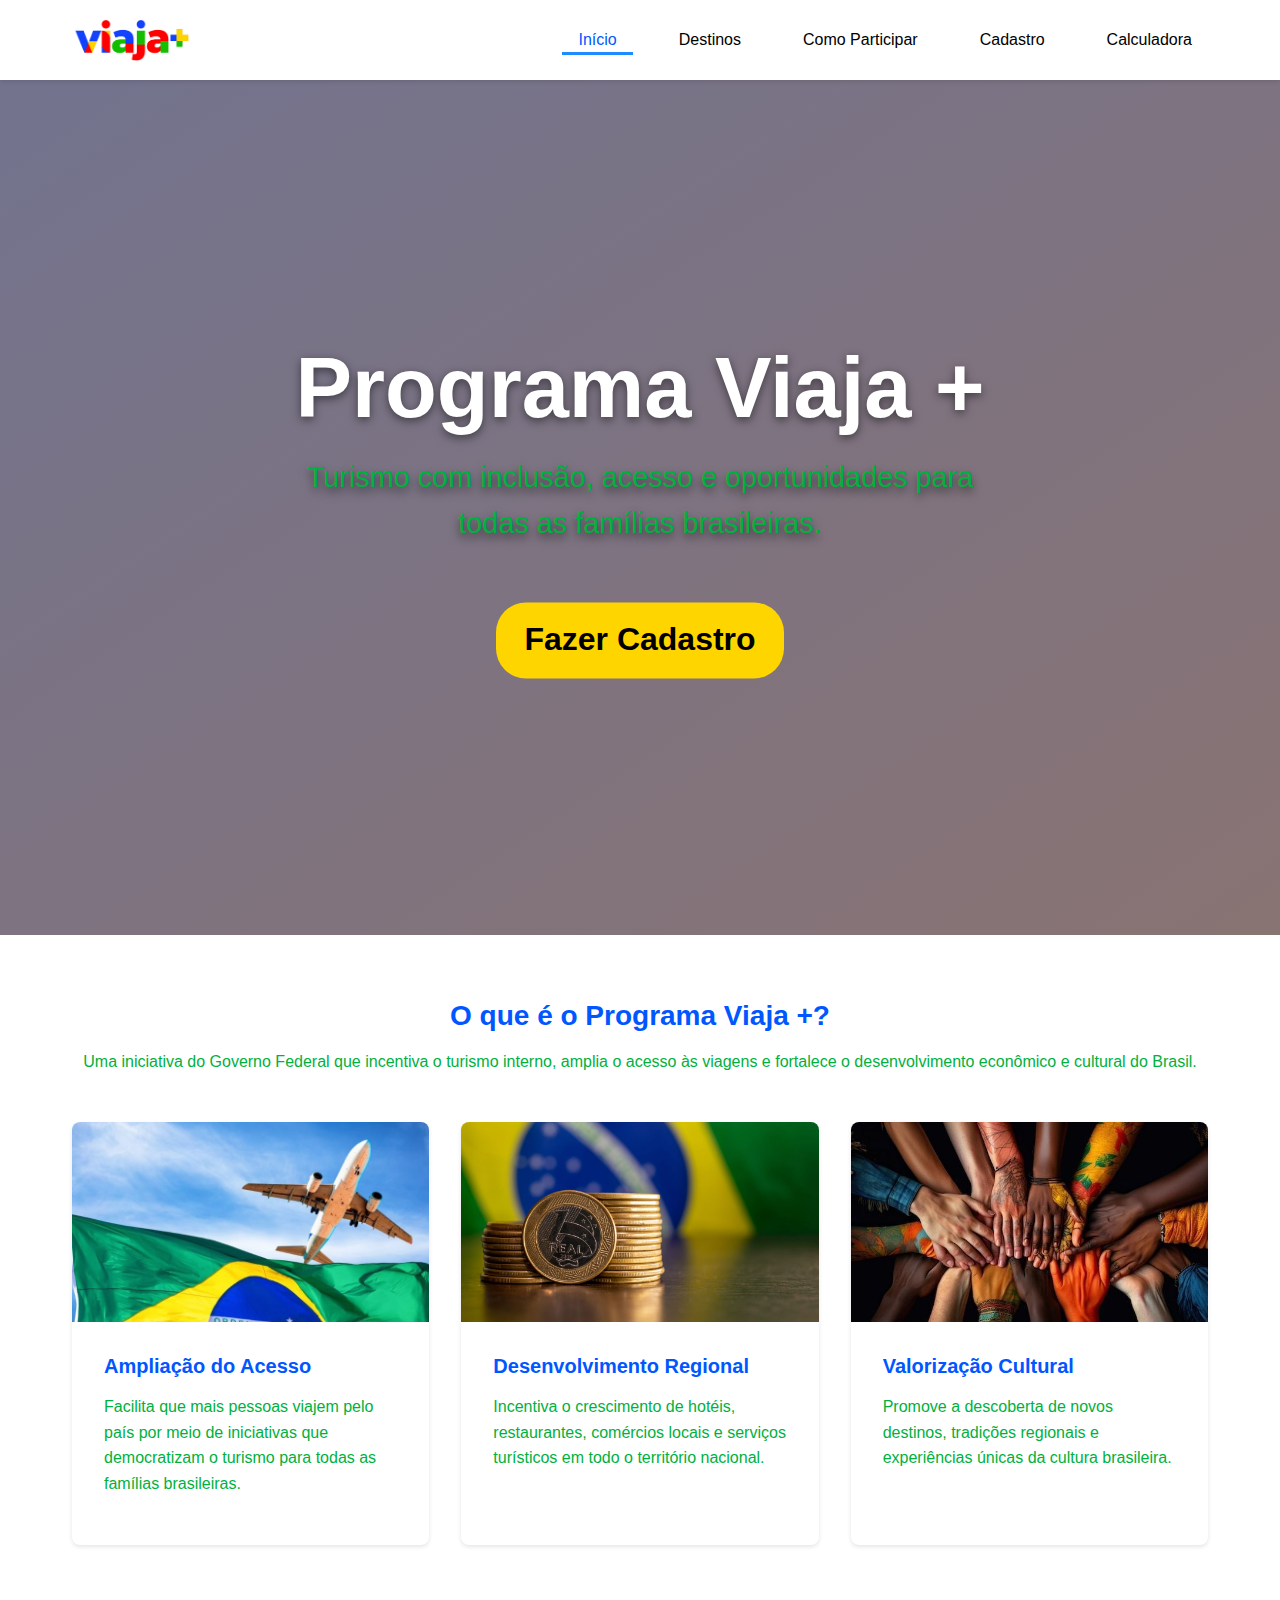
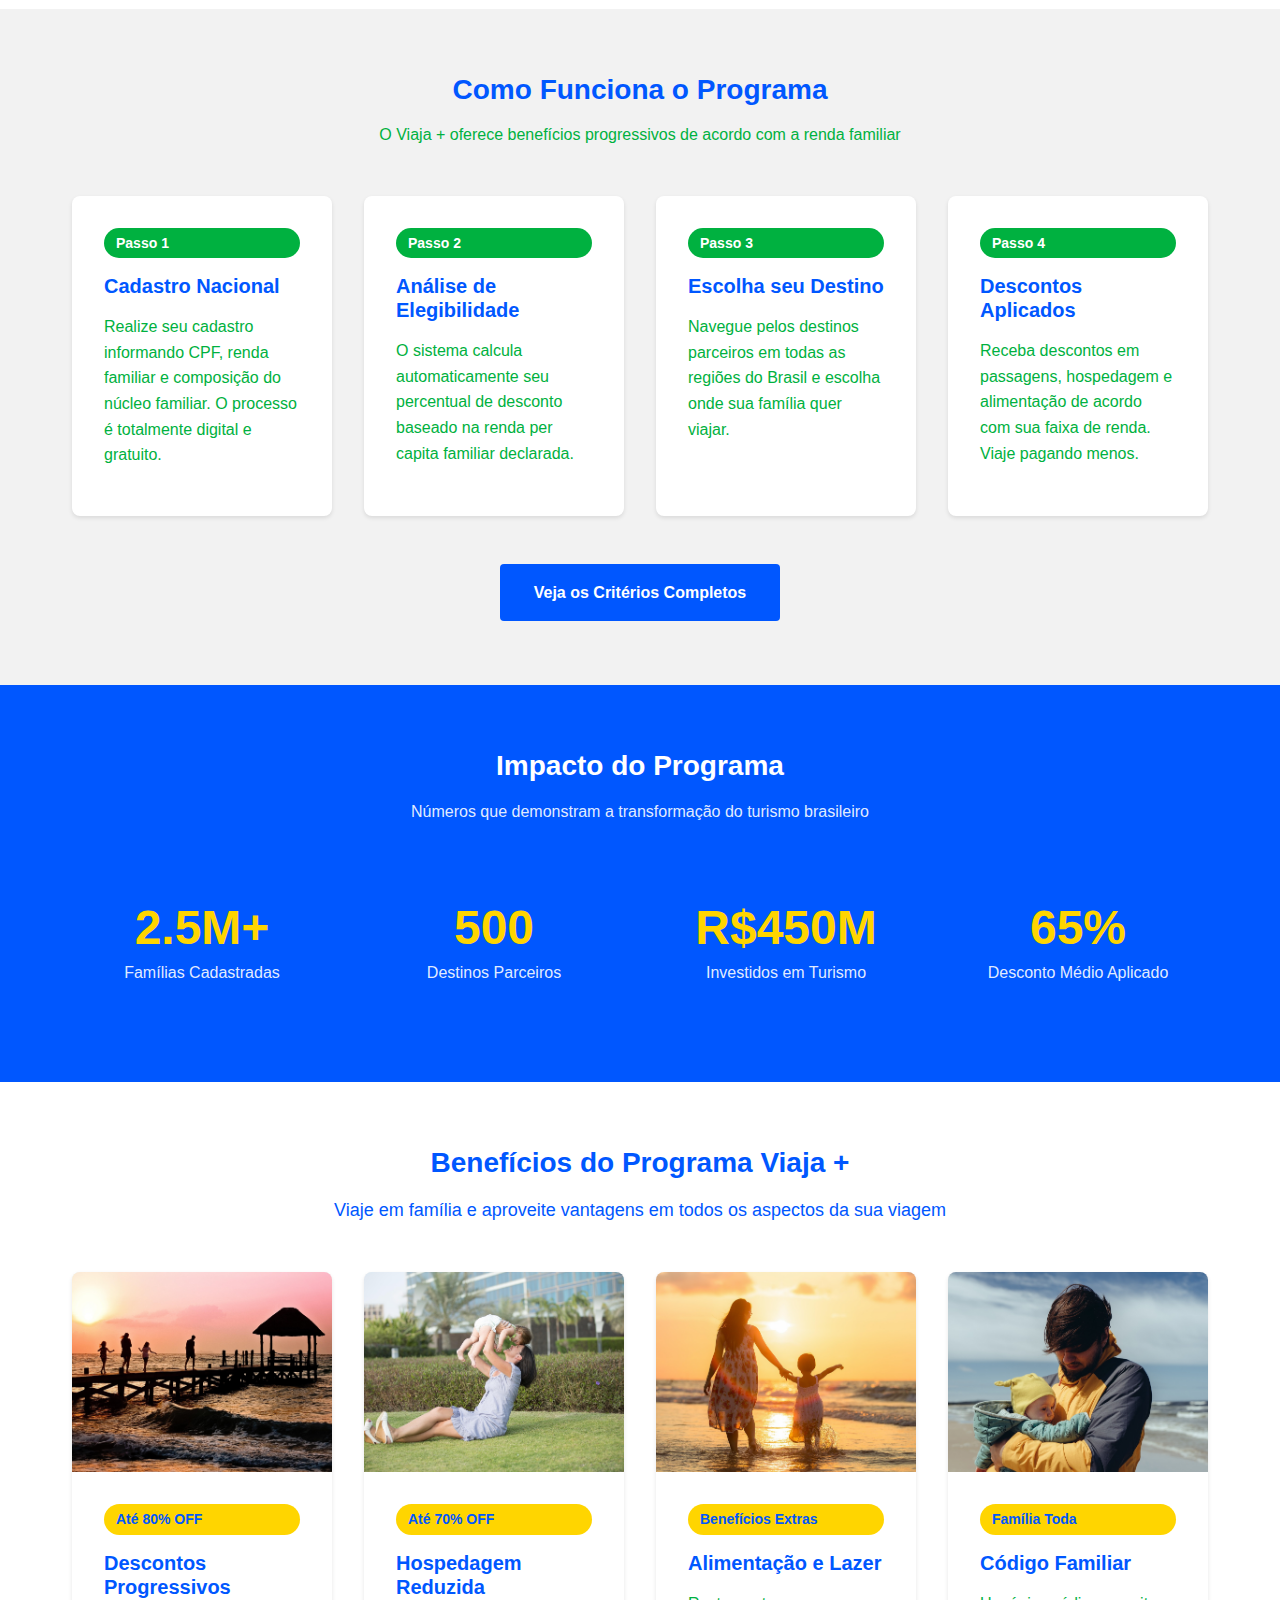
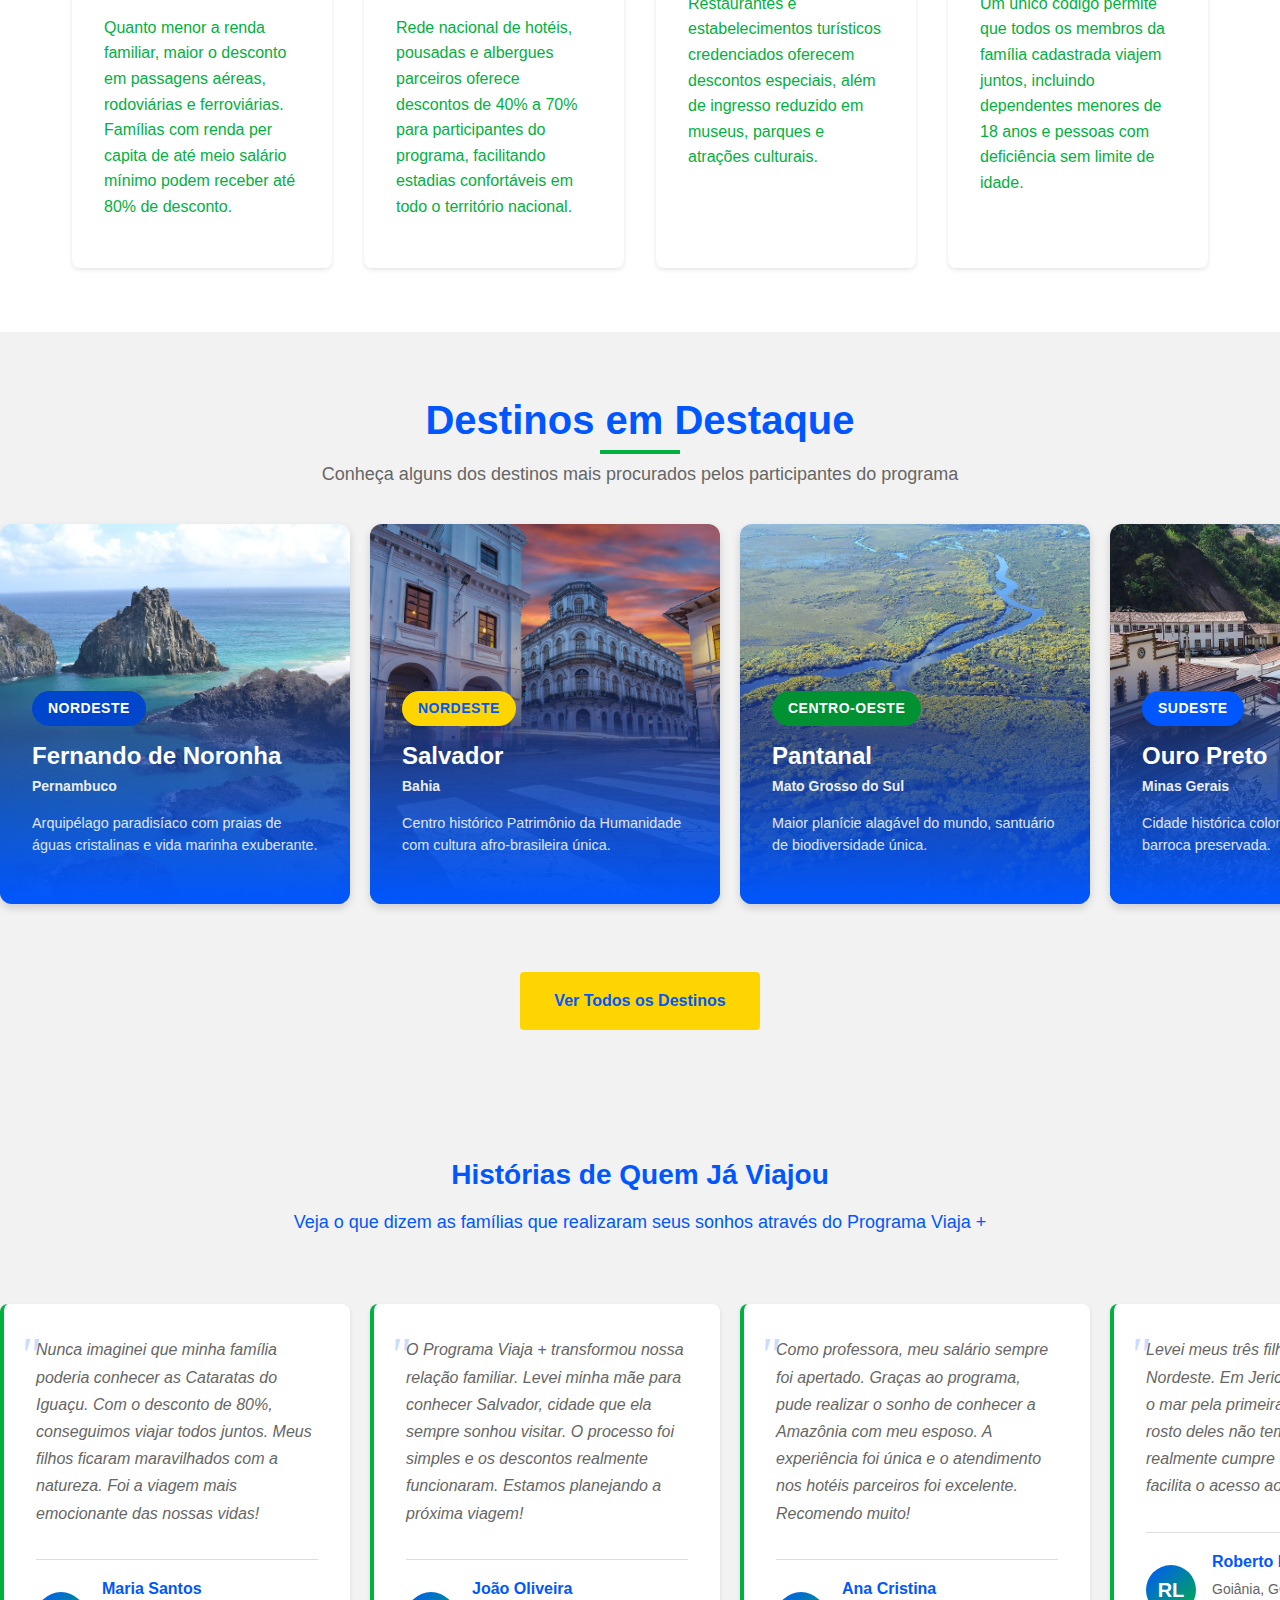
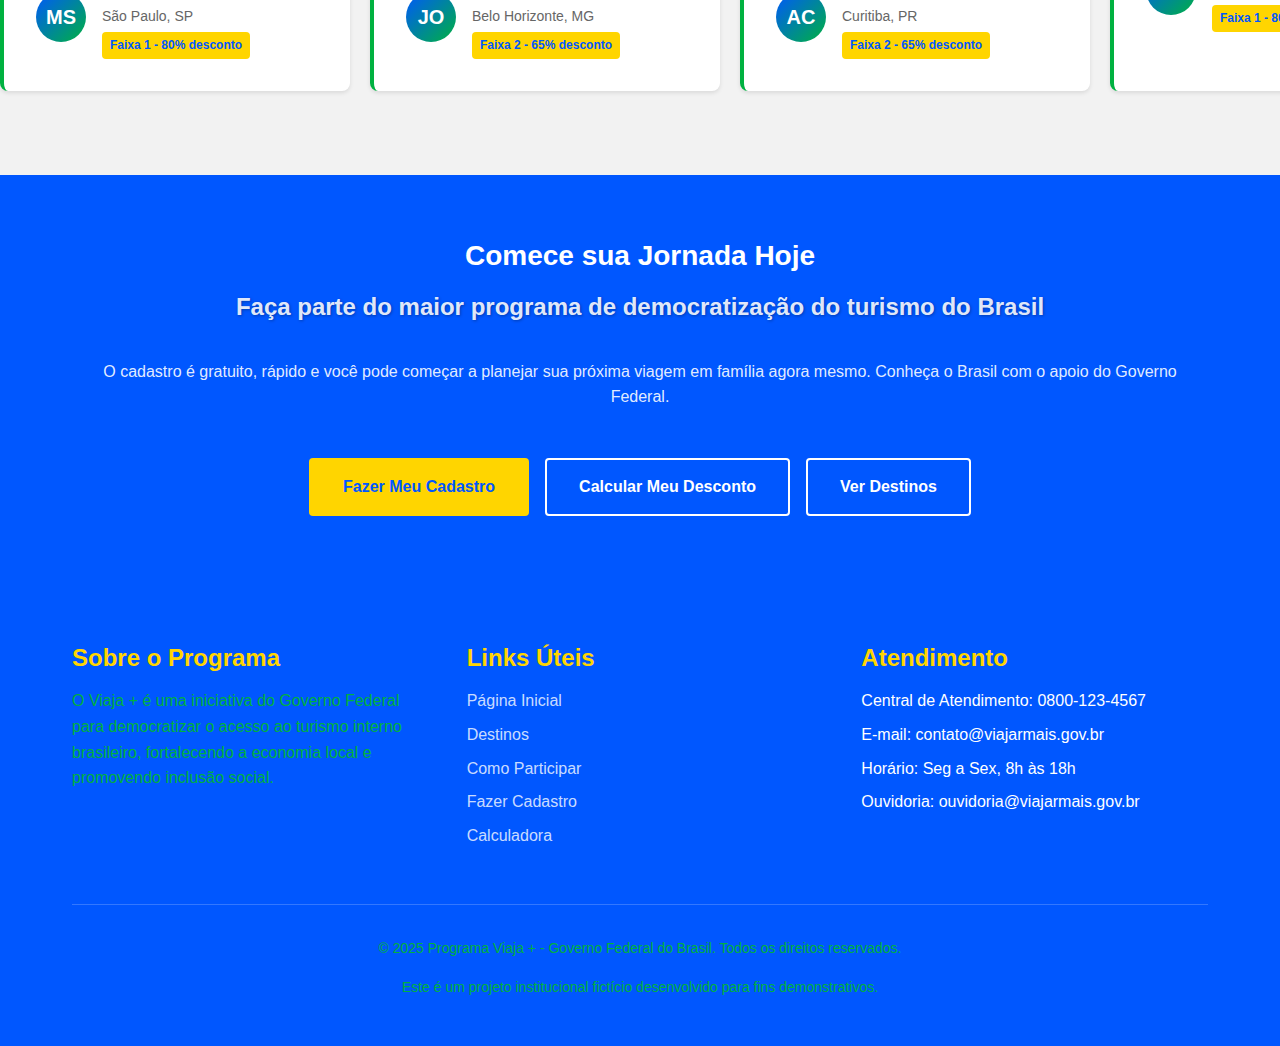
<file: index.html>
<!DOCTYPE html>
<html lang="pt-BR">
<head>
    <meta charset="UTF-8">
    <meta name="viewport" content="width=device-width, initial-scale=1.0">
    <meta name="description" content="Programa Viaja + - Democratizando o turismo interno brasileiro através de incentivos governamentais">
    <meta name="keywords" content="turismo, brasil, governo federal, viagem, desconto">
    <title>Programa Viaja + - Governo Federal do Brasil</title>
    <link rel="stylesheet" href="style.css">
</head>
<body>
    <header class="header">
    <div class="container header-container">

        <div class="logo">
            <div class="logo-imagem">
                <img src="./img/logo.png" alt="Viaja +" class="logo-programa">
            </div>
        </div>

        <nav class="nav-principal">
            <ul>
                <li><a href="index.html" class="ativo">Início</a></li>
                <li><a href="viagens.html">Destinos</a></li>
                <li><a href="como-participar.html">Como Participar</a></li>
                <li><a href="cadastro.html">Cadastro</a></li>
                <li><a href="calculadora.html">Calculadora</a></li>
            </ul>
        </nav>

    </div>
</header>


    <!-- Seção Hero Carousel -->
    <section class="hero-carousel">
        <div class="carousel-slide"><img src="./img/mapa.jpg" alt="Mapa do Brasil com destinos turísticos"></div>
        <div class="carousel-slide"><img src="./img/familia1.jpg" alt="Cristo Redentor - Rio de Janeiro"></div>
        <div class="carousel-slide"><img src="./img/teste2.jpg" alt="Fernando de Noronha - Praias paradisíacas"></div>
        <div class="carousel-slide"><img src="./img/familia2.jpg" alt="Floresta Amazônica"></div>

        <div class="hero-content">
            <h1>Programa Viaja +</h1>
            <p>Turismo com inclusão, acesso e oportunidades para todas as famílias brasileiras.</p>
            <a href="cadastro.html" class="hero-btn">Fazer Cadastro</a>
        </div>
    </section>

    <!-- Seção principal de conteúdo -->
    <main>
        <!-- Sobre o programa -->
        <section class="secao viajar-mais">
            <div class="container">
                <h2 class="texto-centralizado">O que é o Programa Viaja +?</h2>
                <p class="texto-centralizado mb-3">
                    Uma iniciativa do Governo Federal que incentiva o turismo interno,
                    amplia o acesso às viagens e fortalece o desenvolvimento econômico e cultural do Brasil.
                </p>
                
                <div class="grid grid-3">
                    <!-- Card 1 -->
                    <div class="card">
                        <div class="card-imagem">
                            <img src="./img/viagem.jpg" alt="Família brasileira viajando">
                        </div>
                        <div class="card-conteudo">
                            <h3 class="card-titulo">Ampliação do Acesso</h3>
                            <p class="card-texto">
                                Facilita que mais pessoas viajem pelo país por meio de iniciativas 
                                que democratizam o turismo para todas as famílias brasileiras.
                            </p>
                        </div>
                    </div>
                    
                    <!-- Card 2 -->
                    <div class="card">
                        <div class="card-imagem">
                            <img src="./img/moeda.jpg" alt="Desenvolvimento econômico local">
                        </div>
                        <div class="card-conteudo">
                            <h3 class="card-titulo">Desenvolvimento Regional</h3>
                            <p class="card-texto">
                                Incentiva o crescimento de hotéis, restaurantes, comércios locais 
                                e serviços turísticos em todo o território nacional.
                            </p>
                        </div>
                    </div>
                    
                    <!-- Card 3 -->
                    <div class="card">
                        <div class="card-imagem">
                            <img src="./img/valorização.jpg" alt="Cultura brasileira">
                        </div>
                        <div class="card-conteudo">
                            <h3 class="card-titulo">Valorização Cultural</h3>
                            <p class="card-texto">
                                Promove a descoberta de novos destinos, tradições regionais 
                                e experiências únicas da cultura brasileira.
                            </p>
                        </div>
                    </div>
                </div>
            </div>
        </section>

        <!-- Como funciona -->
        <section class="secao secao-cinza">
            <div class="container">
                <h2 class="texto-centralizado">Como Funciona o Programa</h2>
                <p class="texto-centralizado mb-3">
                    O Viaja + oferece benefícios progressivos de acordo com a renda familiar
                </p>
                
                <div class="grid grid-4">
                    <!-- Passo 1 -->
                    <div class="card">
                        <div class="card-conteudo">
                            <div class="card-badge">Passo 1</div>
                            <h4 class="card-titulo">Cadastro Nacional</h4>
                            <p class="card-texto">
                                Realize seu cadastro informando CPF, renda familiar e composição 
                                do núcleo familiar. O processo é totalmente digital e gratuito.
                            </p>
                        </div>
                    </div>
                    
                    <!-- Passo 2 -->
                    <div class="card">
                        <div class="card-conteudo">
                            <div class="card-badge">Passo 2</div>
                            <h4 class="card-titulo">Análise de Elegibilidade</h4>
                            <p class="card-texto">
                                O sistema calcula automaticamente seu percentual de desconto 
                                baseado na renda per capita familiar declarada.
                            </p>
                        </div>
                    </div>
                    
                    <!-- Passo 3 -->
                    <div class="card">
                        <div class="card-conteudo">
                            <div class="card-badge">Passo 3</div>
                            <h4 class="card-titulo">Escolha seu Destino</h4>
                            <p class="card-texto">
                                Navegue pelos destinos parceiros em todas as regiões do Brasil 
                                e escolha onde sua família quer viajar.
                            </p>
                        </div>
                    </div>
                    
                    <!-- Passo 4 -->
                    <div class="card">
                        <div class="card-conteudo">
                            <div class="card-badge">Passo 4</div>
                            <h4 class="card-titulo">Descontos Aplicados</h4>
                            <p class="card-texto">
                                Receba descontos em passagens, hospedagem e alimentação de acordo 
                                com sua faixa de renda. Viaje pagando menos.
                            </p>
                        </div>
                    </div>
                </div>
                
                <div class="texto-centralizado mt-3">
                    <a href="como-participar.html" class="btn btn-secundario">Veja os Critérios Completos</a>
                </div>
            </div>
        </section>

        <!-- Estatísticas -->
        <section class="secao secao-azul">
            <div class="container">
                <h2 class="texto-centralizado">Impacto do Programa</h2>
                <p class="texto-centralizado mb-3">
                    Números que demonstram a transformação do turismo brasileiro
                </p>
                
                <div class="estatisticas">
                    <div class="estatistica-item">
                        <div class="estatistica-numero">2.5M+</div>
                        <div class="estatistica-label">Famílias Cadastradas</div>
                    </div>
                    
                    <div class="estatistica-item">
                        <div class="estatistica-numero">500</div>
                        <div class="estatistica-label">Destinos Parceiros</div>
                    </div>
                    
                    <div class="estatistica-item">
                        <div class="estatistica-numero">R$450M</div>
                        <div class="estatistica-label">Investidos em Turismo</div>
                    </div>
                    
                    <div class="estatistica-item">
                        <div class="estatistica-numero">65%</div>
                        <div class="estatistica-label">Desconto Médio Aplicado</div>
                    </div>
                </div>
            </div>
        </section>

        <!-- Benefícios detalhados -->
        <section class="secao">
            <div class="container">
                <h2 class="texto-centralizado">Benefícios do Programa Viaja +</h2>
                <p class="texto-centralizado texto-destaque mb-3">
                    Viaje em família e aproveite vantagens em todos os aspectos da sua viagem
                </p>
                
                <div class="grid grid-3 mt-3">
                    <!-- Benefício 1 -->
                    <div class="card">
                        <div class="card-imagem">
                            <img src="./img/4.jpg" alt="Família viajando feliz">
                        </div>
                        <div class="card-conteudo">
                            <div class="card-badge" style="background-color: var(--cor-amarelo-brasil); color: var(--cor-azul-escuro);">Até 80% OFF</div>
                            <h3 class="card-titulo">Descontos Progressivos</h3>
                            <p class="card-texto">
                                Quanto menor a renda familiar, maior o desconto em passagens aéreas, 
                                rodoviárias e ferroviárias. Famílias com renda per capita de até 
                                meio salário mínimo podem receber até 80% de desconto.
                            </p>
                        </div>
                    </div>
                    
                    <!-- Benefício 2 -->
                    <div class="card">
                        <div class="card-imagem">
                            <img src="./img/1.jpg" alt="Família em hospedagem">
                        </div>
                        <div class="card-conteudo">
                            <div class="card-badge" style="background-color: var(--cor-amarelo-brasil); color: var(--cor-azul-escuro);">Até 70% OFF</div>
                            <h3 class="card-titulo">Hospedagem Reduzida</h3>
                            <p class="card-texto">
                                Rede nacional de hotéis, pousadas e albergues parceiros oferece 
                                descontos de 40% a 70% para participantes do programa, facilitando 
                                estadias confortáveis em todo o território nacional.
                            </p>
                        </div>
                    </div>
                    
                    <!-- Benefício 3 -->
                    <div class="card">
                        <div class="card-imagem">
                            <img src="./img/2.jpg" alt="Família em experiências turísticas">
                        </div>
                        <div class="card-conteudo">
                            <div class="card-badge" style="background-color: var(--cor-amarelo-brasil); color: var(--cor-azul-escuro);">Benefícios Extras</div>
                            <h3 class="card-titulo">Alimentação e Lazer</h3>
                            <p class="card-texto">
                                Restaurantes e estabelecimentos turísticos credenciados oferecem 
                                descontos especiais, além de ingresso reduzido em museus, parques 
                                e atrações culturais.
                            </p>
                        </div>
                    </div>
                    
                    <!-- Benefício 4 -->
                    <div class="card">
                        <div class="card-imagem">
                            <img src="./img/3.jpg" alt="Família unida viajando">
                        </div>
                        <div class="card-conteudo">
                            <div class="card-badge" style="background-color: var(--cor-amarelo-brasil); color: var(--cor-azul-escuro);">Família Toda</div>
                            <h3 class="card-titulo">Código Familiar</h3>
                            <p class="card-texto">
                                Um único código permite que todos os membros da família cadastrada 
                                viajem juntos, incluindo dependentes menores de 18 anos e pessoas 
                                com deficiência sem limite de idade.
                            </p>
                        </div>
                    </div>
                    
                   
                    </div>
                </div>
            </div>
        </section>

        <!-- Destinos em Destaque -->
        <section class="secao secao-cinza destinos-carousel">
            <div class="container">
                <div class="secao-titulo-destaque">
                    <h2>Destinos em Destaque</h2>
                    <p>Conheça alguns dos destinos mais procurados pelos participantes do programa</p>
                </div>
            </div>
                
            <div class="carousel-container">
                <!-- Fernando de Noronha -->
                <div class="destino-card">
                        <img src="./img/fernando.jpg" alt="Fernando de Noronha" class="destino-card-imagem">
                        <div class="destino-card-overlay">
                            <span class="destino-categoria praias">NORDESTE</span>
                            <h3 class="destino-nome">Fernando de Noronha</h3>
                            <p class="destino-estado">Pernambuco</p>
                            <p class="destino-descricao">
                                Arquipélago paradisíaco com praias de águas cristalinas e vida marinha exuberante.
                            </p>
                        </div>
                    </div>
                    
                    <!-- Salvador -->
                    <div class="destino-card">
                        <img src="./img/salva.jpg" alt="Salvador" class="destino-card-imagem">
                        <div class="destino-card-overlay">
                            <span class="destino-categoria cultura">NORDESTE</span>
                            <h3 class="destino-nome">Salvador</h3>
                            <p class="destino-estado">Bahia</p>
                            <p class="destino-descricao">
                                Centro histórico Patrimônio da Humanidade com cultura afro-brasileira única.
                            </p>
                        </div>
                    </div>
                    
                    <!-- Pantanal -->
                    <div class="destino-card">
                        <img src="./img/pantanal.jpg" alt="Pantanal" class="destino-card-imagem">
                        <div class="destino-card-overlay">
                            <span class="destino-categoria natureza">CENTRO-OESTE</span>
                            <h3 class="destino-nome">Pantanal</h3>
                            <p class="destino-estado">Mato Grosso do Sul</p>
                            <p class="destino-descricao">
                                Maior planície alagável do mundo, santuário de biodiversidade única.
                            </p>
                        </div>
                    </div>
                    
                    <!-- Ouro Preto -->
                    <div class="destino-card">
                        <img src="./img/ouro1.jpg" alt="Ouro Preto" class="destino-card-imagem">
                        <div class="destino-card-overlay">
                            <span class="destino-categoria historia">SUDESTE</span>
                            <h3 class="destino-nome">Ouro Preto</h3>
                            <p class="destino-estado">Minas Gerais</p>
                            <p class="destino-descricao">
                                Cidade histórica colonial com arquitetura barroca preservada.
                            </p>
                        </div>
                    </div>
                    
                    <!-- Amazônia -->
                    <div class="destino-card">
                        <img src="./img/floresta.jpg" alt="Amazônia" class="destino-card-imagem">
                        <div class="destino-card-overlay">
                            <span class="destino-categoria ecoturismo">NORTE</span>
                            <h3 class="destino-nome">Floresta Amazônica</h3>
                            <p class="destino-estado">Amazonas</p>
                            <p class="destino-descricao">
                                Maior floresta tropical do planeta com biodiversidade incomparável.
                            </p>
                        </div>
                    </div>
                    
                    <!-- Cataratas do Iguaçu -->
                    <div class="destino-card">
                        <img src="./img/Foz.jpg" alt="Cataratas do Iguaçu" class="destino-card-imagem">
                        <div class="destino-card-overlay">
                            <span class="destino-categoria natureza">SUL</span>
                            <h3 class="destino-nome">Cataratas do Iguaçu</h3>
                            <p class="destino-estado">Paraná</p>
                            <p class="destino-descricao">
                                Uma das maiores quedas d'água do mundo, Patrimônio Natural da Humanidade.
                            </p>
                        </div>
                </div>
            </div>

            
                
            <div class="container">
                <div class="texto-centralizado mt-3">
                    <a href="viagens.html" class="btn btn-amarelo">Ver Todos os Destinos</a>
                </div>
            </div>
        </section>

        <!-- Depoimentos de participantes -->
        <section class="secao secao-cinza depoimentos-carousel">
            <div class="container">
                <h2 class="texto-centralizado">Histórias de Quem Já Viajou</h2>
                <p class="texto-centralizado texto-destaque mb-3">
                    Veja o que dizem as famílias que realizaram seus sonhos através do Programa Viaja +
                </p>
            </div>
                
            <div class="carousel-container">
                    <!-- Depoimento 1 -->
                    <div class="depoimento">
                        <p class="depoimento-texto">
                            Nunca imaginei que minha família poderia conhecer as Cataratas do Iguaçu. 
                            Com o desconto de 80%, conseguimos viajar todos juntos. Meus filhos ficaram 
                            maravilhados com a natureza. Foi a viagem mais emocionante das nossas vidas!
                        </p>
                        <div class="depoimento-autor">
                            <div class="depoimento-avatar">MS</div>
                            <div class="depoimento-info">
                                <div class="depoimento-nome">Maria Santos</div>
                                <div class="depoimento-localizacao">São Paulo, SP</div>
                                <div class="depoimento-badge">Faixa 1 - 80% desconto</div>
                            </div>
                        </div>
                    </div>
                    
                    <!-- Depoimento 2 -->
                    <div class="depoimento">
                        <p class="depoimento-texto">
                            O Programa Viaja + transformou nossa relação familiar. Levei minha mãe 
                            para conhecer Salvador, cidade que ela sempre sonhou visitar. O processo foi 
                            simples e os descontos realmente funcionaram. Estamos planejando a próxima viagem!
                        </p>
                        <div class="depoimento-autor">
                            <div class="depoimento-avatar">JO</div>
                            <div class="depoimento-info">
                                <div class="depoimento-nome">João Oliveira</div>
                                <div class="depoimento-localizacao">Belo Horizonte, MG</div>
                                <div class="depoimento-badge">Faixa 2 - 65% desconto</div>
                            </div>
                        </div>
                    </div>
                    
                    <!-- Depoimento 3 -->
                    <div class="depoimento">
                        <p class="depoimento-texto">
                            Como professora, meu salário sempre foi apertado. Graças ao programa, pude 
                            realizar o sonho de conhecer a Amazônia com meu esposo. A experiência foi 
                            única e o atendimento nos hotéis parceiros foi excelente. Recomendo muito!
                        </p>
                        <div class="depoimento-autor">
                            <div class="depoimento-avatar">AC</div>
                            <div class="depoimento-info">
                                <div class="depoimento-nome">Ana Cristina</div>
                                <div class="depoimento-localizacao">Curitiba, PR</div>
                                <div class="depoimento-badge">Faixa 2 - 65% desconto</div>
                            </div>
                        </div>
                    </div>
                    
                    <!-- Depoimento 4 -->
                    <div class="depoimento">
                        <p class="depoimento-texto">
                            Levei meus três filhos para conhecer o Nordeste. Em Jericoacoara, eles viram 
                            o mar pela primeira vez. A alegria no rosto deles não tem preço. O programa 
                            realmente cumpre o que promete e facilita o acesso ao turismo para todos.
                        </p>
                        <div class="depoimento-autor">
                            <div class="depoimento-avatar">RL</div>
                            <div class="depoimento-info">
                                <div class="depoimento-nome">Roberto Lima</div>
                                <div class="depoimento-localizacao">Goiânia, GO</div>
                                <div class="depoimento-badge">Faixa 1 - 80% desconto</div>
                            </div>
                        </div>
                    </div>
                    
                    <!-- Depoimento 5 -->
                    <div class="depoimento">
                        <p class="depoimento-texto">
                            Sou aposentada e sempre tive vontade de viajar, mas achava impossível. 
                            O Viaja + me deu essa oportunidade. Já conheci Ouro Preto, Gramado 
                            e Bonito. Cada viagem foi especial e segura. Obrigada, Governo Federal!
                        </p>
                        <div class="depoimento-autor">
                            <div class="depoimento-avatar">LC</div>
                            <div class="depoimento-info">
                                <div class="depoimento-nome">Lucia Costa</div>
                                <div class="depoimento-localizacao">Recife, PE</div>
                                <div class="depoimento-badge">Faixa 2 - 65% desconto</div>
                            </div>
                        </div>
                    </div>
                    
                    <!-- Depoimento 6 -->
                    <div class="depoimento">
                        <p class="depoimento-texto">
                            Minha família participou do programa e visitamos o Pantanal. Ver os animais 
                            na natureza foi educativo para as crianças. O desconto de 50% tornou viável 
                            uma viagem que parecia cara demais. Voltaremos com certeza!
                        </p>
                        <div class="depoimento-autor">
                            <div class="depoimento-avatar">CF</div>
                            <div class="depoimento-info">
                                <div class="depoimento-nome">Carlos Ferreira</div>
                                <div class="depoimento-localizacao">Rio de Janeiro, RJ</div>
                                <div class="depoimento-badge">Faixa 3 - 50% desconto</div>
                            </div>
                        </div>
                </div>
            </div>
                
            
            </div>
        </section>

        <!-- Call to action final -->
        <section class="secao secao-azul">
            <div class="container texto-centralizado">
                <h2>Comece sua Jornada Hoje</h2>
                <p class="hero-subtitulo">
                    Faça parte do maior programa de democratização do turismo do Brasil
                </p>
                <p class="mb-3" style="color: rgba(255, 255, 255, 0.9);">
                    O cadastro é gratuito, rápido e você pode começar a planejar sua próxima 
                    viagem em família agora mesmo. Conheça o Brasil com o apoio do Governo Federal.
                </p>
                <div class="btn-grupo">
                    <a href="cadastro.html" class="btn btn-amarelo">Fazer Meu Cadastro</a>
                    <a href="calculadora.html" class="btn btn-outline">Calcular Meu Desconto</a>
                    <a href="viagens.html" class="btn btn-outline">Ver Destinos</a>
                </div>
            </div>
        </section>
    </main>

    <!-- Rodapé -->
    <footer class="footer">
        <div class="container">
            <div class="footer-conteudo">
                <!-- Sobre -->
                <div class="footer-secao">
                    <h3>Sobre o Programa</h3>
                    <p>
                        O Viaja + é uma iniciativa do Governo Federal para democratizar 
                        o acesso ao turismo interno brasileiro, fortalecendo a economia local 
                        e promovendo inclusão social.
                    </p>
                </div>
                
                <!-- Links úteis -->
                <div class="footer-secao">
                    <h3>Links Úteis</h3>
                    <ul>
                        <li><a href="index.html">Página Inicial</a></li>
                        <li><a href="viagens.html">Destinos</a></li>
                        <li><a href="como-participar.html">Como Participar</a></li>
                        <li><a href="cadastro.html">Fazer Cadastro</a></li>
                        <li><a href="calculadora.html">Calculadora</a></li>
                    </ul>
                </div>
                
                <!-- Contato -->
                <div class="footer-secao">
                    <h3>Atendimento</h3>
                    <ul>
                        <li>Central de Atendimento: 0800-123-4567</li>
                        <li>E-mail: contato@viajarmais.gov.br</li>
                        <li>Horário: Seg a Sex, 8h às 18h</li>
                        <li>Ouvidoria: ouvidoria@viajarmais.gov.br</li>
                    </ul>
                </div>
            </div>
            
            <div class="footer-bottom">
                <p>&copy; 2025 Programa Viaja + - Governo Federal do Brasil. Todos os direitos reservados.</p>
                <p>Este é um projeto institucional fictício desenvolvido para fins demonstrativos.</p>
            </div>
        </div>
    </footer>
</body>
</html>
</file>
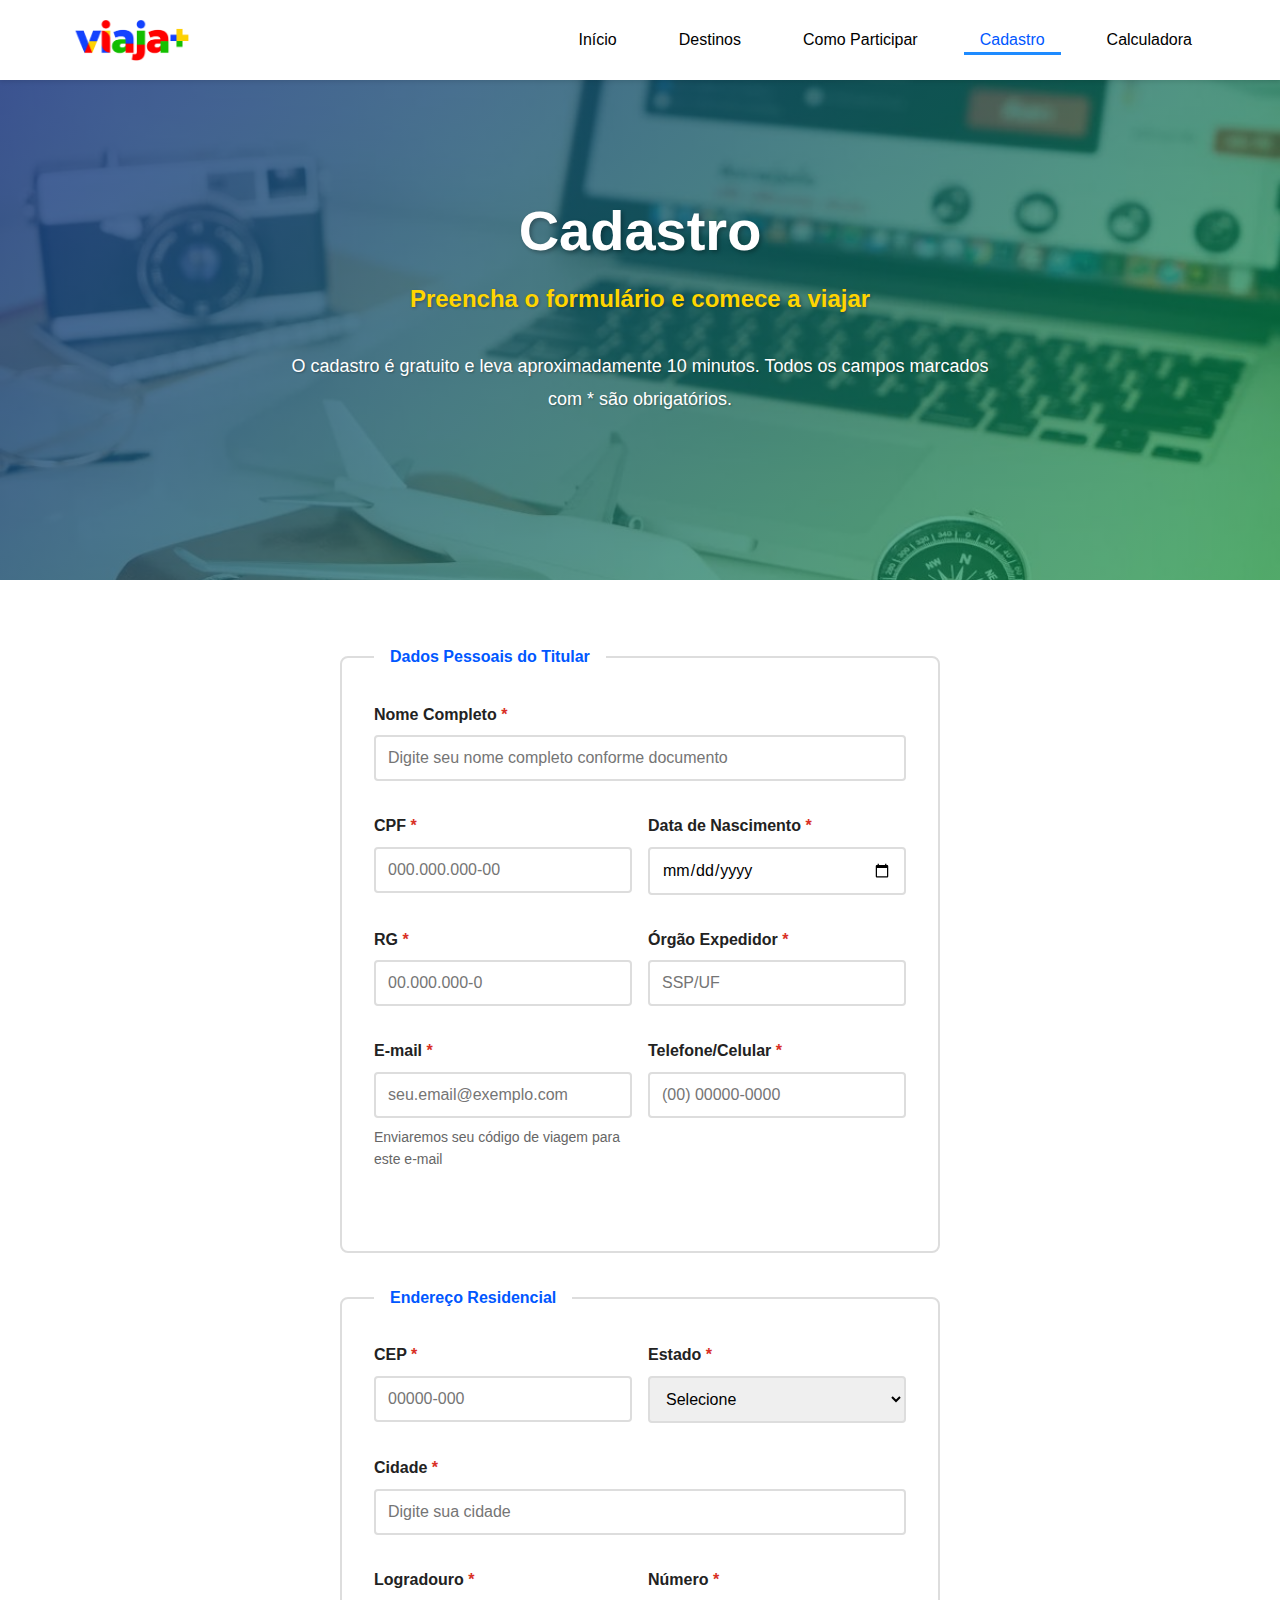
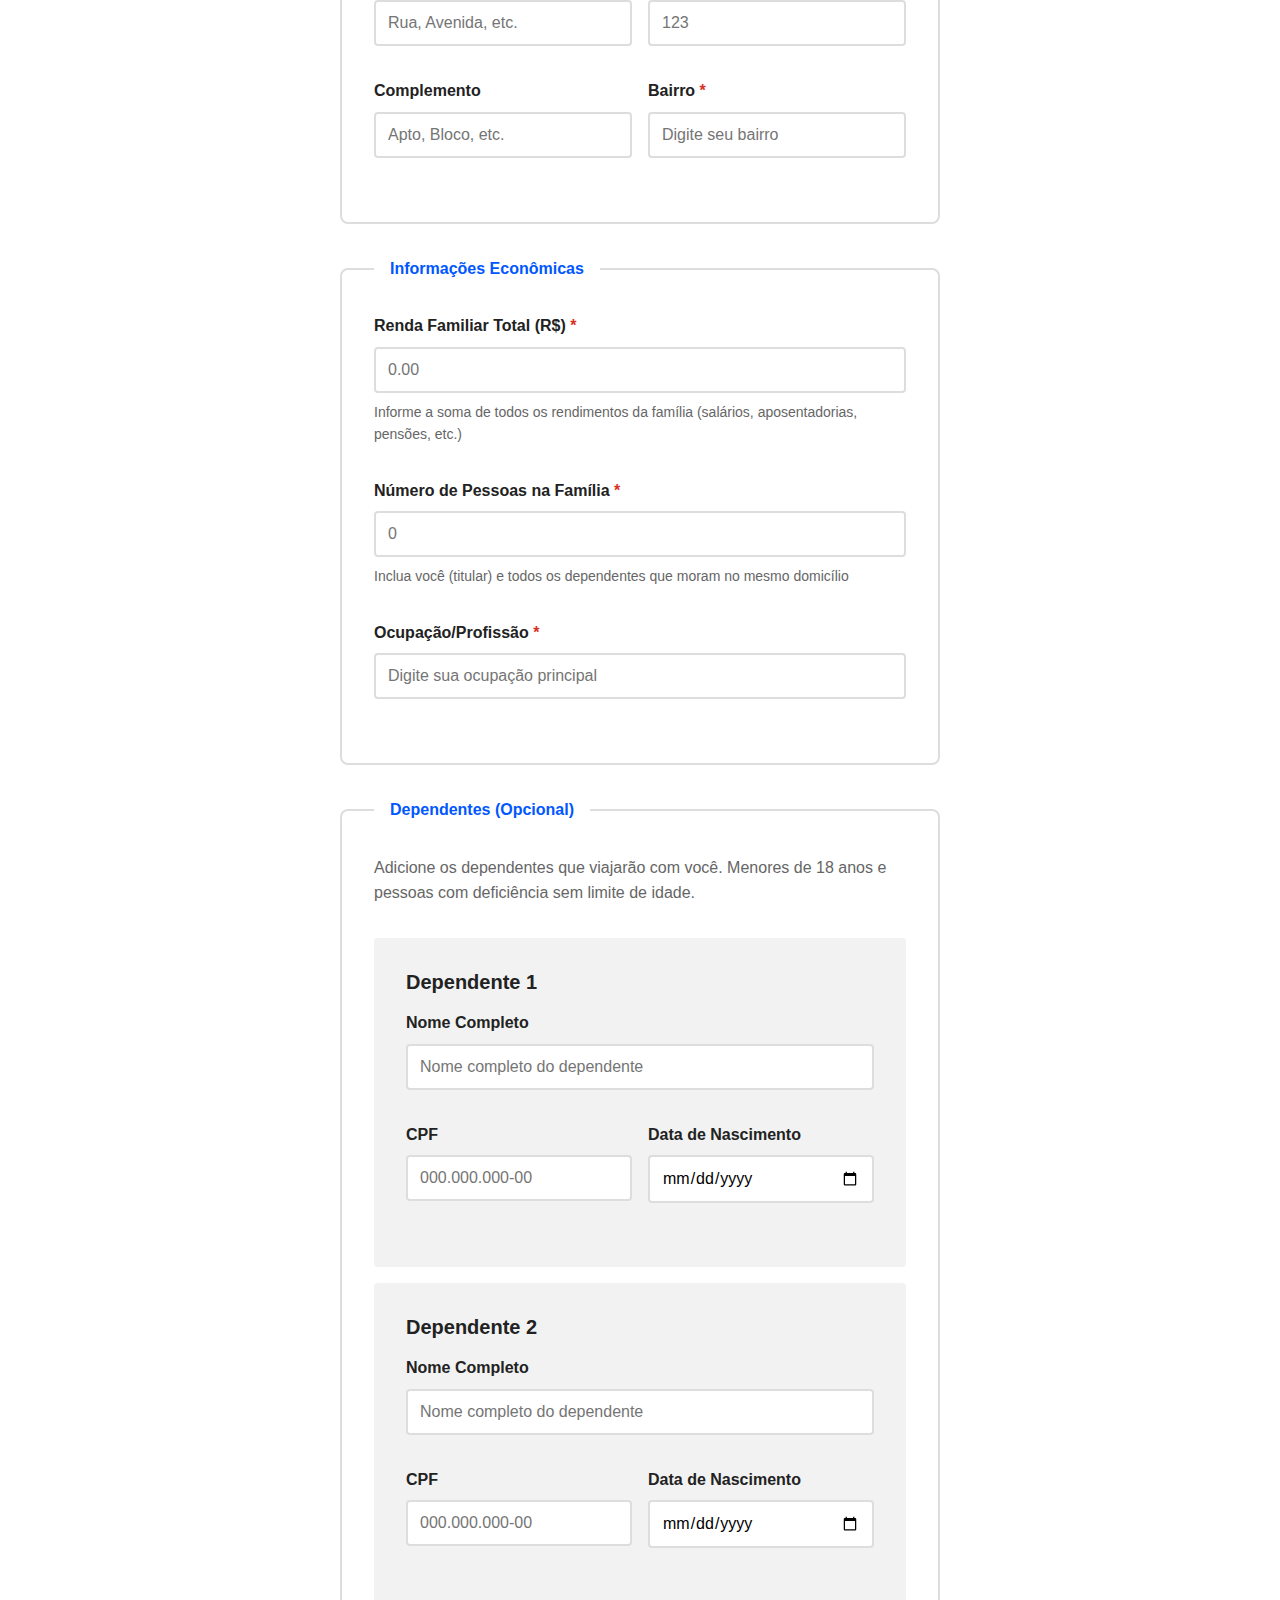
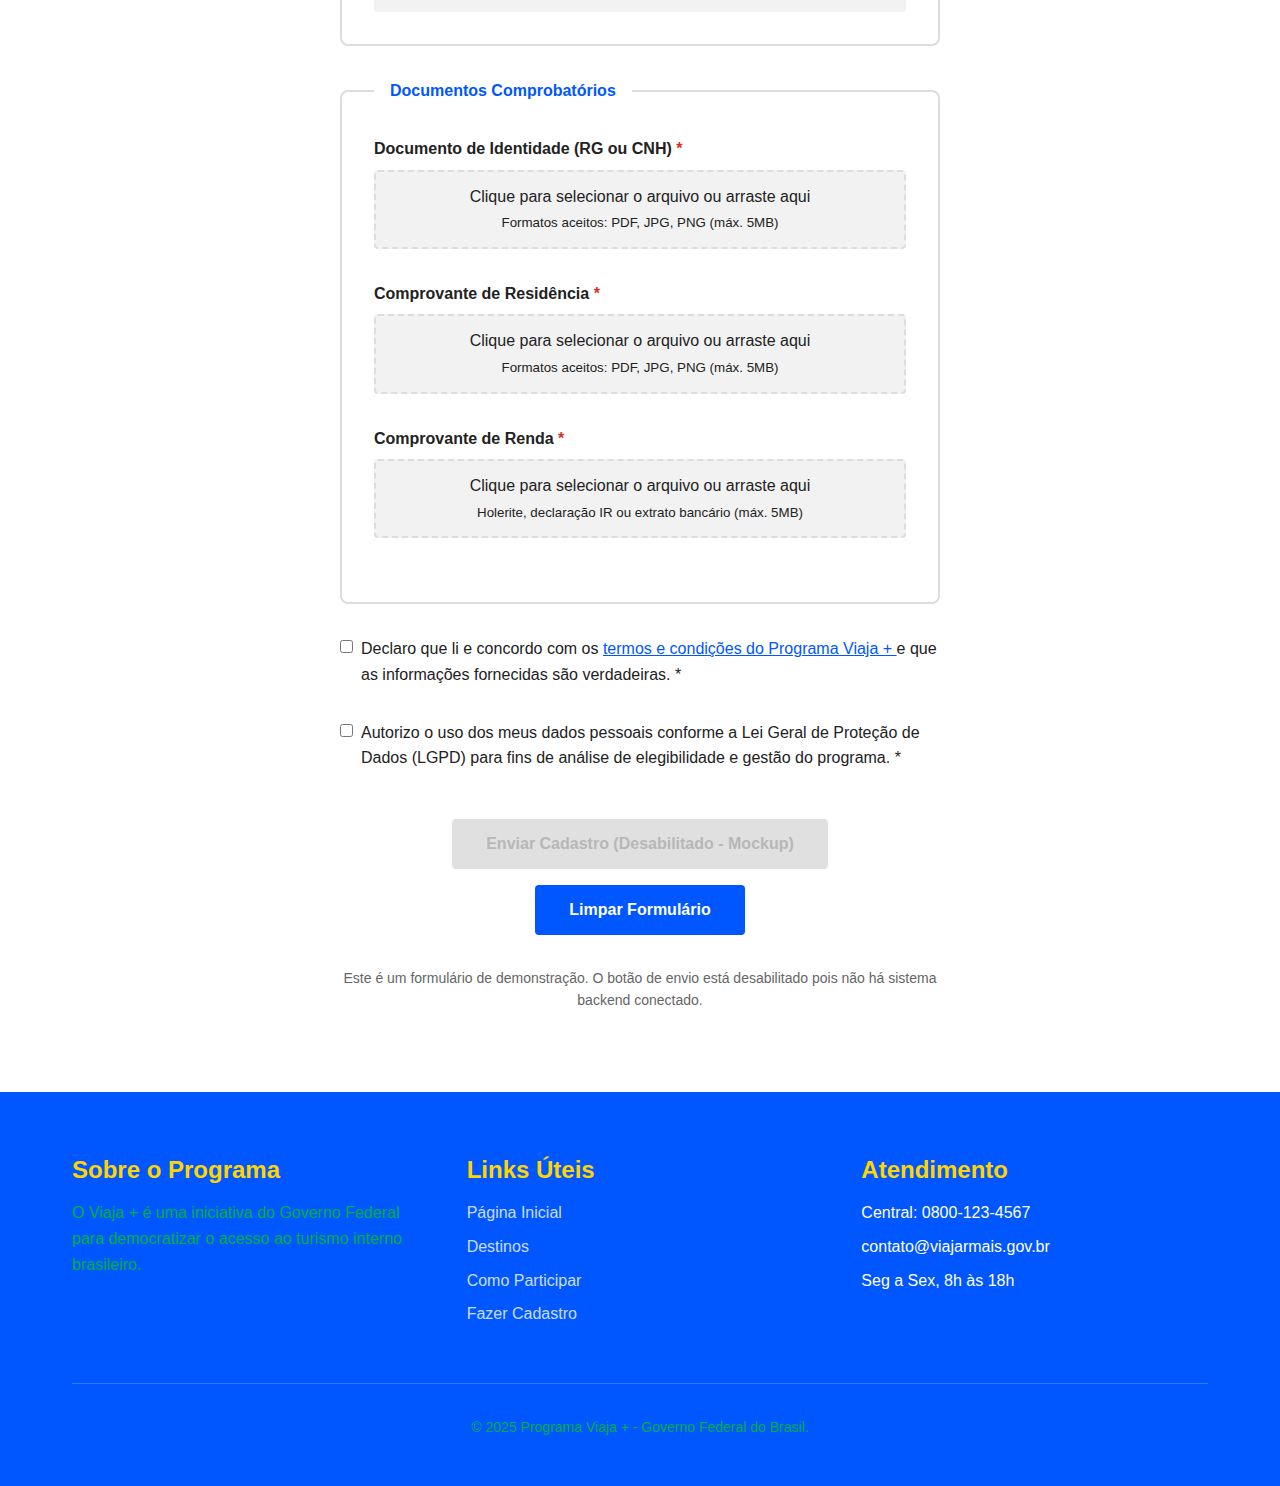
<file: cadastro.html>
<!DOCTYPE html>
<html lang="pt-BR">
<head>
    <meta charset="UTF-8">
    <meta name="viewport" content="width=device-width, initial-scale=1.0">
    <meta name="description" content="Faça seu cadastro no Programa Viaja + e comece a viajar com descontos">
    <title>Cadastro - Programa Viaja +</title>
    <link rel="stylesheet" href="style.css">
</head>
<body>
    <!-- Cabeçalho -->
    <header class="header">
        <div class="container header-container">
            <div class="logo">
                <div class="logo-imagem">
                    <img src="./img/logo.png" alt="Viaja +" class="logo-programa">
                </div>
            </div>
            
            <nav class="nav-principal">
                <ul>
                    <li><a href="index.html">Início</a></li>
                    <li><a href="viagens.html">Destinos</a></li>
                    <li><a href="como-participar.html">Como Participar</a></li>
                    <li><a href="cadastro.html" class="ativo">Cadastro</a></li>
                    <li><a href="calculadora.html">Calculadora</a></li>
                </ul>
            </nav>
        </div>
    </header>

    <!-- Conteúdo principal -->
    <main>
        <!-- Cabeçalho da página -->
        <section class="hero-background" style="background-image: url('./img/cadastro.jpg');">
            <div class="hero-conteudo">
                <h1 class="hero-titulo">Cadastro</h1>
                <p class="hero-subtitulo">
                    Preencha o formulário e comece a viajar
                </p>
                <p class="hero-descricao">
                    O cadastro é gratuito e leva aproximadamente 10 minutos. 
                    Todos os campos marcados com * são obrigatórios.
                </p>
            </div>
        </section>

        <!-- Formulário de cadastro -->
        <section class="secao">
            <div class="container">
               
                
                <form class="formulario">
                    <!-- Dados Pessoais -->
                    <fieldset style="border: 2px solid var(--cor-borda); padding: var(--espacamento-md); margin-bottom: var(--espacamento-md); border-radius: 8px;">
                        <legend style="padding: 0 var(--espacamento-sm); font-weight: 700; color: var(--cor-azul-escuro);">Dados Pessoais do Titular</legend>
                        
                        <div class="form-grupo">
                            <label for="nome-completo" class="form-label">
                                Nome Completo <span class="obrigatorio">*</span>
                            </label>
                            <input 
                                type="text" 
                                id="nome-completo" 
                                name="nome-completo" 
                                class="form-input" 
                                placeholder="Digite seu nome completo conforme documento"
                                required
                            >
                        </div>
                        
                        <div class="form-row">
                            <div class="form-grupo">
                                <label for="cpf" class="form-label">
                                    CPF <span class="obrigatorio">*</span>
                                </label>
                                <input 
                                    type="text" 
                                    id="cpf" 
                                    name="cpf" 
                                    class="form-input" 
                                    placeholder="000.000.000-00"
                                    maxlength="14"
                                    required
                                >
                            </div>
                            
                            <div class="form-grupo">
                                <label for="data-nascimento" class="form-label">
                                    Data de Nascimento <span class="obrigatorio">*</span>
                                </label>
                                <input 
                                    type="date" 
                                    id="data-nascimento" 
                                    name="data-nascimento" 
                                    class="form-input"
                                    required
                                >
                            </div>
                        </div>
                        
                        <div class="form-row">
                            <div class="form-grupo">
                                <label for="rg" class="form-label">
                                    RG <span class="obrigatorio">*</span>
                                </label>
                                <input 
                                    type="text" 
                                    id="rg" 
                                    name="rg" 
                                    class="form-input" 
                                    placeholder="00.000.000-0"
                                    required
                                >
                            </div>
                            
                            <div class="form-grupo">
                                <label for="orgao-expedidor" class="form-label">
                                    Órgão Expedidor <span class="obrigatorio">*</span>
                                </label>
                                <input 
                                    type="text" 
                                    id="orgao-expedidor" 
                                    name="orgao-expedidor" 
                                    class="form-input" 
                                    placeholder="SSP/UF"
                                    required
                                >
                            </div>
                        </div>
                        
                        <div class="form-row">
                            <div class="form-grupo">
                                <label for="email" class="form-label">
                                    E-mail <span class="obrigatorio">*</span>
                                </label>
                                <input 
                                    type="email" 
                                    id="email" 
                                    name="email" 
                                    class="form-input" 
                                    placeholder="seu.email@exemplo.com"
                                    required
                                >
                                <p class="form-ajuda">Enviaremos seu código de viagem para este e-mail</p>
                            </div>
                            
                            <div class="form-grupo">
                                <label for="telefone" class="form-label">
                                    Telefone/Celular <span class="obrigatorio">*</span>
                                </label>
                                <input 
                                    type="tel" 
                                    id="telefone" 
                                    name="telefone" 
                                    class="form-input" 
                                    placeholder="(00) 00000-0000"
                                    required
                                >
                            </div>
                        </div>
                    </fieldset>
                    
                    <!-- Endereço -->
                    <fieldset style="border: 2px solid var(--cor-borda); padding: var(--espacamento-md); margin-bottom: var(--espacamento-md); border-radius: 8px;">
                        <legend style="padding: 0 var(--espacamento-sm); font-weight: 700; color: var(--cor-azul-escuro);">Endereço Residencial</legend>
                        
                        <div class="form-row">
                            <div class="form-grupo">
                                <label for="cep" class="form-label">
                                    CEP <span class="obrigatorio">*</span>
                                </label>
                                <input 
                                    type="text" 
                                    id="cep" 
                                    name="cep" 
                                    class="form-input" 
                                    placeholder="00000-000"
                                    maxlength="9"
                                    required
                                >
                            </div>
                            
                            <div class="form-grupo">
                                <label for="estado" class="form-label">
                                    Estado <span class="obrigatorio">*</span>
                                </label>
                                <select id="estado" name="estado" class="form-select" required>
                                    <option value="">Selecione</option>
                                    <option value="AC">Acre</option>
                                    <option value="AL">Alagoas</option>
                                    <option value="AP">Amapá</option>
                                    <option value="AM">Amazonas</option>
                                    <option value="BA">Bahia</option>
                                    <option value="CE">Ceará</option>
                                    <option value="DF">Distrito Federal</option>
                                    <option value="ES">Espírito Santo</option>
                                    <option value="GO">Goiás</option>
                                    <option value="MA">Maranhão</option>
                                    <option value="MT">Mato Grosso</option>
                                    <option value="MS">Mato Grosso do Sul</option>
                                    <option value="MG">Minas Gerais</option>
                                    <option value="PA">Pará</option>
                                    <option value="PB">Paraíba</option>
                                    <option value="PR">Paraná</option>
                                    <option value="PE">Pernambuco</option>
                                    <option value="PI">Piauí</option>
                                    <option value="RJ">Rio de Janeiro</option>
                                    <option value="RN">Rio Grande do Norte</option>
                                    <option value="RS">Rio Grande do Sul</option>
                                    <option value="RO">Rondônia</option>
                                    <option value="RR">Roraima</option>
                                    <option value="SC">Santa Catarina</option>
                                    <option value="SP">São Paulo</option>
                                    <option value="SE">Sergipe</option>
                                    <option value="TO">Tocantins</option>
                                </select>
                            </div>
                        </div>
                        
                        <div class="form-grupo">
                            <label for="cidade" class="form-label">
                                Cidade <span class="obrigatorio">*</span>
                            </label>
                            <input 
                                type="text" 
                                id="cidade" 
                                name="cidade" 
                                class="form-input" 
                                placeholder="Digite sua cidade"
                                required
                            >
                        </div>
                        
                        <div class="form-row">
                            <div class="form-grupo" style="flex: 3;">
                                <label for="rua" class="form-label">
                                    Logradouro <span class="obrigatorio">*</span>
                                </label>
                                <input 
                                    type="text" 
                                    id="rua" 
                                    name="rua" 
                                    class="form-input" 
                                    placeholder="Rua, Avenida, etc."
                                    required
                                >
                            </div>
                            
                            <div class="form-grupo" style="flex: 1;">
                                <label for="numero" class="form-label">
                                    Número <span class="obrigatorio">*</span>
                                </label>
                                <input 
                                    type="text" 
                                    id="numero" 
                                    name="numero" 
                                    class="form-input" 
                                    placeholder="123"
                                    required
                                >
                            </div>
                        </div>
                        
                        <div class="form-row">
                            <div class="form-grupo">
                                <label for="complemento" class="form-label">Complemento</label>
                                <input 
                                    type="text" 
                                    id="complemento" 
                                    name="complemento" 
                                    class="form-input" 
                                    placeholder="Apto, Bloco, etc."
                                >
                            </div>
                            
                            <div class="form-grupo">
                                <label for="bairro" class="form-label">
                                    Bairro <span class="obrigatorio">*</span>
                                </label>
                                <input 
                                    type="text" 
                                    id="bairro" 
                                    name="bairro" 
                                    class="form-input" 
                                    placeholder="Digite seu bairro"
                                    required
                                >
                            </div>
                        </div>
                    </fieldset>
                    
                    <!-- Dados Econômicos -->
                    <fieldset style="border: 2px solid var(--cor-borda); padding: var(--espacamento-md); margin-bottom: var(--espacamento-md); border-radius: 8px;">
                        <legend style="padding: 0 var(--espacamento-sm); font-weight: 700; color: var(--cor-azul-escuro);">Informações Econômicas</legend>
                        
                        <div class="form-grupo">
                            <label for="renda-familiar" class="form-label">
                                Renda Familiar Total (R$) <span class="obrigatorio">*</span>
                            </label>
                            <input 
                                type="number" 
                                id="renda-familiar" 
                                name="renda-familiar" 
                                class="form-input" 
                                placeholder="0.00"
                                step="0.01"
                                min="0"
                                required
                            >
                            <p class="form-ajuda">
                                Informe a soma de todos os rendimentos da família (salários, aposentadorias, pensões, etc.)
                            </p>
                        </div>
                        
                        <div class="form-grupo">
                            <label for="numero-dependentes" class="form-label">
                                Número de Pessoas na Família <span class="obrigatorio">*</span>
                            </label>
                            <input 
                                type="number" 
                                id="numero-dependentes" 
                                name="numero-dependentes" 
                                class="form-input" 
                                placeholder="0"
                                min="1"
                                required
                            >
                            <p class="form-ajuda">
                                Inclua você (titular) e todos os dependentes que moram no mesmo domicílio
                            </p>
                        </div>
                        
                        <div class="form-grupo">
                            <label for="ocupacao" class="form-label">
                                Ocupação/Profissão <span class="obrigatorio">*</span>
                            </label>
                            <input 
                                type="text" 
                                id="ocupacao" 
                                name="ocupacao" 
                                class="form-input" 
                                placeholder="Digite sua ocupação principal"
                                required
                            >
                        </div>
                    </fieldset>
                    
                    <!-- Dependentes -->
                    <fieldset style="border: 2px solid var(--cor-borda); padding: var(--espacamento-md); margin-bottom: var(--espacamento-md); border-radius: 8px;">
                        <legend style="padding: 0 var(--espacamento-sm); font-weight: 700; color: var(--cor-azul-escuro);">Dependentes (Opcional)</legend>
                        
                        <p style="margin-bottom: var(--espacamento-md); color: var(--cor-texto-medio);">
                            Adicione os dependentes que viajarão com você. Menores de 18 anos e pessoas 
                            com deficiência sem limite de idade.
                        </p>
                        
                        <!-- Dependente 1 -->
                        <div style="background-color: var(--cor-cinza-claro); padding: var(--espacamento-md); border-radius: 4px; margin-bottom: var(--espacamento-sm);">
                            <h4 style="margin-bottom: var(--espacamento-sm);">Dependente 1</h4>
                            
                            <div class="form-grupo">
                                <label for="dep1-nome" class="form-label">Nome Completo</label>
                                <input 
                                    type="text" 
                                    id="dep1-nome" 
                                    name="dep1-nome" 
                                    class="form-input" 
                                    placeholder="Nome completo do dependente"
                                >
                            </div>
                            
                            <div class="form-row">
                                <div class="form-grupo">
                                    <label for="dep1-cpf" class="form-label">CPF</label>
                                    <input 
                                        type="text" 
                                        id="dep1-cpf" 
                                        name="dep1-cpf" 
                                        class="form-input" 
                                        placeholder="000.000.000-00"
                                    >
                                </div>
                                
                                <div class="form-grupo">
                                    <label for="dep1-nascimento" class="form-label">Data de Nascimento</label>
                                    <input 
                                        type="date" 
                                        id="dep1-nascimento" 
                                        name="dep1-nascimento" 
                                        class="form-input"
                                    >
                                </div>
                            </div>
                        </div>
                        
                        <!-- Dependente 2 -->
                        <div style="background-color: var(--cor-cinza-claro); padding: var(--espacamento-md); border-radius: 4px;">
                            <h4 style="margin-bottom: var(--espacamento-sm);">Dependente 2</h4>
                            
                            <div class="form-grupo">
                                <label for="dep2-nome" class="form-label">Nome Completo</label>
                                <input 
                                    type="text" 
                                    id="dep2-nome" 
                                    name="dep2-nome" 
                                    class="form-input" 
                                    placeholder="Nome completo do dependente"
                                >
                            </div>
                            
                            <div class="form-row">
                                <div class="form-grupo">
                                    <label for="dep2-cpf" class="form-label">CPF</label>
                                    <input 
                                        type="text" 
                                        id="dep2-cpf" 
                                        name="dep2-cpf" 
                                        class="form-input" 
                                        placeholder="000.000.000-00"
                                    >
                                </div>
                                
                                <div class="form-grupo">
                                    <label for="dep2-nascimento" class="form-label">Data de Nascimento</label>
                                    <input 
                                        type="date" 
                                        id="dep2-nascimento" 
                                        name="dep2-nascimento" 
                                        class="form-input"
                                    >
                                </div>
                            </div>
                        </div>
                    </fieldset>
                    
                    <!-- Upload de Documentos -->
                    <fieldset style="border: 2px solid var(--cor-borda); padding: var(--espacamento-md); margin-bottom: var(--espacamento-md); border-radius: 8px;">
                        <legend style="padding: 0 var(--espacamento-sm); font-weight: 700; color: var(--cor-azul-escuro);">Documentos Comprobatórios</legend>
                        
                        <div class="form-grupo">
                            <label for="documento-identidade" class="form-label">
                                Documento de Identidade (RG ou CNH) <span class="obrigatorio">*</span>
                            </label>
                            <div class="form-upload">
                                <input type="file" id="documento-identidade" name="documento-identidade" accept=".pdf,.jpg,.jpeg,.png">
                                <label for="documento-identidade" class="form-upload-label">
                                    Clique para selecionar o arquivo ou arraste aqui<br>
                                    <small>Formatos aceitos: PDF, JPG, PNG (máx. 5MB)</small>
                                </label>
                            </div>
                        </div>
                        
                        <div class="form-grupo">
                            <label for="comprovante-residencia" class="form-label">
                                Comprovante de Residência <span class="obrigatorio">*</span>
                            </label>
                            <div class="form-upload">
                                <input type="file" id="comprovante-residencia" name="comprovante-residencia" accept=".pdf,.jpg,.jpeg,.png">
                                <label for="comprovante-residencia" class="form-upload-label">
                                    Clique para selecionar o arquivo ou arraste aqui<br>
                                    <small>Formatos aceitos: PDF, JPG, PNG (máx. 5MB)</small>
                                </label>
                            </div>
                        </div>
                        
                        <div class="form-grupo">
                            <label for="comprovante-renda" class="form-label">
                                Comprovante de Renda <span class="obrigatorio">*</span>
                            </label>
                            <div class="form-upload">
                                <input type="file" id="comprovante-renda" name="comprovante-renda" accept=".pdf,.jpg,.jpeg,.png">
                                <label for="comprovante-renda" class="form-upload-label">
                                    Clique para selecionar o arquivo ou arraste aqui<br>
                                    <small>Holerite, declaração IR ou extrato bancário (máx. 5MB)</small>
                                </label>
                            </div>
                        </div>
                    </fieldset>
                    
                    <!-- Termos e condições -->
                    <div class="form-grupo">
                        <label style="display: flex; align-items: start; gap: var(--espacamento-xs); cursor: pointer;">
                            <input type="checkbox" required style="margin-top: 0.25rem;">
                            <span>
                                Declaro que li e concordo com os 
                                <a href="como-participar.html" style="color: var(--cor-azul-governo); text-decoration: underline;">
                                    termos e condições do Programa Viaja +
                                </a> 
                                e que as informações fornecidas são verdadeiras. 
                                <span class="obrigatorio">*</span>
                            </span>
                        </label>
                    </div>
                    
                    <div class="form-grupo">
                        <label style="display: flex; align-items: start; gap: var(--espacamento-xs); cursor: pointer;">
                            <input type="checkbox" required style="margin-top: 0.25rem;">
                            <span>
                                Autorizo o uso dos meus dados pessoais conforme a Lei Geral de Proteção 
                                de Dados (LGPD) para fins de análise de elegibilidade e gestão do programa. 
                                <span class="obrigatorio">*</span>
                            </span>
                        </label>
                    </div>
                    
                    <!-- Botões de ação -->
                    <div class="btn-grupo mt-3">
                        <button type="submit" class="btn btn-desabilitado" disabled>
                            Enviar Cadastro (Desabilitado - Mockup)
                        </button>
                        <button type="reset" class="btn btn-secundario">
                            Limpar Formulário
                        </button>
                    </div>
                    
                    <p class="texto-centralizado mt-2" style="color: var(--cor-texto-medio); font-size: 0.875rem;">
                        Este é um formulário de demonstração. O botão de envio está desabilitado 
                        pois não há sistema backend conectado.
                    </p>
                </form>
            </div>
        </section>
    </main>

    <!-- Rodapé -->
    <footer class="footer">
        <div class="container">
            <div class="footer-conteudo">
                <div class="footer-secao">
                    <h3>Sobre o Programa</h3>
                    <p>
                        O Viaja + é uma iniciativa do Governo Federal para democratizar 
                        o acesso ao turismo interno brasileiro.
                    </p>
                </div>
                
                <div class="footer-secao">
                    <h3>Links Úteis</h3>
                    <ul>
                        <li><a href="index.html">Página Inicial</a></li>
                        <li><a href="viagens.html">Destinos</a></li>
                        <li><a href="como-participar.html">Como Participar</a></li>
                        <li><a href="cadastro.html">Fazer Cadastro</a></li>
                    </ul>
                </div>
                
                <div class="footer-secao">
                    <h3>Atendimento</h3>
                    <ul>
                        <li>Central: 0800-123-4567</li>
                        <li>contato@viajarmais.gov.br</li>
                        <li>Seg a Sex, 8h às 18h</li>
                    </ul>
                </div>
            </div>
            
            <div class="footer-bottom">
                <p>&copy; 2025 Programa Viaja + - Governo Federal do Brasil.</p>
            </div>
        </div>
    </footer>
</body>
</html>
</file>
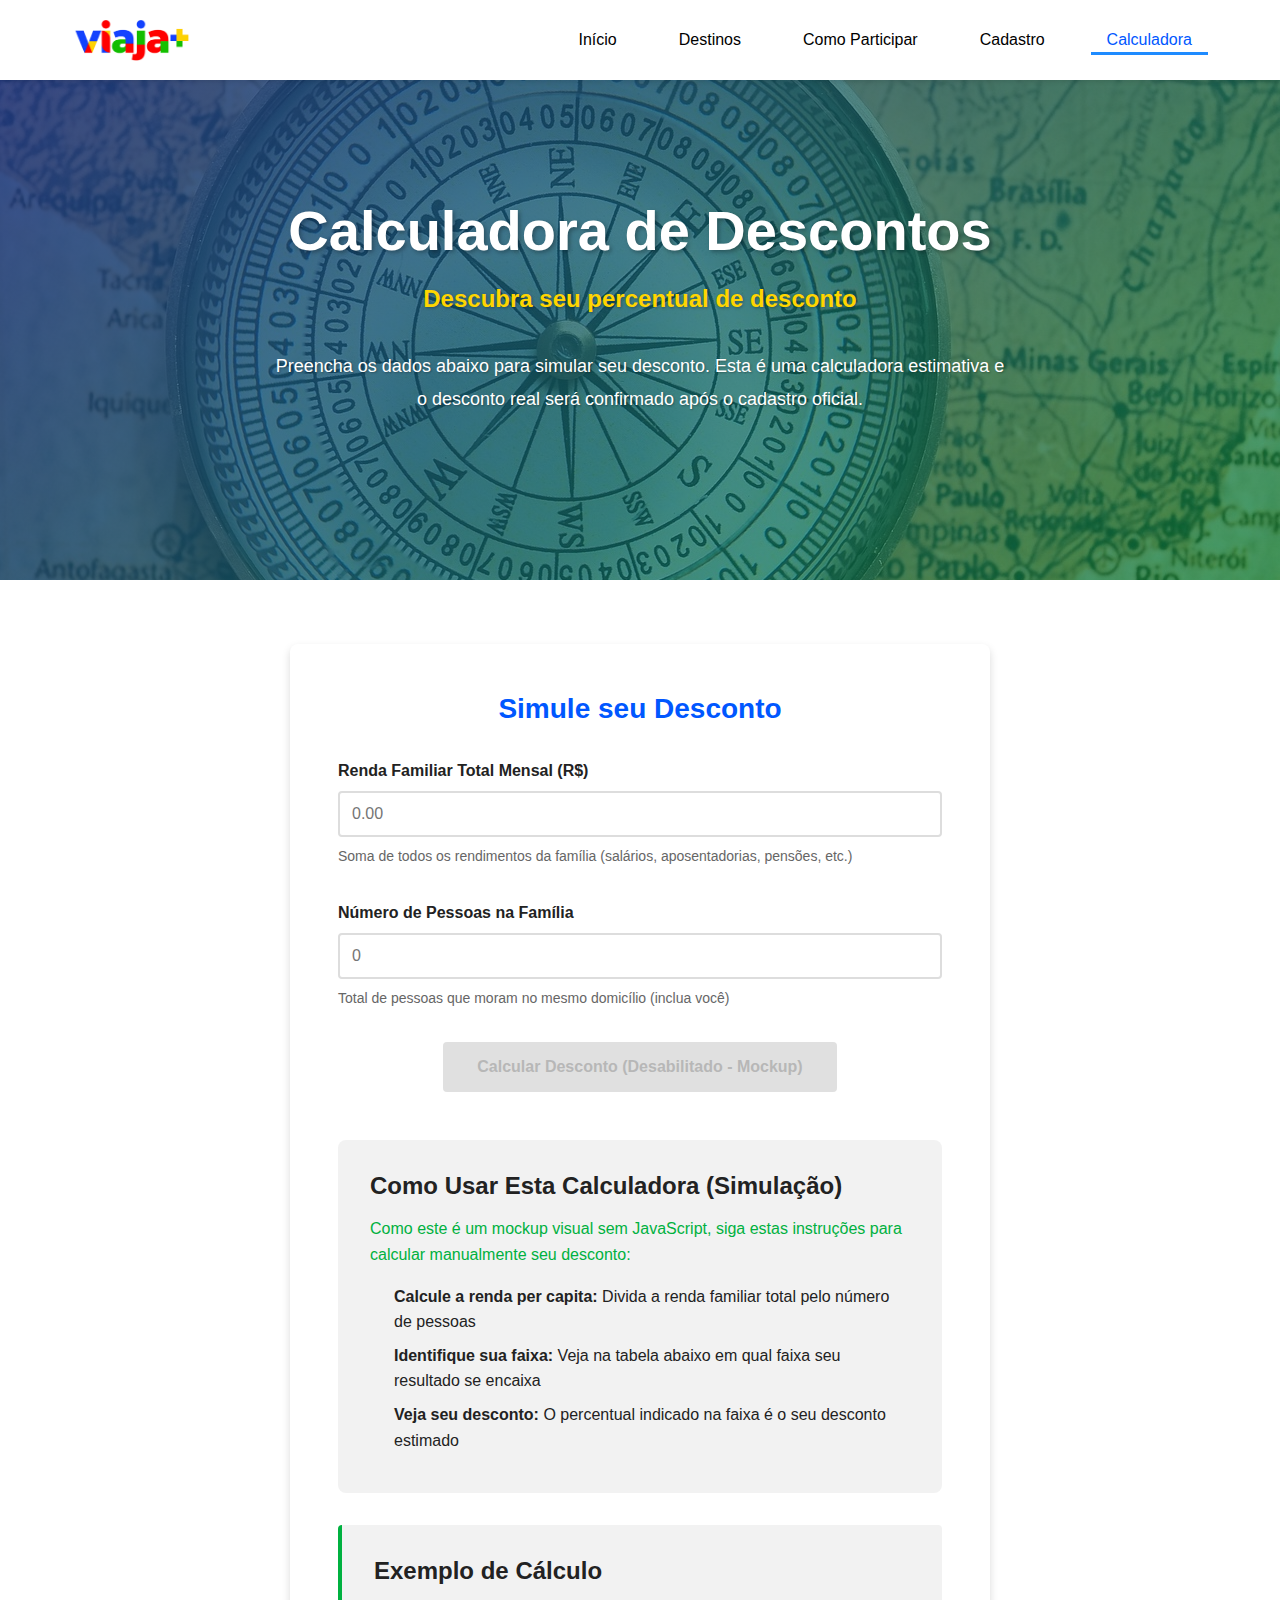
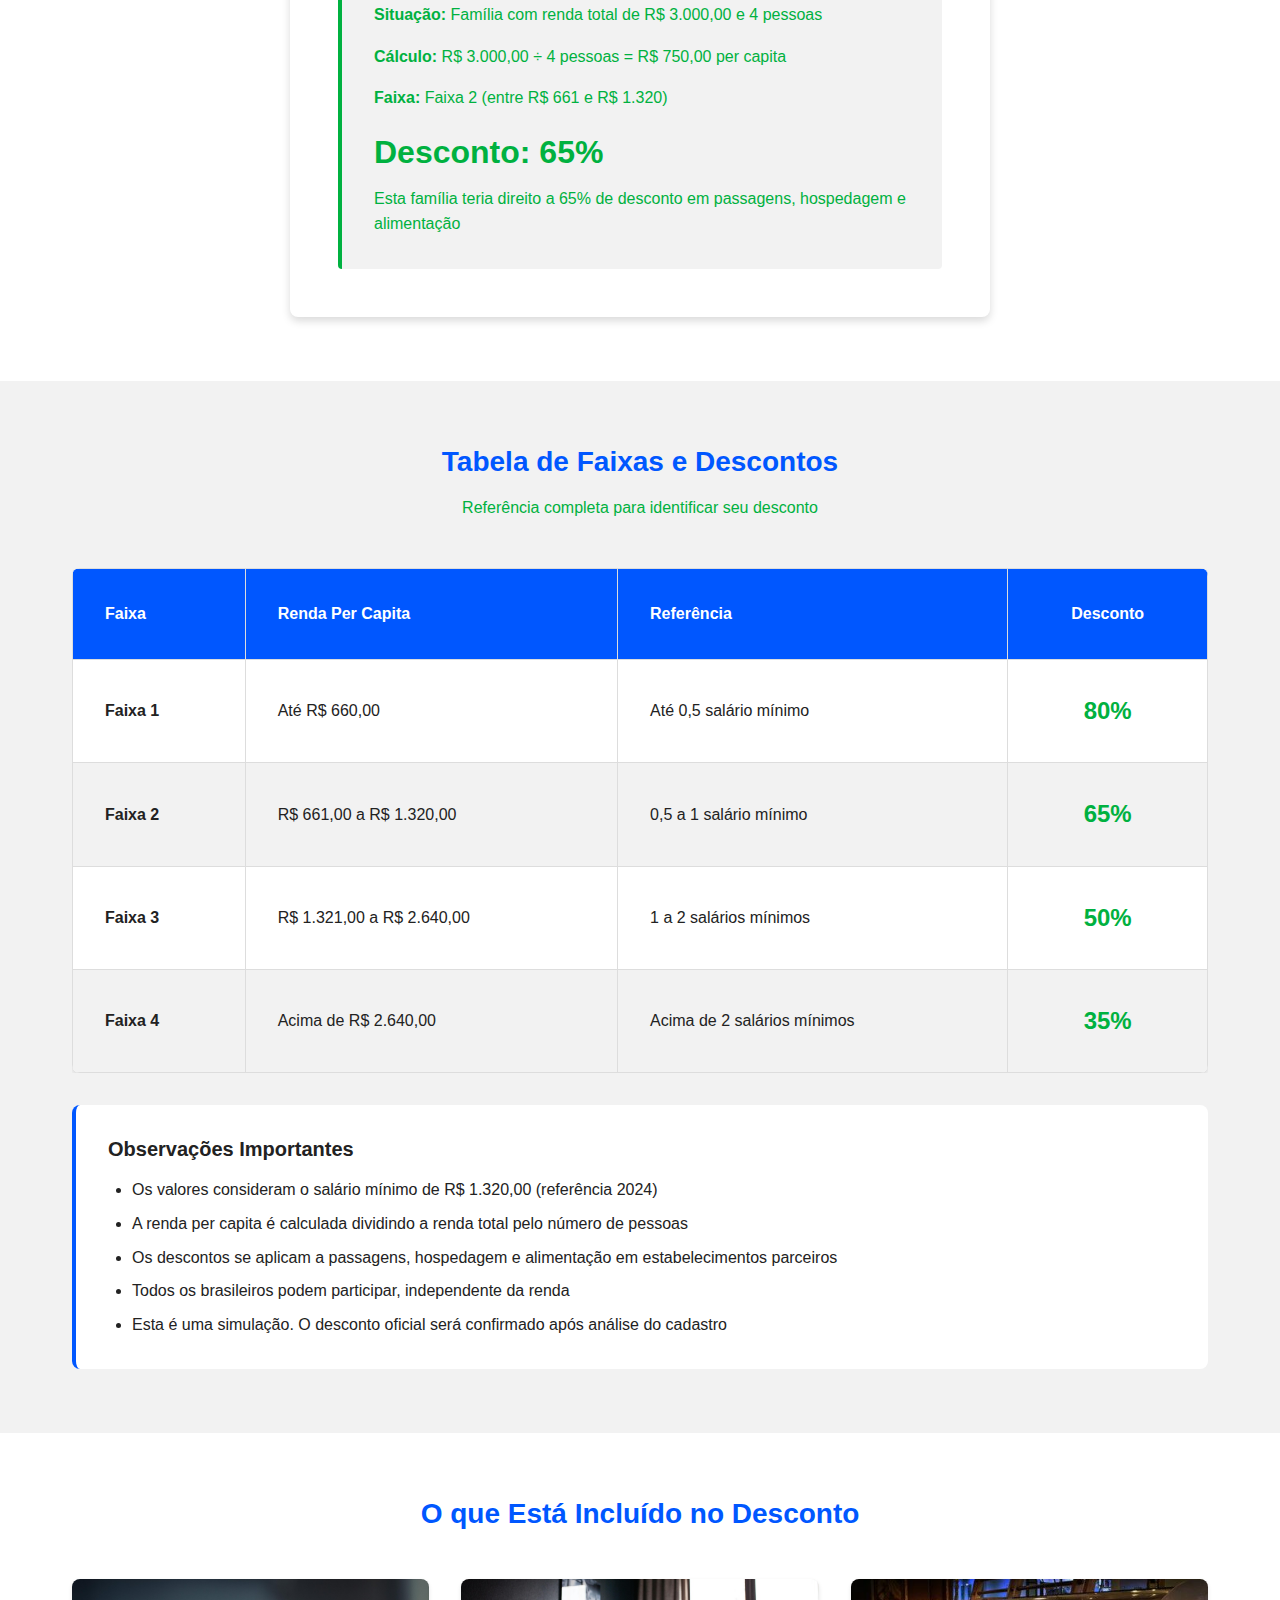
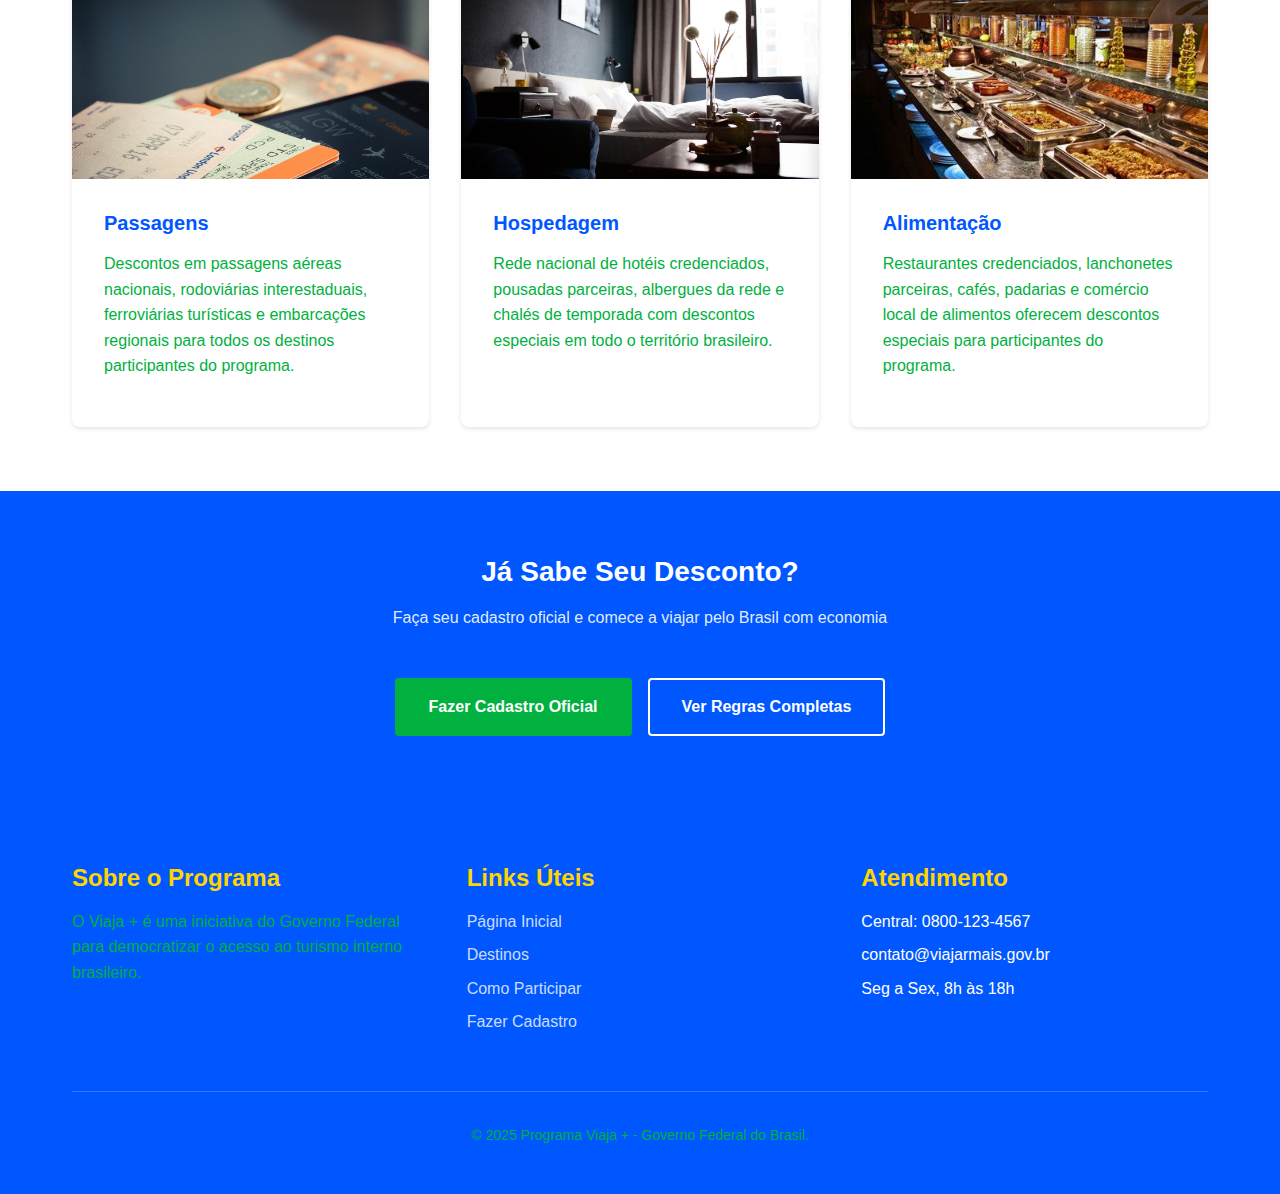
<file: calculadora.html>
<!DOCTYPE html>
<html lang="pt-BR">
<head>
    <meta charset="UTF-8">
    <meta name="viewport" content="width=device-width, initial-scale=1.0">
    <meta name="description" content="Calcule seu desconto no Programa Viaja + baseado na renda familiar">
    <title>Calculadora de Descontos - Programa Viaja +</title>
    <link rel="stylesheet" href="style.css">
</head>
<body>
    <!-- Cabeçalho -->
    <header class="header">
        <div class="container header-container">
            <div class="logo">
                <div class="logo-imagem">
                    <img src="./img/logo.png" alt="Viaja +" class="logo-programa">
                </div>
            </div>
            
            <nav class="nav-principal">
                <ul>
                    <li><a href="index.html">Início</a></li>
                    <li><a href="viagens.html">Destinos</a></li>
                    <li><a href="como-participar.html">Como Participar</a></li>
                    <li><a href="cadastro.html">Cadastro</a></li>
                    <li><a href="calculadora.html" class="ativo">Calculadora</a></li>
                </ul>
            </nav>
        </div>
    </header>

    <!-- Conteúdo principal -->
    <main>
        <!-- Cabeçalho da página -->
        <section class="hero-background" style="background-image: url('./img/bulsola.jpg');">
            <div class="hero-conteudo">
                <h1 class="hero-titulo">Calculadora de Descontos</h1>
                <p class="hero-subtitulo">
                    Descubra seu percentual de desconto
                </p>
                <p class="hero-descricao">
                    Preencha os dados abaixo para simular seu desconto. Esta é uma calculadora 
                    estimativa e o desconto real será confirmado após o cadastro oficial.
                </p>
            </div>
        </section>

        <!-- Calculadora -->
        <section class="secao">
            <div class="container">
                
                
                <div class="calculadora-container">
                    <h2 class="texto-centralizado">Simule seu Desconto</h2>
                    
                    <form style="margin-top: var(--espacamento-md);">
                        <!-- Renda Familiar -->
                        <div class="form-grupo">
                            <label for="renda-total" class="form-label">
                                Renda Familiar Total Mensal (R$)
                            </label>
                            <input 
                                type="number" 
                                id="renda-total" 
                                name="renda-total" 
                                class="form-input" 
                                placeholder="0.00"
                                step="0.01"
                                min="0"
                            >
                            <p class="form-ajuda">
                                Soma de todos os rendimentos da família (salários, aposentadorias, pensões, etc.)
                            </p>
                        </div>
                        
                        <!-- Número de pessoas -->
                        <div class="form-grupo">
                            <label for="num-pessoas" class="form-label">
                                Número de Pessoas na Família
                            </label>
                            <input 
                                type="number" 
                                id="num-pessoas" 
                                name="num-pessoas" 
                                class="form-input" 
                                placeholder="0"
                                min="1"
                            >
                            <p class="form-ajuda">
                                Total de pessoas que moram no mesmo domicílio (inclua você)
                            </p>
                        </div>
                        
                        <!-- Botão de calcular (visual) -->
                        <div class="texto-centralizado mt-2">
                            <button type="button" class="btn btn-desabilitado" disabled>
                                Calcular Desconto (Desabilitado - Mockup)
                            </button>
                        </div>
                    </form>
                    
                    <!-- Instruções de uso -->
                    <div class="mt-3" style="background-color: var(--cor-cinza-claro); padding: var(--espacamento-md); border-radius: 8px;">
                        <h3>Como Usar Esta Calculadora (Simulação)</h3>
                        <p style="margin-bottom: var(--espacamento-sm);">
                            Como este é um mockup visual sem JavaScript, siga estas instruções para 
                            calcular manualmente seu desconto:
                        </p>
                        <ol style="margin-left: 1.5rem;">
                            <li style="margin-bottom: 0.5rem;">
                                <strong>Calcule a renda per capita:</strong> Divida a renda familiar total 
                                pelo número de pessoas
                            </li>
                            <li style="margin-bottom: 0.5rem;">
                                <strong>Identifique sua faixa:</strong> Veja na tabela abaixo em qual 
                                faixa seu resultado se encaixa
                            </li>
                            <li style="margin-bottom: 0.5rem;">
                                <strong>Veja seu desconto:</strong> O percentual indicado na faixa é o 
                                seu desconto estimado
                            </li>
                        </ol>
                    </div>
                    
                    <!-- Exemplo prático -->
                    <div class="resultado-box mt-2">
                        <h3>Exemplo de Cálculo</h3>
                        <p><strong>Situação:</strong> Família com renda total de R$ 3.000,00 e 4 pessoas</p>
                        <p><strong>Cálculo:</strong> R$ 3.000,00 ÷ 4 pessoas = R$ 750,00 per capita</p>
                        <p><strong>Faixa:</strong> Faixa 2 (entre R$ 661 e R$ 1.320)</p>
                        <div class="resultado-valor">Desconto: 65%</div>
                        <p style="margin-bottom: 0;">
                            Esta família teria direito a 65% de desconto em passagens, hospedagem e alimentação
                        </p>
                    </div>
                </div>
            </div>
        </section>

        <!-- Tabela de faixas -->
        <section class="secao secao-cinza">
            <div class="container">
                <h2 class="texto-centralizado">Tabela de Faixas e Descontos</h2>
                <p class="texto-centralizado mb-3">
                    Referência completa para identificar seu desconto
                </p>
                
                <div style="overflow-x: auto;">
                    <table style="width: 100%; border-collapse: collapse; background-color: var(--cor-branco); border-radius: 8px; overflow: hidden; box-shadow: var(--sombra-leve);">
                        <thead>
                            <tr style="background-color: var(--cor-azul-escuro); color: var(--cor-branco);">
                                <th style="padding: var(--espacamento-md); text-align: left; border: 1px solid var(--cor-borda);">Faixa</th>
                                <th style="padding: var(--espacamento-md); text-align: left; border: 1px solid var(--cor-borda);">Renda Per Capita</th>
                                <th style="padding: var(--espacamento-md); text-align: left; border: 1px solid var(--cor-borda);">Referência</th>
                                <th style="padding: var(--espacamento-md); text-align: center; border: 1px solid var(--cor-borda);">Desconto</th>
                            </tr>
                        </thead>
                        <tbody>
                            <tr>
                                <td style="padding: var(--espacamento-md); border: 1px solid var(--cor-borda);"><strong>Faixa 1</strong></td>
                                <td style="padding: var(--espacamento-md); border: 1px solid var(--cor-borda);">Até R$ 660,00</td>
                                <td style="padding: var(--espacamento-md); border: 1px solid var(--cor-borda);">Até 0,5 salário mínimo</td>
                                <td style="padding: var(--espacamento-md); border: 1px solid var(--cor-borda); text-align: center; font-size: 1.5rem; font-weight: 700; color: var(--cor-verde-brasil);">80%</td>
                            </tr>
                            <tr style="background-color: var(--cor-cinza-claro);">
                                <td style="padding: var(--espacamento-md); border: 1px solid var(--cor-borda);"><strong>Faixa 2</strong></td>
                                <td style="padding: var(--espacamento-md); border: 1px solid var(--cor-borda);">R$ 661,00 a R$ 1.320,00</td>
                                <td style="padding: var(--espacamento-md); border: 1px solid var(--cor-borda);">0,5 a 1 salário mínimo</td>
                                <td style="padding: var(--espacamento-md); border: 1px solid var(--cor-borda); text-align: center; font-size: 1.5rem; font-weight: 700; color: var(--cor-verde-brasil);">65%</td>
                            </tr>
                            <tr>
                                <td style="padding: var(--espacamento-md); border: 1px solid var(--cor-borda);"><strong>Faixa 3</strong></td>
                                <td style="padding: var(--espacamento-md); border: 1px solid var(--cor-borda);">R$ 1.321,00 a R$ 2.640,00</td>
                                <td style="padding: var(--espacamento-md); border: 1px solid var(--cor-borda);">1 a 2 salários mínimos</td>
                                <td style="padding: var(--espacamento-md); border: 1px solid var(--cor-borda); text-align: center; font-size: 1.5rem; font-weight: 700; color: var(--cor-verde-brasil);">50%</td>
                            </tr>
                            <tr style="background-color: var(--cor-cinza-claro);">
                                <td style="padding: var(--espacamento-md); border: 1px solid var(--cor-borda);"><strong>Faixa 4</strong></td>
                                <td style="padding: var(--espacamento-md); border: 1px solid var(--cor-borda);">Acima de R$ 2.640,00</td>
                                <td style="padding: var(--espacamento-md); border: 1px solid var(--cor-borda);">Acima de 2 salários mínimos</td>
                                <td style="padding: var(--espacamento-md); border: 1px solid var(--cor-borda); text-align: center; font-size: 1.5rem; font-weight: 700; color: var(--cor-verde-brasil);">35%</td>
                            </tr>
                        </tbody>
                    </table>
                </div>
                
                <div class="mt-2" style="background-color: var(--cor-branco); padding: var(--espacamento-md); border-radius: 8px; border-left: 4px solid var(--cor-azul-governo);">
                    <h4>Observações Importantes</h4>
                    <ul style="list-style: disc; margin-left: 1.5rem;">
                        <li style="margin-bottom: 0.5rem;">
                            Os valores consideram o salário mínimo de R$ 1.320,00 (referência 2024)
                        </li>
                        <li style="margin-bottom: 0.5rem;">
                            A renda per capita é calculada dividindo a renda total pelo número de pessoas
                        </li>
                        <li style="margin-bottom: 0.5rem;">
                            Os descontos se aplicam a passagens, hospedagem e alimentação em estabelecimentos parceiros
                        </li>
                        <li style="margin-bottom: 0.5rem;">
                            Todos os brasileiros podem participar, independente da renda
                        </li>
                        <li>
                            Esta é uma simulação. O desconto oficial será confirmado após análise do cadastro
                        </li>
                    </ul>
                </div>
            </div>
        </section>

        <!-- Benefícios por faixa -->
        <section class="secao">
            <div class="container">
                <h2 class="texto-centralizado">O que Está Incluído no Desconto</h2>
                
                <div class="grid grid-3 mt-3">
                    <!-- Passagens -->
                    <div class="card">
                        <div class="card-imagem">
                            <img src="./img/passagens.jpg" alt="Passagens aéreas e rodoviárias">
                        </div>
                        <div class="card-conteudo">
                            <h3 class="card-titulo">Passagens</h3>
                            <p class="card-texto">
                                Descontos em passagens aéreas nacionais, rodoviárias interestaduais, 
                                ferroviárias turísticas e embarcações regionais para todos os destinos 
                                participantes do programa.
                            </p>
                        </div>
                    </div>
                    
                    <!-- Hospedagem -->
                    <div class="card">
                        <div class="card-imagem">
                            <img src="./img/Hospedagem.jpg" alt="Hospedagem em hotéis e pousadas">
                        </div>
                        <div class="card-conteudo">
                            <h3 class="card-titulo">Hospedagem</h3>
                            <p class="card-texto">
                                Rede nacional de hotéis credenciados, pousadas parceiras, albergues 
                                da rede e chalés de temporada com descontos especiais em todo o 
                                território brasileiro.
                            </p>
                        </div>
                    </div>
                    
                    <!-- Alimentação -->
                    <div class="card">
                        <div class="card-imagem">
                            <img src="./img/Alimentação.jpg" alt="Alimentação em restaurantes">
                        </div>
                        <div class="card-conteudo">
                            <h3 class="card-titulo">Alimentação</h3>
                            <p class="card-texto">
                                Restaurantes credenciados, lanchonetes parceiras, cafés, padarias e 
                                comércio local de alimentos oferecem descontos especiais para 
                                participantes do programa.
                            </p>
                        </div>
                    </div>
                </div>
            </div>
        </section>

        <!-- Call to action -->
        <section class="secao secao-azul">
            <div class="container texto-centralizado">
                <h2>Já Sabe Seu Desconto?</h2>
                <p class="mb-3">
                    Faça seu cadastro oficial e comece a viajar pelo Brasil com economia
                </p>
                <div class="btn-grupo">
                    <a href="cadastro.html" class="btn btn-primario">Fazer Cadastro Oficial</a>
                    <a href="como-participar.html" class="btn btn-outline">Ver Regras Completas</a>
                </div>
            </div>
        </section>
    </main>

    <!-- Rodapé -->
    <footer class="footer">
        <div class="container">
            <div class="footer-conteudo">
                <div class="footer-secao">
                    <h3>Sobre o Programa</h3>
                    <p>
                        O Viaja + é uma iniciativa do Governo Federal para democratizar 
                        o acesso ao turismo interno brasileiro.
                    </p>
                </div>
                
                <div class="footer-secao">
                    <h3>Links Úteis</h3>
                    <ul>
                        <li><a href="index.html">Página Inicial</a></li>
                        <li><a href="viagens.html">Destinos</a></li>
                        <li><a href="como-participar.html">Como Participar</a></li>
                        <li><a href="cadastro.html">Fazer Cadastro</a></li>
                    </ul>
                </div>
                
                <div class="footer-secao">
                    <h3>Atendimento</h3>
                    <ul>
                        <li>Central: 0800-123-4567</li>
                        <li>contato@viajarmais.gov.br</li>
                        <li>Seg a Sex, 8h às 18h</li>
                    </ul>
                </div>
            </div>
            
            <div class="footer-bottom">
                <p>&copy; 2025 Programa Viaja + - Governo Federal do Brasil.</p>
            </div>
        </div>
    </footer>
</body>
</html>
</file>
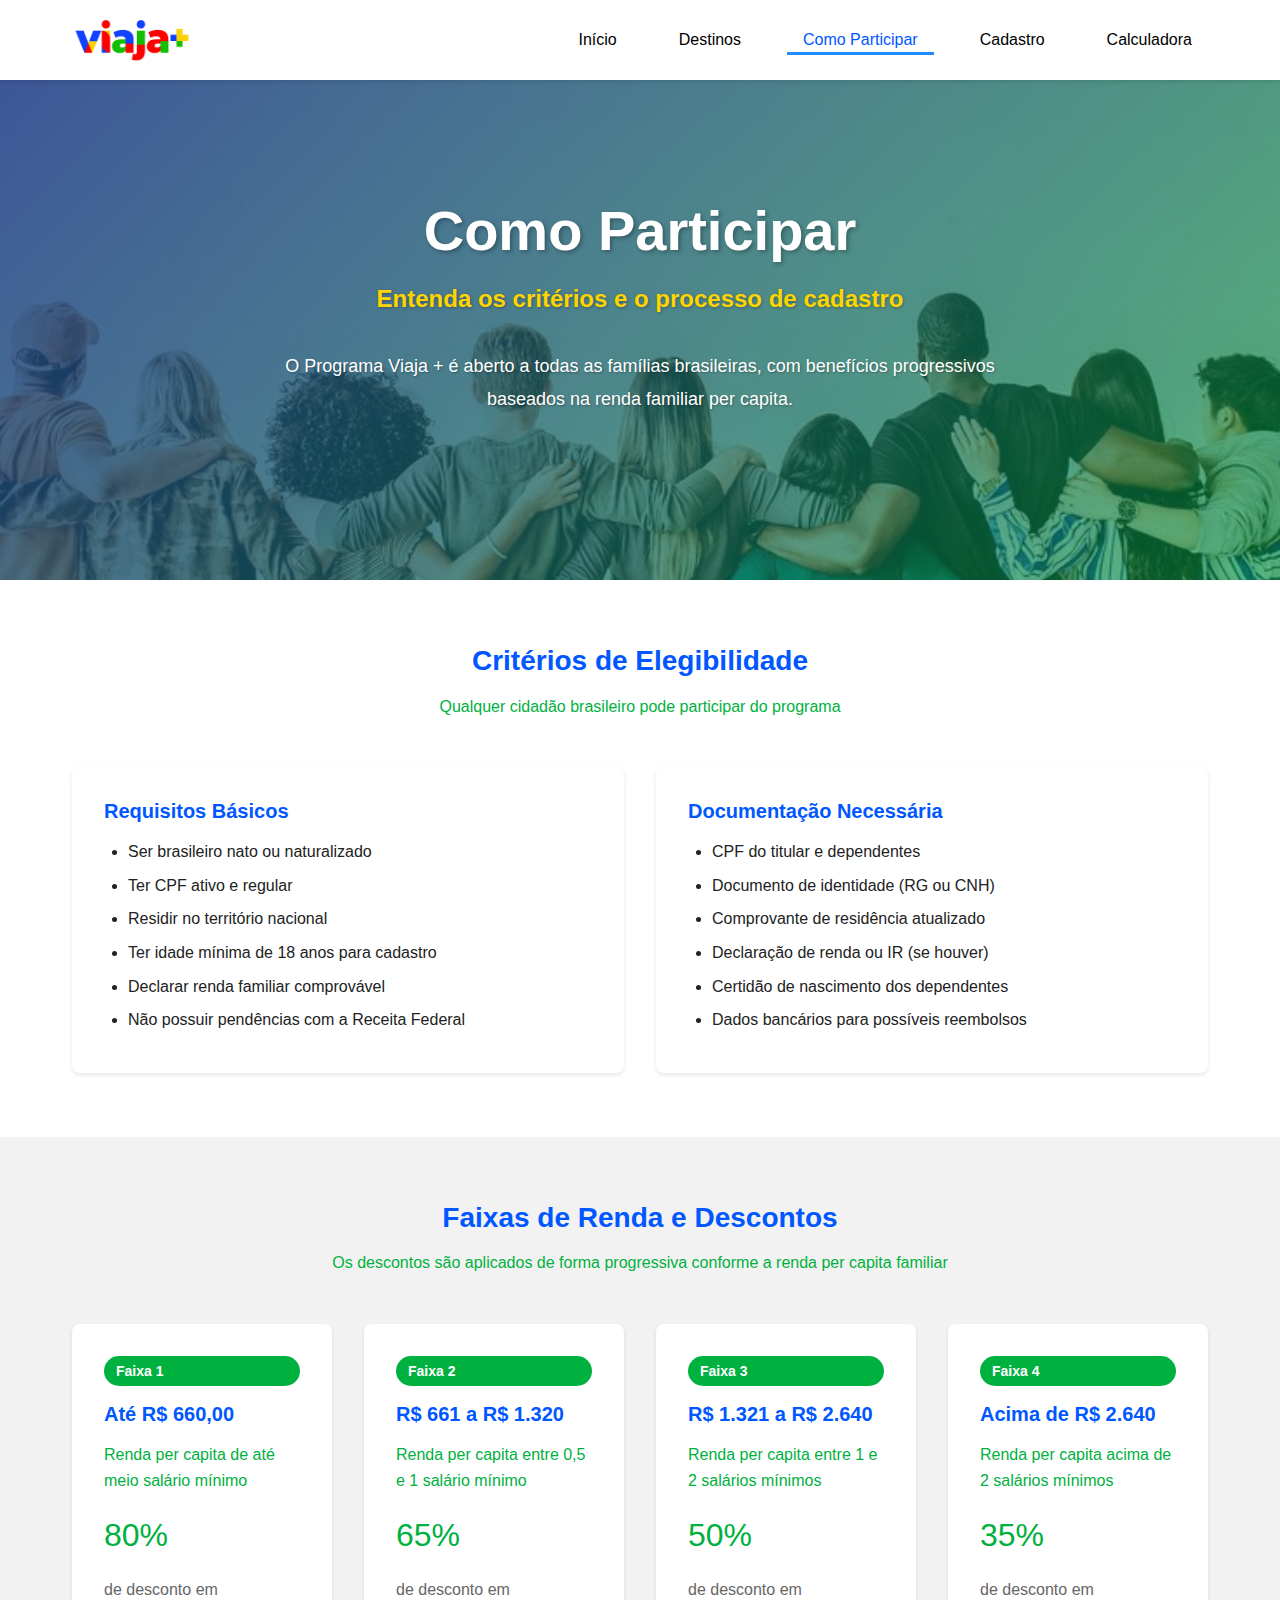
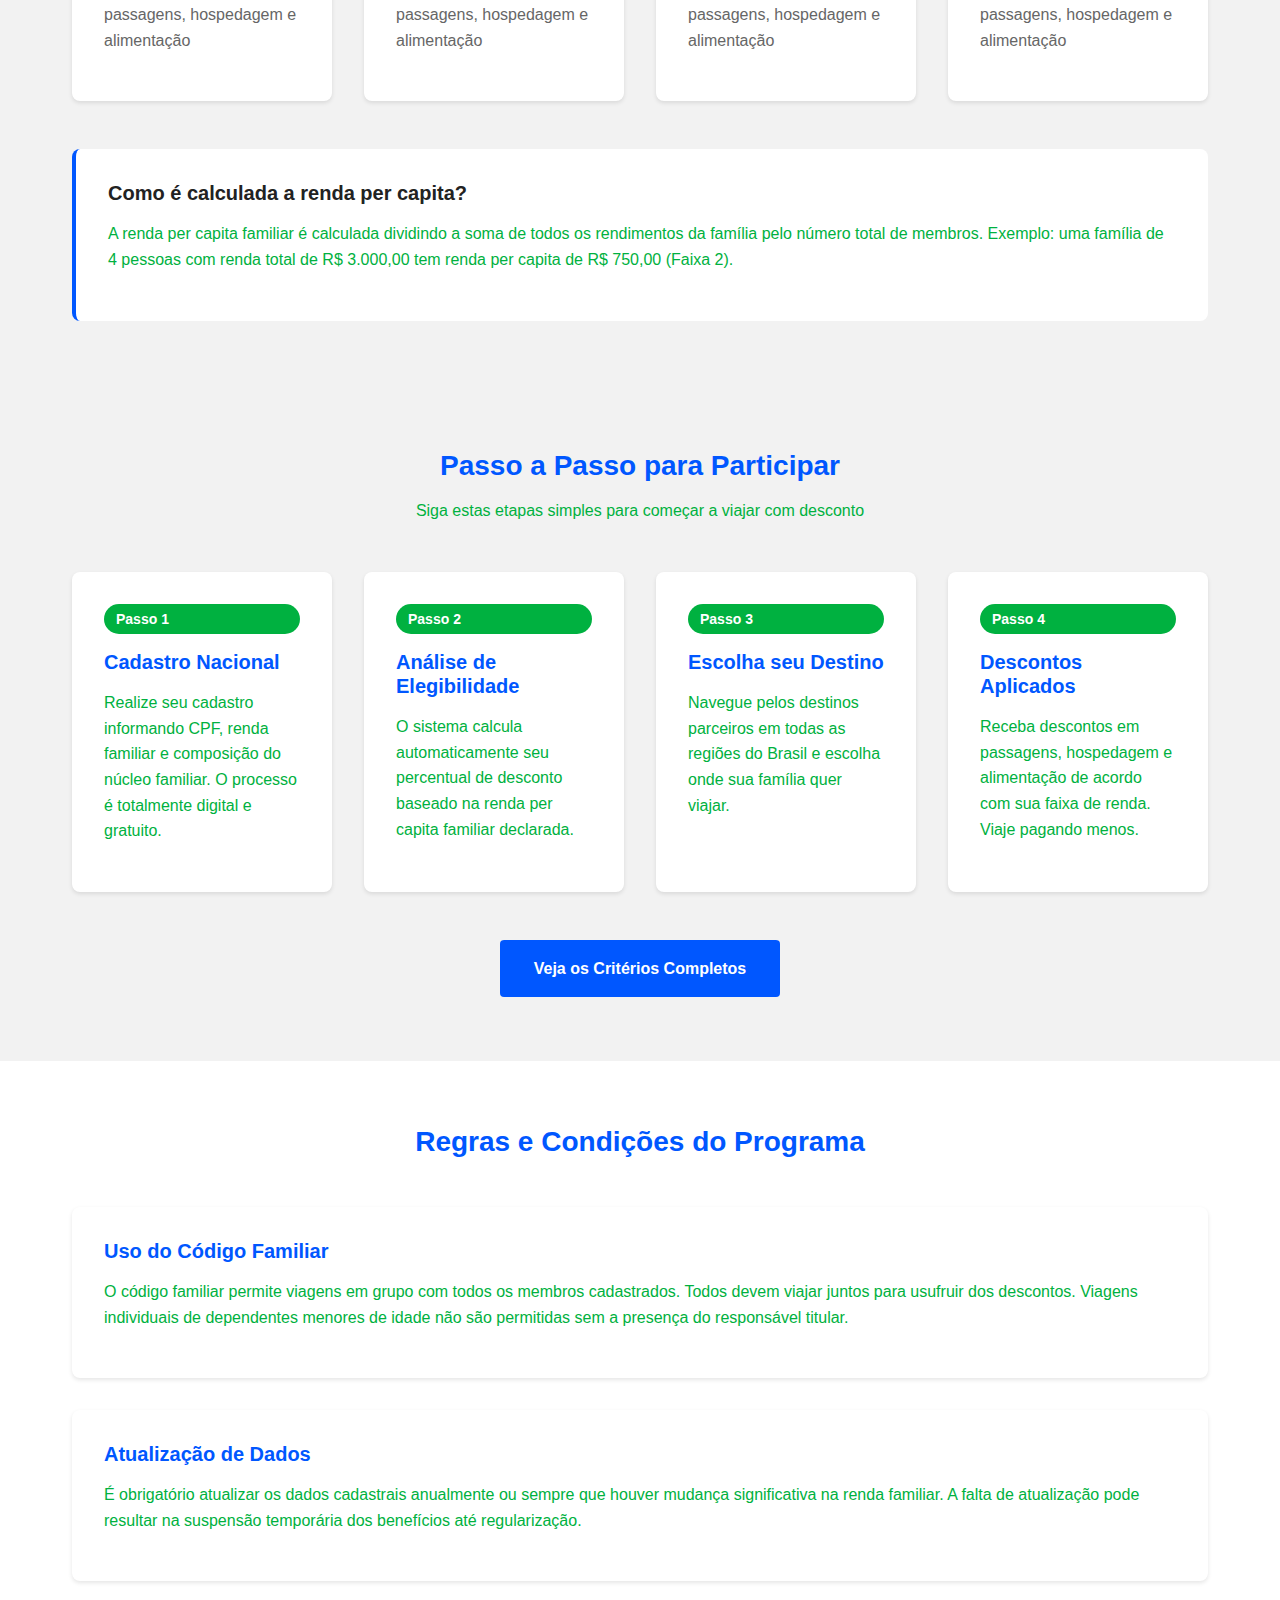
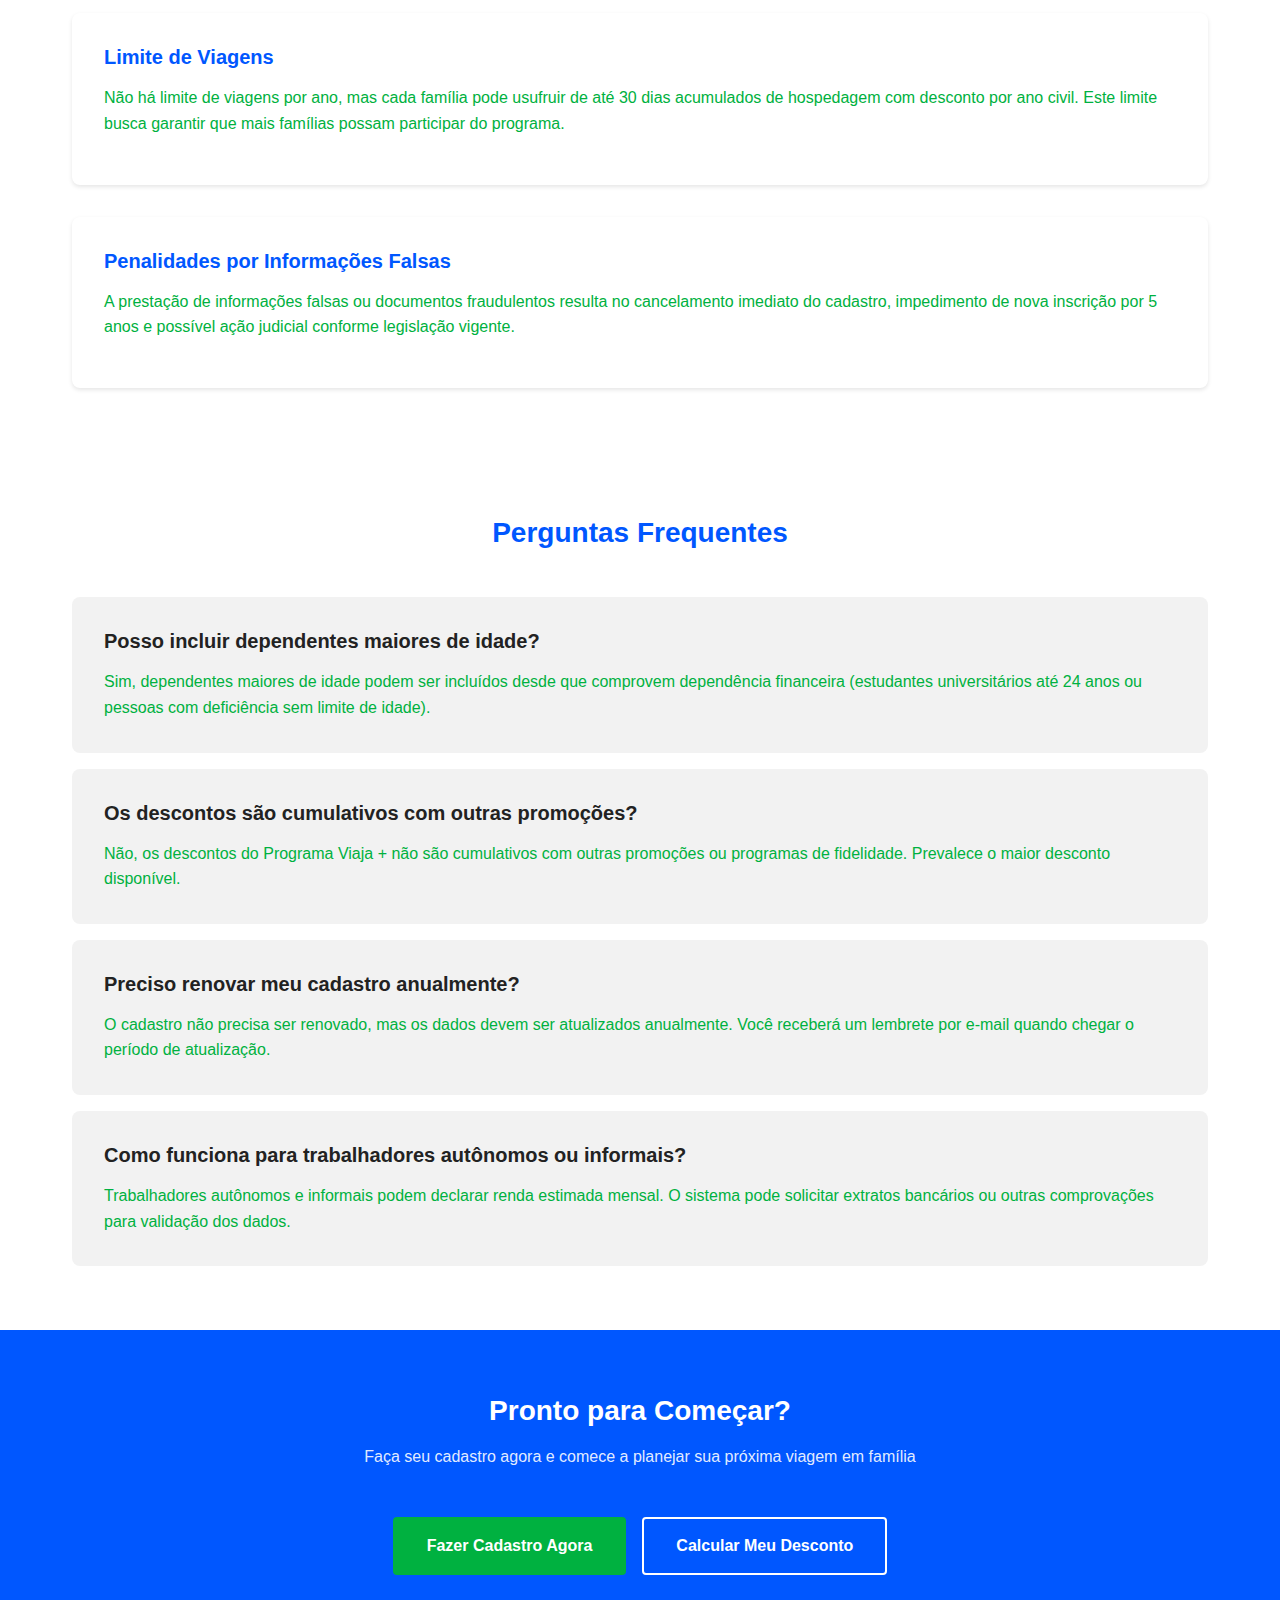
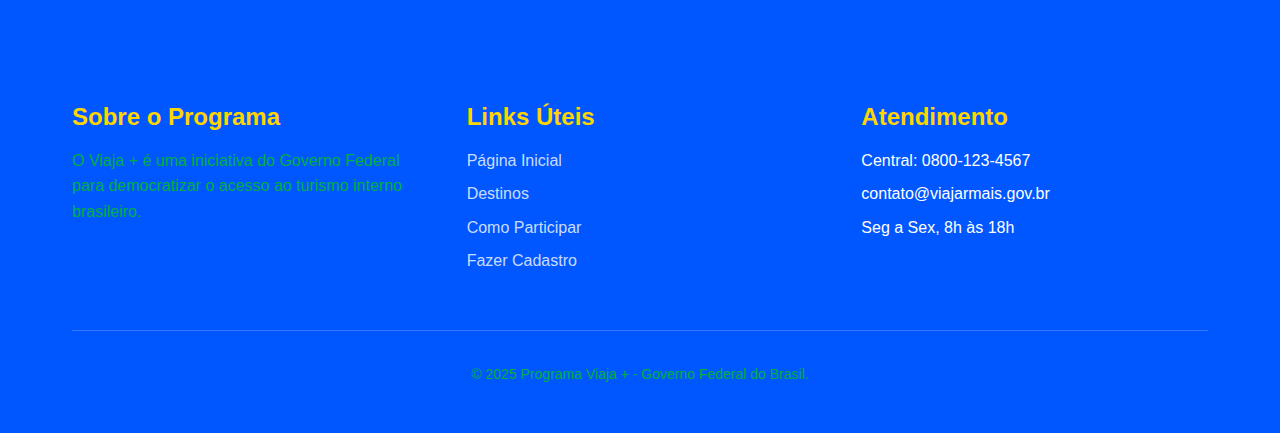
<file: como-participar.html>
<!DOCTYPE html>
<html lang="pt-BR">
<head>
    <meta charset="UTF-8">
    <meta name="viewport" content="width=device-width, initial-scale=1.0">
    <meta name="description" content="Entenda os critérios, regras e o passo a passo para participar do Programa Viaja +">
    <title>Como Participar - Programa Viaja +</title>
    <link rel="stylesheet" href="style.css">
</head>
<body>
    <!-- Cabeçalho -->
    <header class="header">
        <div class="container header-container">
            <div class="logo">
                <div class="logo-imagem">
                    <img src="./img/logo.png" alt="Viaja +" class="logo-programa">
                </div>
            </div>
            
            <nav class="nav-principal">
                <ul>
                    <li><a href="index.html">Início</a></li>
                    <li><a href="viagens.html">Destinos</a></li>
                    <li><a href="como-participar.html" class="ativo">Como Participar</a></li>
                    <li><a href="cadastro.html">Cadastro</a></li>
                    <li><a href="calculadora.html">Calculadora</a></li>
                </ul>
            </nav>
        </div>
    </header>

    <!-- Conteúdo principal -->
    <main>
        <!-- Cabeçalho da página -->
        <section class="hero-background" style="background-image: url('./img/Como\ Participar..jpg');">
            <div class="carousel-slide"><img src="./img/teste.jpg" alt="Mapa do Brasil com destinos turísticos"></div>
            <div class="hero-conteudo">
                <h1 class="hero-titulo">Como Participar</h1>
                <p class="hero-subtitulo">
                    Entenda os critérios e o processo de cadastro
                </p>
                <p class="hero-descricao">    
                    O Programa Viaja + é aberto a todas as famílias brasileiras, com benefícios 
                    progressivos baseados na renda familiar per capita.
                </p>
            </div>
        </section>

        <!-- Critérios de elegibilidade -->
        <section class="secao">
            <div class="container">
                <h2 class="texto-centralizado">Critérios de Elegibilidade</h2>
                <p class="texto-centralizado mb-3">
                    Qualquer cidadão brasileiro pode participar do programa
                </p>
                
                <div class="grid grid-2">
                    <div class="card">
                        <div class="card-conteudo">
                            <h3 class="card-titulo">Requisitos Básicos</h3>
                            <ul style="list-style: disc; margin-left: 1.5rem;">
                                <li style="margin-bottom: 0.5rem;">Ser brasileiro nato ou naturalizado</li>
                                <li style="margin-bottom: 0.5rem;">Ter CPF ativo e regular</li>
                                <li style="margin-bottom: 0.5rem;">Residir no território nacional</li>
                                <li style="margin-bottom: 0.5rem;">Ter idade mínima de 18 anos para cadastro</li>
                                <li style="margin-bottom: 0.5rem;">Declarar renda familiar comprovável</li>
                                <li style="margin-bottom: 0.5rem;">Não possuir pendências com a Receita Federal</li>
                            </ul>
                        </div>
                    </div>
                    
                    <div class="card">
                        <div class="card-conteudo">
                            <h3 class="card-titulo">Documentação Necessária</h3>
                            <ul style="list-style: disc; margin-left: 1.5rem;">
                                <li style="margin-bottom: 0.5rem;">CPF do titular e dependentes</li>
                                <li style="margin-bottom: 0.5rem;">Documento de identidade (RG ou CNH)</li>
                                <li style="margin-bottom: 0.5rem;">Comprovante de residência atualizado</li>
                                <li style="margin-bottom: 0.5rem;">Declaração de renda ou IR (se houver)</li>
                                <li style="margin-bottom: 0.5rem;">Certidão de nascimento dos dependentes</li>
                                <li style="margin-bottom: 0.5rem;">Dados bancários para possíveis reembolsos</li>
                            </ul>
                        </div>
                    </div>
                </div>
            </div>
        </section>

        <!-- Faixas de renda e descontos -->
        <section id="criterios" class="secao secao-cinza">
            <div class="container">
                <h2 class="texto-centralizado">Faixas de Renda e Descontos</h2>
                <p class="texto-centralizado mb-3">
                    Os descontos são aplicados de forma progressiva conforme a renda per capita familiar
                </p>
                
                <div class="grid grid-4">
                    <!-- Faixa 1 -->
                    <div class="card">
                        <div class="card-conteudo">
                            <div class="card-badge">Faixa 1</div>
                            <h3 class="card-titulo">Até R$ 660,00</h3>
                            <p class="card-texto">
                                Renda per capita de até meio salário mínimo
                            </p>
                            <p class="texto-destaque" style="font-size: 2rem; color: var(--cor-verde-brasil);">80%</p>
                            <p style="color: var(--cor-texto-medio);">de desconto em passagens, hospedagem e alimentação</p>
                        </div>
                    </div>
                    
                    <!-- Faixa 2 -->
                    <div class="card">
                        <div class="card-conteudo">
                            <div class="card-badge">Faixa 2</div>
                            <h3 class="card-titulo">R$ 661 a R$ 1.320</h3>
                            <p class="card-texto">
                                Renda per capita entre 0,5 e 1 salário mínimo
                            </p>
                            <p class="texto-destaque" style="font-size: 2rem; color: var(--cor-verde-brasil);">65%</p>
                            <p style="color: var(--cor-texto-medio);">de desconto em passagens, hospedagem e alimentação</p>
                        </div>
                    </div>
                    
                    <!-- Faixa 3 -->
                    <div class="card">
                        <div class="card-conteudo">
                            <div class="card-badge">Faixa 3</div>
                            <h3 class="card-titulo">R$ 1.321 a R$ 2.640</h3>
                            <p class="card-texto">
                                Renda per capita entre 1 e 2 salários mínimos
                            </p>
                            <p class="texto-destaque" style="font-size: 2rem; color: var(--cor-verde-brasil);">50%</p>
                            <p style="color: var(--cor-texto-medio);">de desconto em passagens, hospedagem e alimentação</p>
                        </div>
                    </div>
                    
                    <!-- Faixa 4 -->
                    <div class="card">
                        <div class="card-conteudo">
                            <div class="card-badge">Faixa 4</div>
                            <h3 class="card-titulo">Acima de R$ 2.640</h3>
                            <p class="card-texto">
                                Renda per capita acima de 2 salários mínimos
                            </p>
                            <p class="texto-destaque" style="font-size: 2rem; color: var(--cor-verde-brasil);">35%</p>
                            <p style="color: var(--cor-texto-medio);">de desconto em passagens, hospedagem e alimentação</p>
                        </div>
                    </div>
                </div>
                
                <div class="mt-3" style="background-color: var(--cor-branco); padding: var(--espacamento-md); border-radius: 8px; border-left: 4px solid var(--cor-azul-governo);">
                    <h4>Como é calculada a renda per capita?</h4>
                    <p>
                        A renda per capita familiar é calculada dividindo a soma de todos os rendimentos 
                        da família pelo número total de membros. Exemplo: uma família de 4 pessoas com 
                        renda total de R$ 3.000,00 tem renda per capita de R$ 750,00 (Faixa 2).
                    </p>
                </div>
            </div>
        </section>

        <!-- Passo a passo -->
        <section class="secao secao-cinza">
            <div class="container">
                <h2 class="texto-centralizado">Passo a Passo para Participar</h2>
                <p class="texto-centralizado mb-3">
                    Siga estas etapas simples para começar a viajar com desconto
                </p>
                
                <div class="grid grid-4">
                    <!-- Passo 1 -->
                    <div class="card">
                        <div class="card-conteudo">
                            <div class="card-badge">Passo 1</div>
                            <h4 class="card-titulo">Cadastro Nacional</h4>
                            <p class="card-texto">
                                Realize seu cadastro informando CPF, renda familiar e composição 
                                do núcleo familiar. O processo é totalmente digital e gratuito.
                            </p>
                        </div>
                    </div>
                    
                    <!-- Passo 2 -->
                    <div class="card">
                        <div class="card-conteudo">
                            <div class="card-badge">Passo 2</div>
                            <h4 class="card-titulo">Análise de Elegibilidade</h4>
                            <p class="card-texto">
                                O sistema calcula automaticamente seu percentual de desconto 
                                baseado na renda per capita familiar declarada.
                            </p>
                        </div>
                    </div>
                    
                    <!-- Passo 3 -->
                    <div class="card">
                        <div class="card-conteudo">
                            <div class="card-badge">Passo 3</div>
                            <h4 class="card-titulo">Escolha seu Destino</h4>
                            <p class="card-texto">
                                Navegue pelos destinos parceiros em todas as regiões do Brasil 
                                e escolha onde sua família quer viajar.
                            </p>
                        </div>
                    </div>
                    
                    <!-- Passo 4 -->
                    <div class="card">
                        <div class="card-conteudo">
                            <div class="card-badge">Passo 4</div>
                            <h4 class="card-titulo">Descontos Aplicados</h4>
                            <p class="card-texto">
                                Receba descontos em passagens, hospedagem e alimentação de acordo 
                                com sua faixa de renda. Viaje pagando menos.
                            </p>
                        </div>
                    </div>
                </div>
                
                <div class="texto-centralizado mt-3">
                    <a href="#criterios" class="btn btn-secundario">Veja os Critérios Completos</a>
                </div>
            </div>
        </section>

        <!-- Regras e condições -->
        <section class="secao">
            <div class="container">
                <h2 class="texto-centralizado">Regras e Condições do Programa</h2>
                
                <div class="mt-3">
                    <div class="card mb-2">
                        <div class="card-conteudo">
                            <h3 class="card-titulo">Uso do Código Familiar</h3>
                            <p class="card-texto">
                                O código familiar permite viagens em grupo com todos os membros cadastrados. 
                                Todos devem viajar juntos para usufruir dos descontos. Viagens individuais 
                                de dependentes menores de idade não são permitidas sem a presença do 
                                responsável titular.
                            </p>
                        </div>
                    </div>
                    
                    <div class="card mb-2">
                        <div class="card-conteudo">
                            <h3 class="card-titulo">Atualização de Dados</h3>
                            <p class="card-texto">
                                É obrigatório atualizar os dados cadastrais anualmente ou sempre que houver 
                                mudança significativa na renda familiar. A falta de atualização pode resultar 
                                na suspensão temporária dos benefícios até regularização.
                            </p>
                        </div>
                    </div>
                    
                    <div class="card mb-2">
                        <div class="card-conteudo">
                            <h3 class="card-titulo">Limite de Viagens</h3>
                            <p class="card-texto">
                                Não há limite de viagens por ano, mas cada família pode usufruir de até 
                                30 dias acumulados de hospedagem com desconto por ano civil. Este limite 
                                busca garantir que mais famílias possam participar do programa.
                            </p>
                        </div>
                    </div>
                    
                    <div class="card">
                        <div class="card-conteudo">
                            <h3 class="card-titulo">Penalidades por Informações Falsas</h3>
                            <p class="card-texto">
                                A prestação de informações falsas ou documentos fraudulentos resulta no 
                                cancelamento imediato do cadastro, impedimento de nova inscrição por 5 anos 
                                e possível ação judicial conforme legislação vigente.
                            </p>
                        </div>
                    </div>
                </div>
            </div>
        </section>

        <!-- Perguntas frequentes -->
        <section class="secao">
            <div class="container">
                <h2 class="texto-centralizado">Perguntas Frequentes</h2>
                
                <div class="mt-3">
                    <div style="background-color: var(--cor-cinza-claro); padding: var(--espacamento-md); border-radius: 8px; margin-bottom: var(--espacamento-sm);">
                        <h4>Posso incluir dependentes maiores de idade?</h4>
                        <p style="margin-bottom: 0;">
                            Sim, dependentes maiores de idade podem ser incluídos desde que comprovem 
                            dependência financeira (estudantes universitários até 24 anos ou pessoas 
                            com deficiência sem limite de idade).
                        </p>
                    </div>
                    
                    <div style="background-color: var(--cor-cinza-claro); padding: var(--espacamento-md); border-radius: 8px; margin-bottom: var(--espacamento-sm);">
                        <h4>Os descontos são cumulativos com outras promoções?</h4>
                        <p style="margin-bottom: 0;">
                            Não, os descontos do Programa Viaja + não são cumulativos com outras 
                            promoções ou programas de fidelidade. Prevalece o maior desconto disponível.
                        </p>
                    </div>
                    
                    <div style="background-color: var(--cor-cinza-claro); padding: var(--espacamento-md); border-radius: 8px; margin-bottom: var(--espacamento-sm);">
                        <h4>Preciso renovar meu cadastro anualmente?</h4>
                        <p style="margin-bottom: 0;">
                            O cadastro não precisa ser renovado, mas os dados devem ser atualizados 
                            anualmente. Você receberá um lembrete por e-mail quando chegar o período 
                            de atualização.
                        </p>
                    </div>
                    
                    <div style="background-color: var(--cor-cinza-claro); padding: var(--espacamento-md); border-radius: 8px;">
                        <h4>Como funciona para trabalhadores autônomos ou informais?</h4>
                        <p style="margin-bottom: 0;">
                            Trabalhadores autônomos e informais podem declarar renda estimada mensal. 
                            O sistema pode solicitar extratos bancários ou outras comprovações para 
                            validação dos dados.
                        </p>
                    </div>
                </div>
            </div>
        </section>

        <!-- Call to action -->
        <section class="secao secao-azul">
            <div class="container texto-centralizado">
                <h2>Pronto para Começar?</h2>
                <p class="mb-3">
                    Faça seu cadastro agora e comece a planejar sua próxima viagem em família
                </p>
                <div class="btn-grupo">
                    <a href="cadastro.html" class="btn btn-primario">Fazer Cadastro Agora</a>
                    <a href="calculadora.html" class="btn btn-outline">Calcular Meu Desconto</a>
                </div>
            </div>
        </section>
    </main>

    <!-- Rodapé -->
    <footer class="footer">
        <div class="container">
            <div class="footer-conteudo">
                <div class="footer-secao">
                    <h3>Sobre o Programa</h3>
                    <p>
                        O Viaja + é uma iniciativa do Governo Federal para democratizar 
                        o acesso ao turismo interno brasileiro.
                    </p>
                </div>
                
                <div class="footer-secao">
                    <h3>Links Úteis</h3>
                    <ul>
                        <li><a href="index.html">Página Inicial</a></li>
                        <li><a href="viagens.html">Destinos</a></li>
                        <li><a href="como-participar.html">Como Participar</a></li>
                        <li><a href="cadastro.html">Fazer Cadastro</a></li>
                    </ul>
                </div>
                
                <div class="footer-secao">
                    <h3>Atendimento</h3>
                    <ul>
                        <li>Central: 0800-123-4567</li>
                        <li>contato@viajarmais.gov.br</li>
                        <li>Seg a Sex, 8h às 18h</li>
                    </ul>
                </div>
            </div>
            
            <div class="footer-bottom">
                <p>&copy; 2025 Programa Viaja + - Governo Federal do Brasil.</p>
            </div>
        </div>
    </footer>
</body>
</html>
</file>
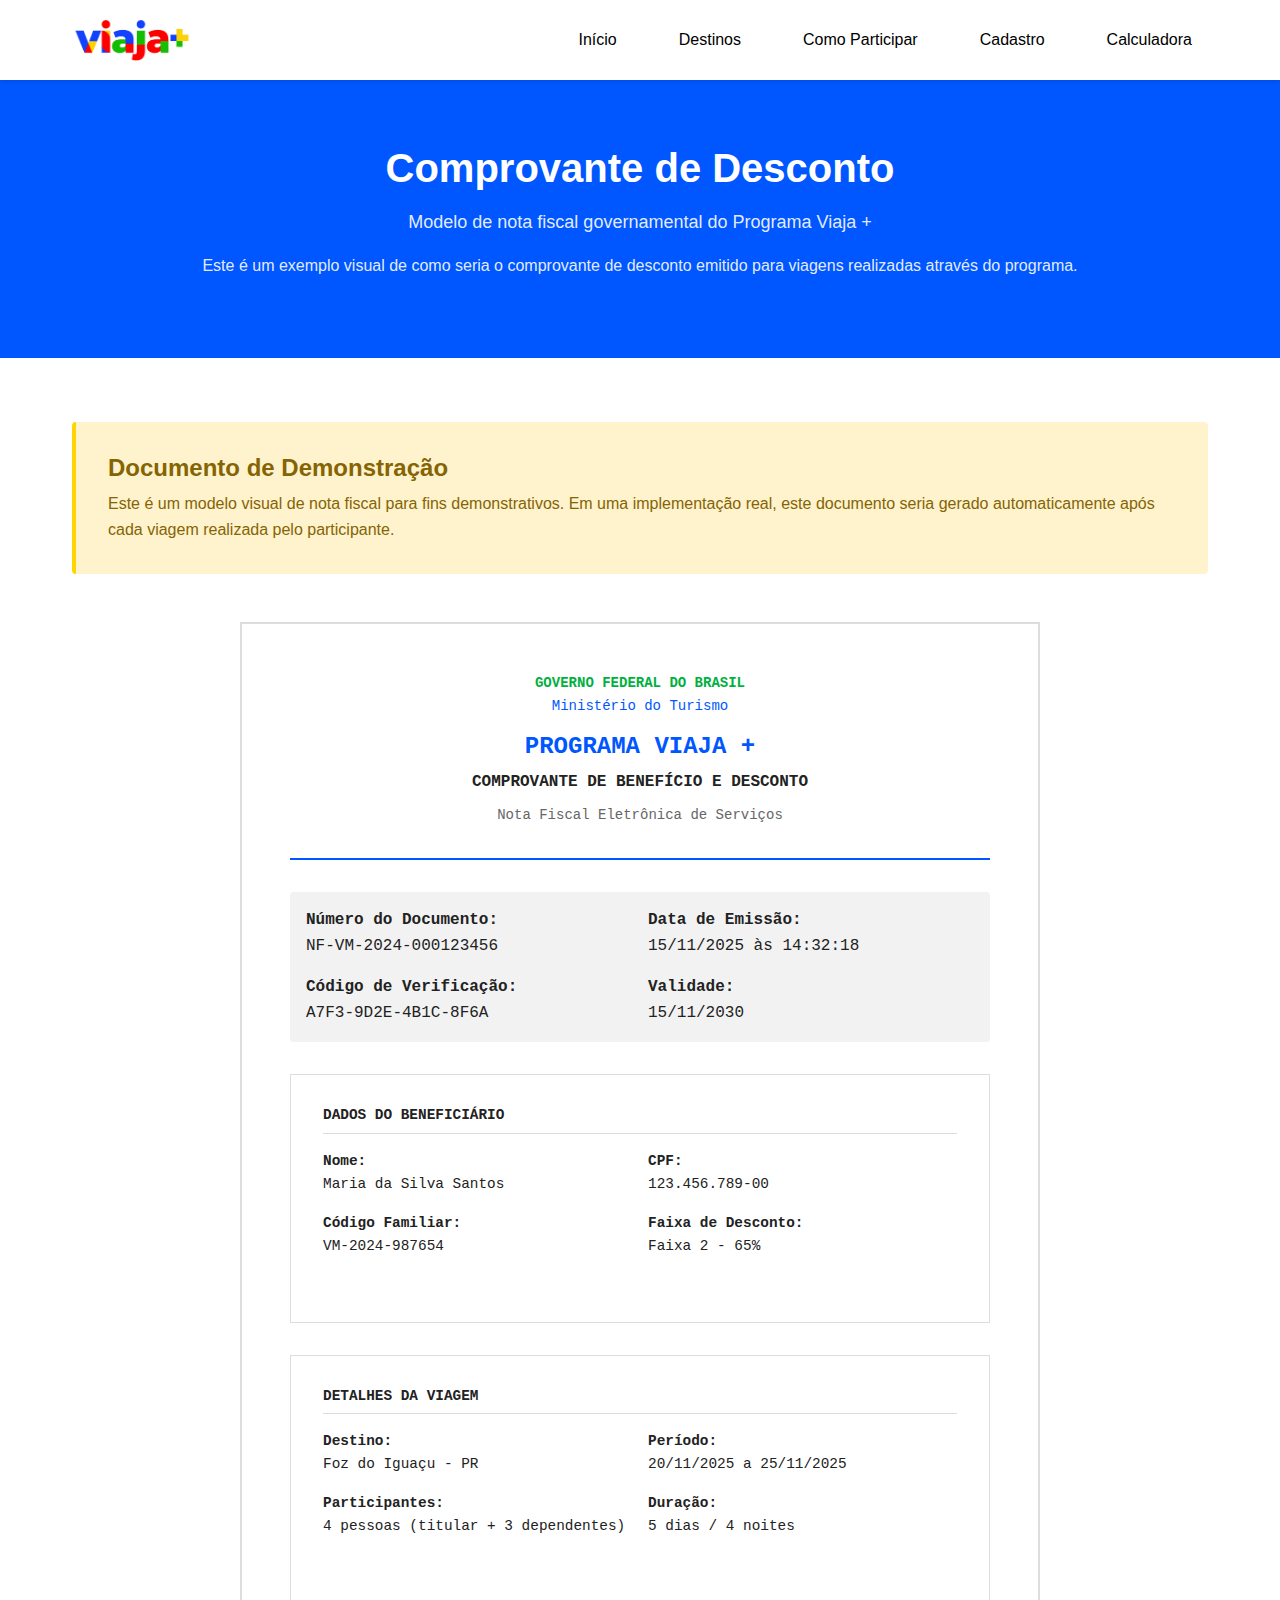
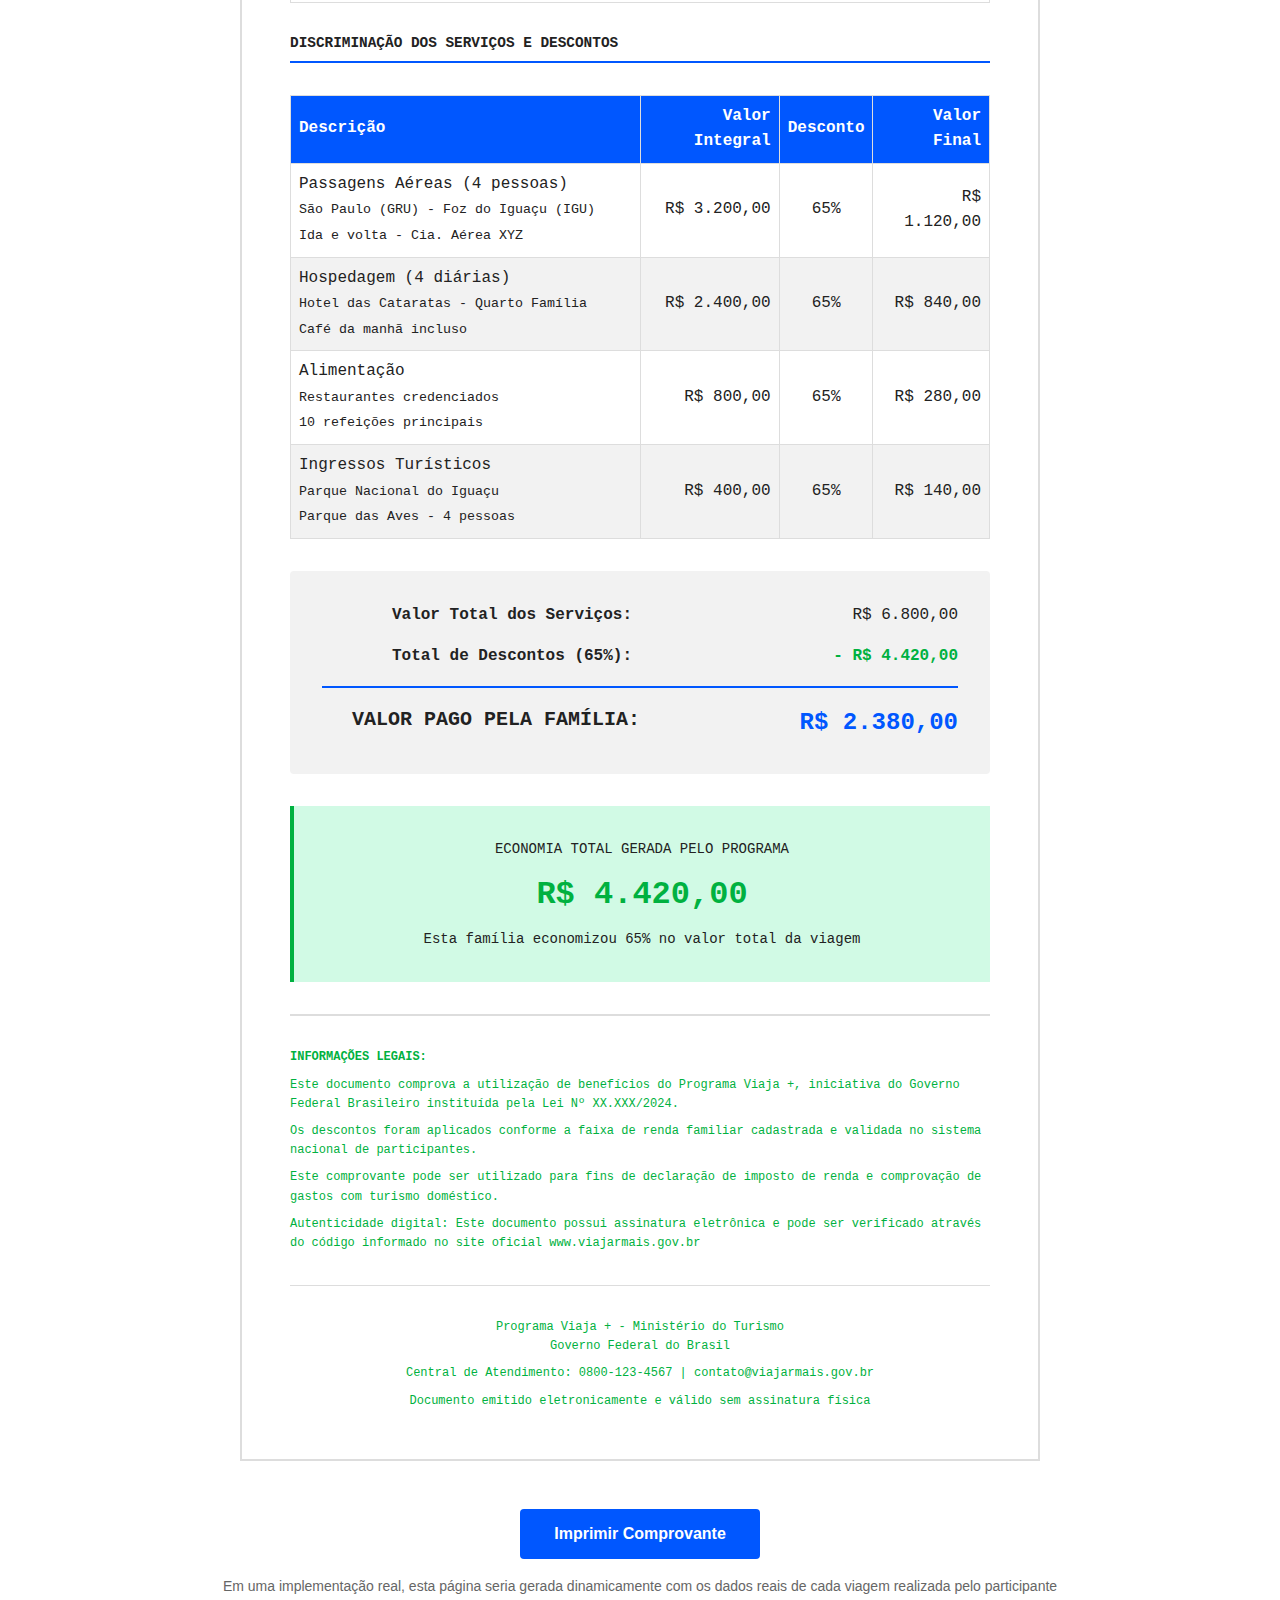
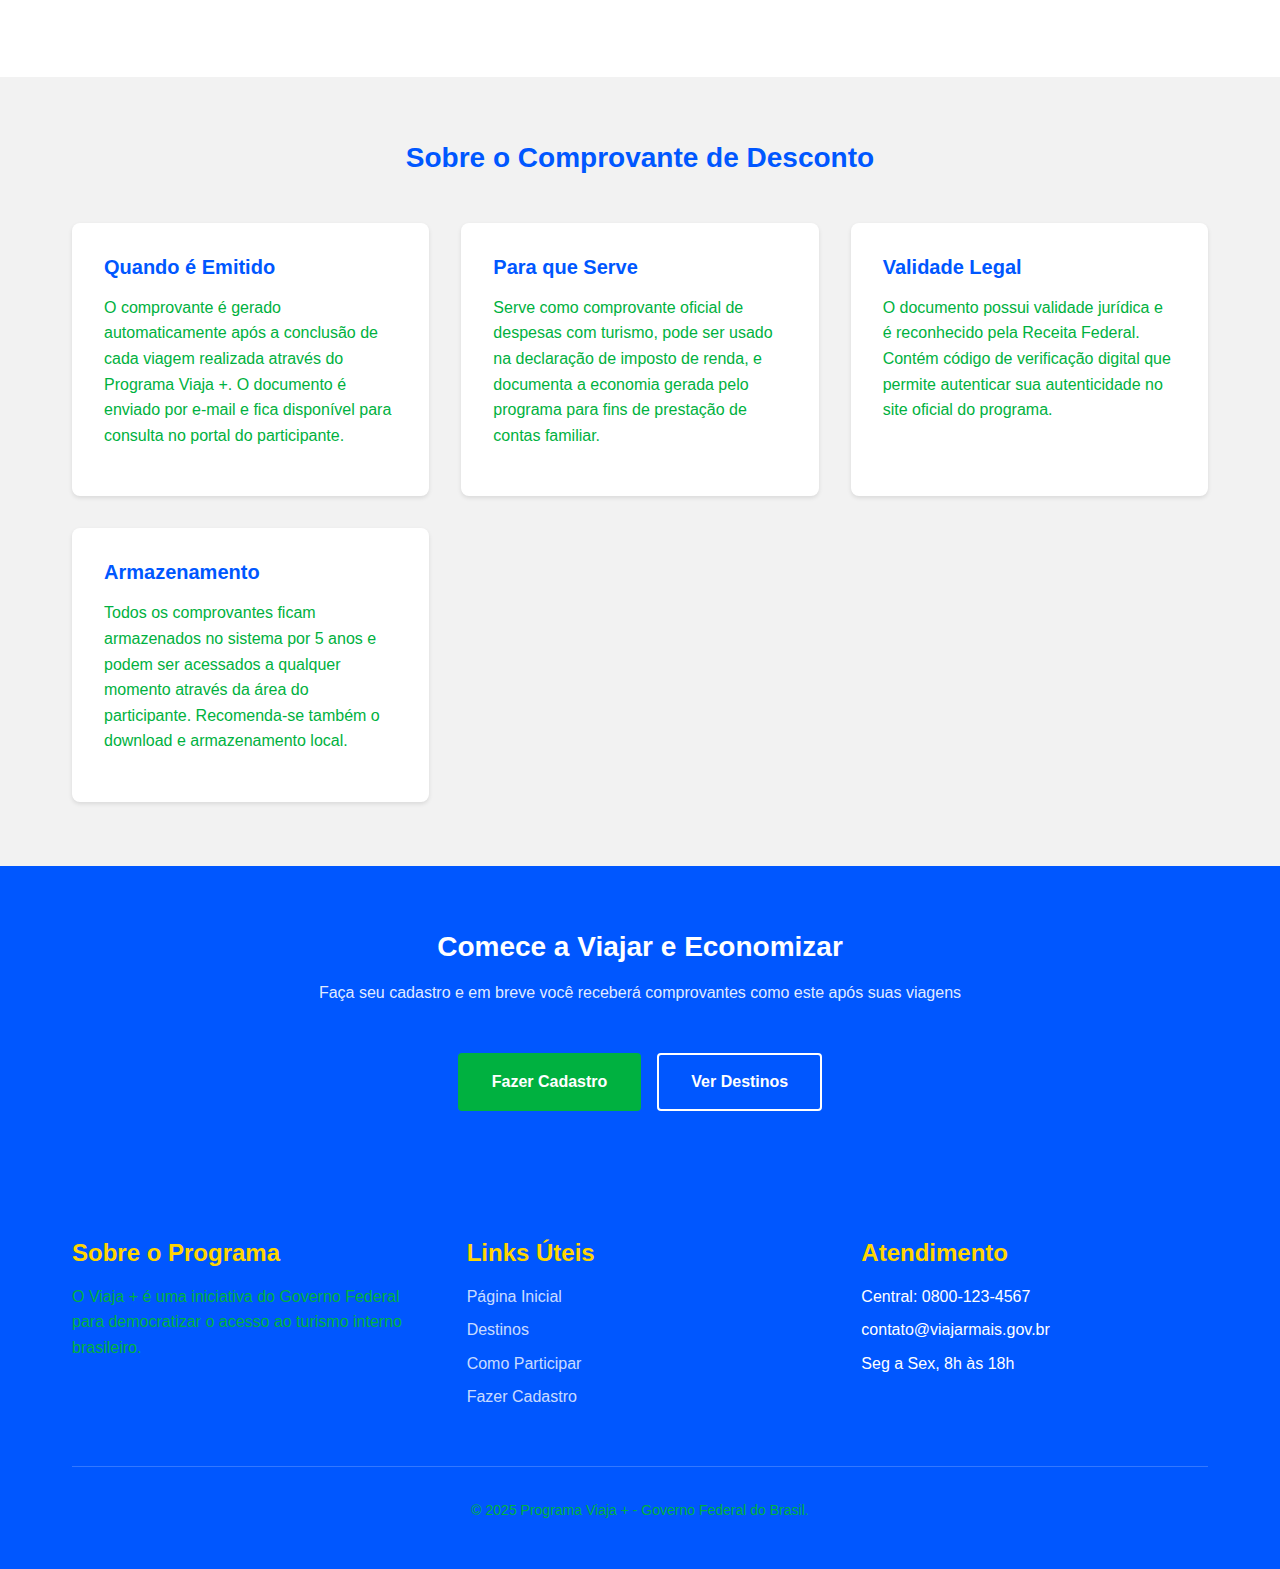
<file: notafiscal.htm>
<!DOCTYPE html>
<html lang="pt-BR">
<head>
    <meta charset="UTF-8">
    <meta name="viewport" content="width=device-width, initial-scale=1.0">
    <meta name="description" content="Comprovante de participação no Programa Viaja +">
    <title>Nota Fiscal - Programa Viaja +</title>
    <link rel="stylesheet" href="style.css">
</head>
<body>
    <!-- Cabeçalho -->
    <header class="header">
        <div class="container header-container">
            <div class="logo">
                <div class="logo-imagem">
                    <img src="./img/logo.png" alt="Viaja +" class="logo-programa">
                </div>
            </div>
            
            <nav class="nav-principal">
                <ul>
                    <li><a href="index.html">Início</a></li>
                    <li><a href="viagens.html">Destinos</a></li>
                    <li><a href="como-participar.html">Como Participar</a></li>
                    <li><a href="cadastro.html">Cadastro</a></li>
                    <li><a href="calculadora.html">Calculadora</a></li>
                </ul>
            </nav>
        </div>
    </header>

    <!-- Conteúdo principal -->
    <main>
        <!-- Introdução -->
        <section class="secao secao-azul">
            <div class="container texto-centralizado">
                <h1>Comprovante de Desconto</h1>
                <p class="texto-destaque">
                    Modelo de nota fiscal governamental do Programa Viaja +
                </p>
                <p>
                    Este é um exemplo visual de como seria o comprovante de desconto emitido 
                    para viagens realizadas através do programa.
                </p>
            </div>
        </section>

        <!-- Nota Fiscal -->
        <section class="secao">
            <div class="container">
                <!-- Aviso -->
                <div style="background-color: #FFF3CD; border-left: 4px solid var(--cor-amarelo-brasil); padding: var(--espacamento-md); margin-bottom: var(--espacamento-lg); border-radius: 4px;">
                    <h3 style="color: #856404; margin-bottom: var(--espacamento-xs);">Documento de Demonstração</h3>
                    <p style="color: #856404; margin-bottom: 0;">
                        Este é um modelo visual de nota fiscal para fins demonstrativos. 
                        Em uma implementação real, este documento seria gerado automaticamente 
                        após cada viagem realizada pelo participante.
                    </p>
                </div>
                
                <!-- Documento da Nota Fiscal -->
                <div class="nota-fiscal">
                    <!-- Cabeçalho -->
                    <div class="nota-fiscal-header">
                        <div style="margin-bottom: var(--espacamento-sm);">
                            <div style="font-size: 0.875rem; font-weight: 600; color: var(--cor-verde-brasil);">
                                GOVERNO FEDERAL DO BRASIL
                            </div>
                            <div style="font-size: 0.875rem; color: var(--cor-azul-governo);">
                                Ministério do Turismo
                            </div>
                        </div>
                        
                        <h2 class="nota-fiscal-title">PROGRAMA VIAJA +</h2>
                        <div style="font-size: 1rem; font-weight: 600; margin-bottom: var(--espacamento-xs);">
                            COMPROVANTE DE BENEFÍCIO E DESCONTO
                        </div>
                        <div style="font-size: 0.875rem; color: var(--cor-texto-medio);">
                            Nota Fiscal Eletrônica de Serviços
                        </div>
                    </div>
                    
                    <!-- Informações do documento -->
                    <div style="background-color: var(--cor-cinza-claro); padding: var(--espacamento-sm); margin-bottom: var(--espacamento-md); border-radius: 4px;">
                        <div style="display: grid; grid-template-columns: 1fr 1fr; gap: var(--espacamento-sm);">
                            <div>
                                <strong>Número do Documento:</strong><br>
                                NF-VM-2024-000123456
                            </div>
                            <div>
                                <strong>Data de Emissão:</strong><br>
                                15/11/2025 às 14:32:18
                            </div>
                            <div>
                                <strong>Código de Verificação:</strong><br>
                                A7F3-9D2E-4B1C-8F6A
                            </div>
                            <div>
                                <strong>Validade:</strong><br>
                                15/11/2030
                            </div>
                        </div>
                    </div>
                    
                    <!-- Dados do participante -->
                    <div style="border: 1px solid var(--cor-borda); padding: var(--espacamento-md); margin-bottom: var(--espacamento-md); background-color: var(--cor-branco);">
                        <h3 style="font-size: 0.9rem; margin-bottom: var(--espacamento-sm); border-bottom: 1px solid var(--cor-borda); padding-bottom: var(--espacamento-xs);">
                            DADOS DO BENEFICIÁRIO
                        </h3>
                        <div class="nota-fiscal-info">
                            <div>
                                <strong>Nome:</strong><br>
                                Maria da Silva Santos
                            </div>
                            <div>
                                <strong>CPF:</strong><br>
                                123.456.789-00
                            </div>
                            <div>
                                <strong>Código Familiar:</strong><br>
                                VM-2024-987654
                            </div>
                            <div>
                                <strong>Faixa de Desconto:</strong><br>
                                Faixa 2 - 65%
                            </div>
                        </div>
                    </div>
                    
                    <!-- Dados da viagem -->
                    <div style="border: 1px solid var(--cor-borda); padding: var(--espacamento-md); margin-bottom: var(--espacamento-md); background-color: var(--cor-branco);">
                        <h3 style="font-size: 0.9rem; margin-bottom: var(--espacamento-sm); border-bottom: 1px solid var(--cor-borda); padding-bottom: var(--espacamento-xs);">
                            DETALHES DA VIAGEM
                        </h3>
                        <div class="nota-fiscal-info">
                            <div>
                                <strong>Destino:</strong><br>
                                Foz do Iguaçu - PR
                            </div>
                            <div>
                                <strong>Período:</strong><br>
                                20/11/2025 a 25/11/2025
                            </div>
                            <div>
                                <strong>Participantes:</strong><br>
                                4 pessoas (titular + 3 dependentes)
                            </div>
                            <div>
                                <strong>Duração:</strong><br>
                                5 dias / 4 noites
                            </div>
                        </div>
                    </div>
                    
                    <!-- Discriminação de serviços -->
                    <div style="margin-bottom: var(--espacamento-md);">
                        <h3 style="font-size: 0.9rem; margin-bottom: var(--espacamento-sm); border-bottom: 2px solid var(--cor-azul-escuro); padding-bottom: var(--espacamento-xs);">
                            DISCRIMINAÇÃO DOS SERVIÇOS E DESCONTOS
                        </h3>
                        
                        <table class="nota-fiscal-table">
                            <thead>
                                <tr>
                                    <th style="width: 50%;">Descrição</th>
                                    <th style="text-align: right;">Valor Integral</th>
                                    <th style="text-align: center;">Desconto</th>
                                    <th style="text-align: right;">Valor Final</th>
                                </tr>
                            </thead>
                            <tbody>
                                <tr>
                                    <td>Passagens Aéreas (4 pessoas)<br>
                                        <small>São Paulo (GRU) - Foz do Iguaçu (IGU)<br>
                                        Ida e volta - Cia. Aérea XYZ</small>
                                    </td>
                                    <td style="text-align: right;">R$ 3.200,00</td>
                                    <td style="text-align: center;">65%</td>
                                    <td style="text-align: right;">R$ 1.120,00</td>
                                </tr>
                                <tr style="background-color: var(--cor-cinza-claro);">
                                    <td>Hospedagem (4 diárias)<br>
                                        <small>Hotel das Cataratas - Quarto Família<br>
                                        Café da manhã incluso</small>
                                    </td>
                                    <td style="text-align: right;">R$ 2.400,00</td>
                                    <td style="text-align: center;">65%</td>
                                    <td style="text-align: right;">R$ 840,00</td>
                                </tr>
                                <tr>
                                    <td>Alimentação<br>
                                        <small>Restaurantes credenciados<br>
                                        10 refeições principais</small>
                                    </td>
                                    <td style="text-align: right;">R$ 800,00</td>
                                    <td style="text-align: center;">65%</td>
                                    <td style="text-align: right;">R$ 280,00</td>
                                </tr>
                                <tr style="background-color: var(--cor-cinza-claro);">
                                    <td>Ingressos Turísticos<br>
                                        <small>Parque Nacional do Iguaçu<br>
                                        Parque das Aves - 4 pessoas</small>
                                    </td>
                                    <td style="text-align: right;">R$ 400,00</td>
                                    <td style="text-align: center;">65%</td>
                                    <td style="text-align: right;">R$ 140,00</td>
                                </tr>
                            </tbody>
                        </table>
                    </div>
                    
                    <!-- Totais -->
                    <div style="background-color: var(--cor-cinza-claro); padding: var(--espacamento-md); border-radius: 4px; margin-bottom: var(--espacamento-md);">
                        <div style="display: grid; grid-template-columns: 1fr 1fr; gap: var(--espacamento-sm); margin-bottom: var(--espacamento-sm);">
                            <div style="text-align: right;"><strong>Valor Total dos Serviços:</strong></div>
                            <div style="text-align: right;">R$ 6.800,00</div>
                            
                            <div style="text-align: right;"><strong>Total de Descontos (65%):</strong></div>
                            <div style="text-align: right; color: var(--cor-verde-brasil); font-weight: 700;">- R$ 4.420,00</div>
                        </div>
                        
                        <div style="border-top: 2px solid var(--cor-azul-escuro); padding-top: var(--espacamento-sm); margin-top: var(--espacamento-sm);">
                            <div style="display: grid; grid-template-columns: 1fr 1fr;">
                                <div style="text-align: right; font-size: 1.25rem;"><strong>VALOR PAGO PELA FAMÍLIA:</strong></div>
                                <div style="text-align: right; font-size: 1.5rem; font-weight: 700; color: var(--cor-azul-escuro);">R$ 2.380,00</div>
                            </div>
                        </div>
                    </div>
                    
                    <!-- Economia gerada -->
                    <div style="background-color: #D1FAE5; border-left: 4px solid var(--cor-verde-brasil); padding: var(--espacamento-md); margin-bottom: var(--espacamento-md);">
                        <div style="text-align: center;">
                            <div style="font-size: 0.875rem; margin-bottom: var(--espacamento-xs);">
                                ECONOMIA TOTAL GERADA PELO PROGRAMA
                            </div>
                            <div style="font-size: 2rem; font-weight: 700; color: var(--cor-verde-brasil);">
                                R$ 4.420,00
                            </div>
                            <div style="font-size: 0.875rem; margin-top: var(--espacamento-xs);">
                                Esta família economizou 65% no valor total da viagem
                            </div>
                        </div>
                    </div>
                    
                    <!-- Informações legais -->
                    <div style="border-top: 2px solid var(--cor-borda); padding-top: var(--espacamento-md); margin-top: var(--espacamento-md); font-size: 0.75rem;">
                        <p style="margin-bottom: var(--espacamento-xs);">
                            <strong>INFORMAÇÕES LEGAIS:</strong>
                        </p>
                        <p style="margin-bottom: var(--espacamento-xs);">
                            Este documento comprova a utilização de benefícios do Programa Viaja +, 
                            iniciativa do Governo Federal Brasileiro instituída pela Lei Nº XX.XXX/2024.
                        </p>
                        <p style="margin-bottom: var(--espacamento-xs);">
                            Os descontos foram aplicados conforme a faixa de renda familiar cadastrada 
                            e validada no sistema nacional de participantes.
                        </p>
                        <p style="margin-bottom: var(--espacamento-xs);">
                            Este comprovante pode ser utilizado para fins de declaração de imposto de renda 
                            e comprovação de gastos com turismo doméstico.
                        </p>
                        <p style="margin-bottom: var(--espacamento-xs);">
                            Autenticidade digital: Este documento possui assinatura eletrônica e pode ser 
                            verificado através do código informado no site oficial www.viajarmais.gov.br
                        </p>
                    </div>
                    
                    <!-- Rodapé do documento -->
                    <div style="border-top: 1px solid var(--cor-borda); margin-top: var(--espacamento-md); padding-top: var(--espacamento-md); text-align: center; font-size: 0.75rem; color: var(--cor-texto-medio);">
                        <p style="margin-bottom: var(--espacamento-xs);">
                            Programa Viaja + - Ministério do Turismo<br>
                            Governo Federal do Brasil
                        </p>
                        <p style="margin-bottom: var(--espacamento-xs);">
                            Central de Atendimento: 0800-123-4567 | contato@viajarmais.gov.br
                        </p>
                        <p style="margin-bottom: 0;">
                            Documento emitido eletronicamente e válido sem assinatura física
                        </p>
                    </div>
                </div>
                
                <!-- Botão de impressão (visual) -->
                <div class="texto-centralizado mt-3">
                    <button class="btn btn-secundario" onclick="window.print()">
                        Imprimir Comprovante
                    </button>
                    <p style="margin-top: var(--espacamento-sm); color: var(--cor-texto-medio); font-size: 0.875rem;">
                        Em uma implementação real, esta página seria gerada dinamicamente com os dados 
                        reais de cada viagem realizada pelo participante
                    </p>
                </div>
            </div>
        </section>

        <!-- Informações adicionais -->
        <section class="secao secao-cinza">
            <div class="container">
                <h2 class="texto-centralizado">Sobre o Comprovante de Desconto</h2>
                
                <div class="grid grid-2 mt-3">
                    <div class="card">
                        <div class="card-conteudo">
                            <h3 class="card-titulo">Quando é Emitido</h3>
                            <p class="card-texto">
                                O comprovante é gerado automaticamente após a conclusão de cada viagem 
                                realizada através do Programa Viaja +. O documento é enviado por 
                                e-mail e fica disponível para consulta no portal do participante.
                            </p>
                        </div>
                    </div>
                    
                    <div class="card">
                        <div class="card-conteudo">
                            <h3 class="card-titulo">Para que Serve</h3>
                            <p class="card-texto">
                                Serve como comprovante oficial de despesas com turismo, pode ser usado 
                                na declaração de imposto de renda, e documenta a economia gerada pelo 
                                programa para fins de prestação de contas familiar.
                            </p>
                        </div>
                    </div>
                    
                    <div class="card">
                        <div class="card-conteudo">
                            <h3 class="card-titulo">Validade Legal</h3>
                            <p class="card-texto">
                                O documento possui validade jurídica e é reconhecido pela Receita Federal. 
                                Contém código de verificação digital que permite autenticar sua 
                                autenticidade no site oficial do programa.
                            </p>
                        </div>
                    </div>
                    
                    <div class="card">
                        <div class="card-conteudo">
                            <h3 class="card-titulo">Armazenamento</h3>
                            <p class="card-texto">
                                Todos os comprovantes ficam armazenados no sistema por 5 anos e podem 
                                ser acessados a qualquer momento através da área do participante. 
                                Recomenda-se também o download e armazenamento local.
                            </p>
                        </div>
                    </div>
                </div>
            </div>
        </section>

        <!-- Call to action -->
        <section class="secao secao-azul">
            <div class="container texto-centralizado">
                <h2>Comece a Viajar e Economizar</h2>
                <p class="mb-3">
                    Faça seu cadastro e em breve você receberá comprovantes como este após suas viagens
                </p>
                <div class="btn-grupo">
                    <a href="cadastro.html" class="btn btn-primario">Fazer Cadastro</a>
                    <a href="viagens.html" class="btn btn-outline">Ver Destinos</a>
                </div>
            </div>
        </section>
    </main>

    <!-- Rodapé -->
    <footer class="footer">
        <div class="container">
            <div class="footer-conteudo">
                <div class="footer-secao">
                    <h3>Sobre o Programa</h3>
                    <p>
                        O Viaja + é uma iniciativa do Governo Federal para democratizar 
                        o acesso ao turismo interno brasileiro.
                    </p>
                </div>
                
                <div class="footer-secao">
                    <h3>Links Úteis</h3>
                    <ul>
                        <li><a href="index.html">Página Inicial</a></li>
                        <li><a href="viagens.html">Destinos</a></li>
                        <li><a href="como-participar.html">Como Participar</a></li>
                        <li><a href="cadastro.html">Fazer Cadastro</a></li>
                    </ul>
                </div>
                
                <div class="footer-secao">
                    <h3>Atendimento</h3>
                    <ul>
                        <li>Central: 0800-123-4567</li>
                        <li>contato@viajarmais.gov.br</li>
                        <li>Seg a Sex, 8h às 18h</li>
                    </ul>
                </div>
            </div>
            
            <div class="footer-bottom">
                <p>&copy; 2025 Programa Viaja + - Governo Federal do Brasil.</p>
            </div>
        </div>
    </footer>
</body>
</html>
</file>
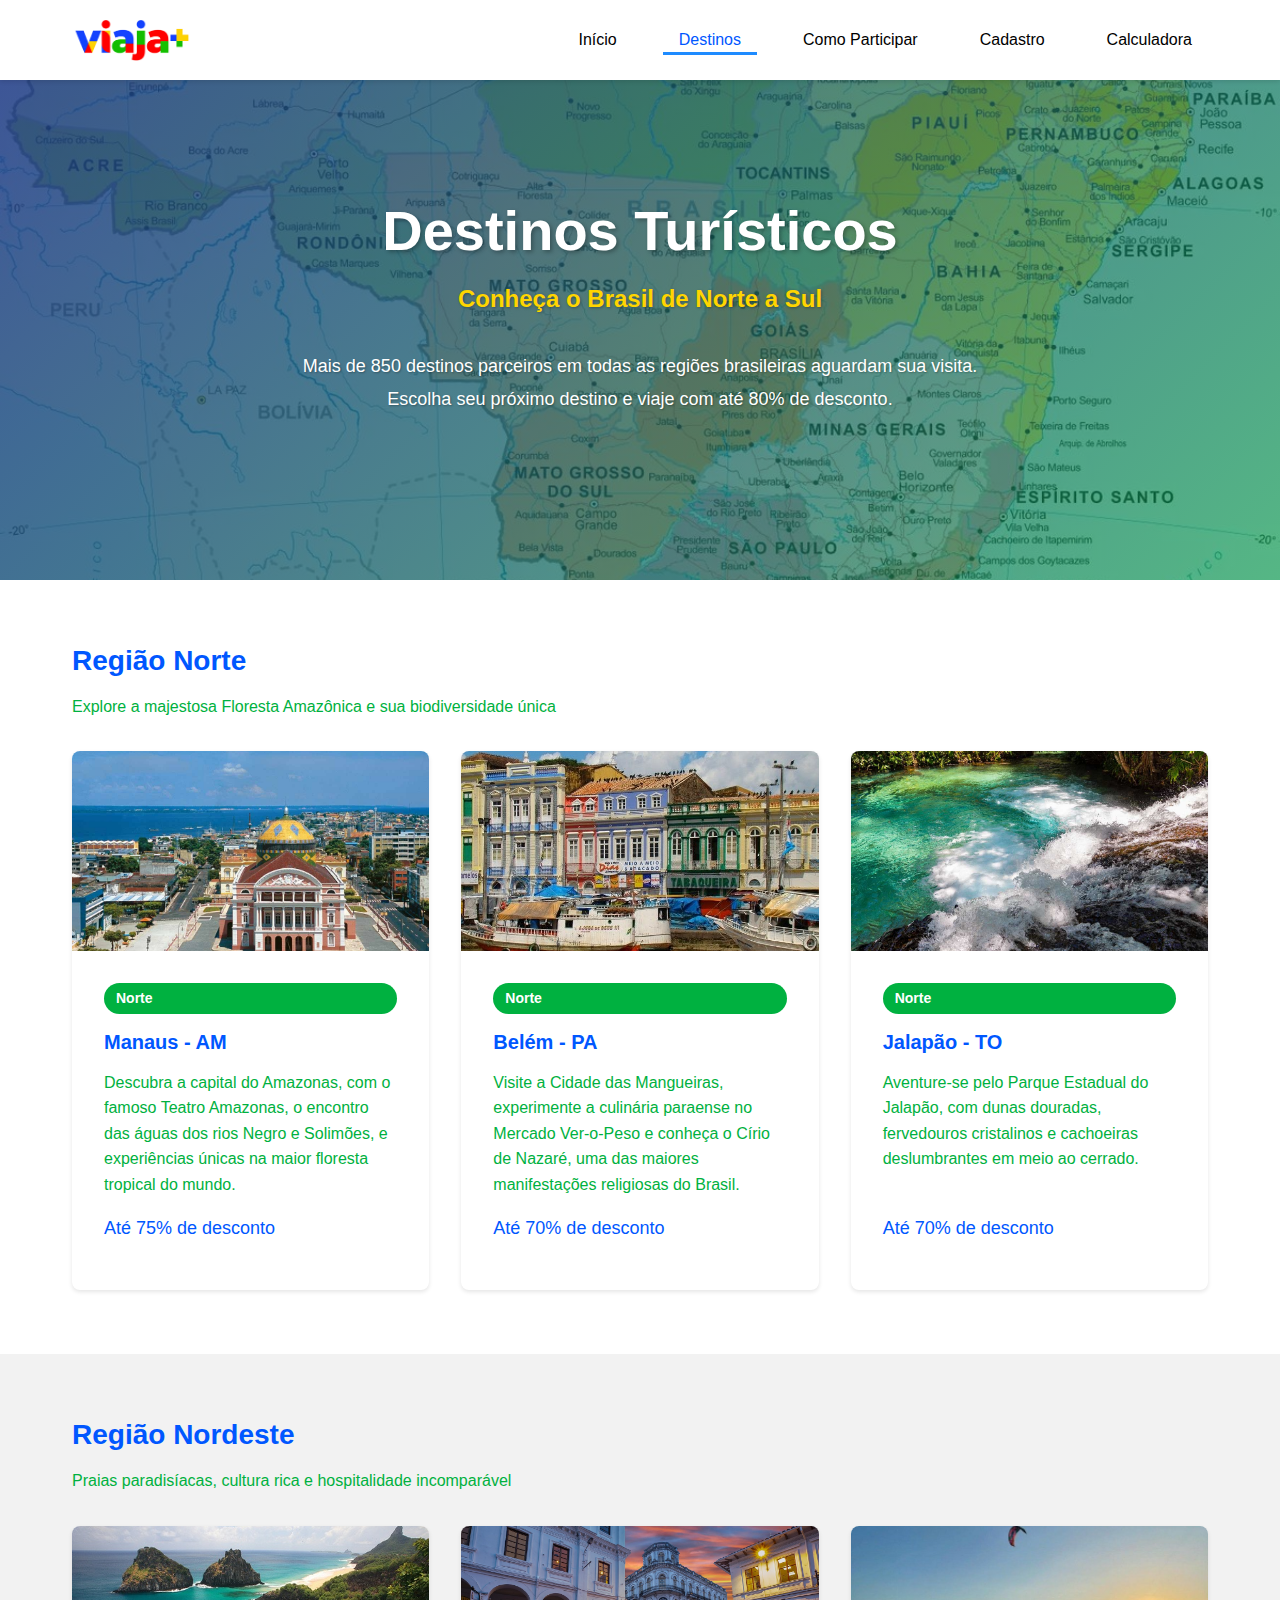
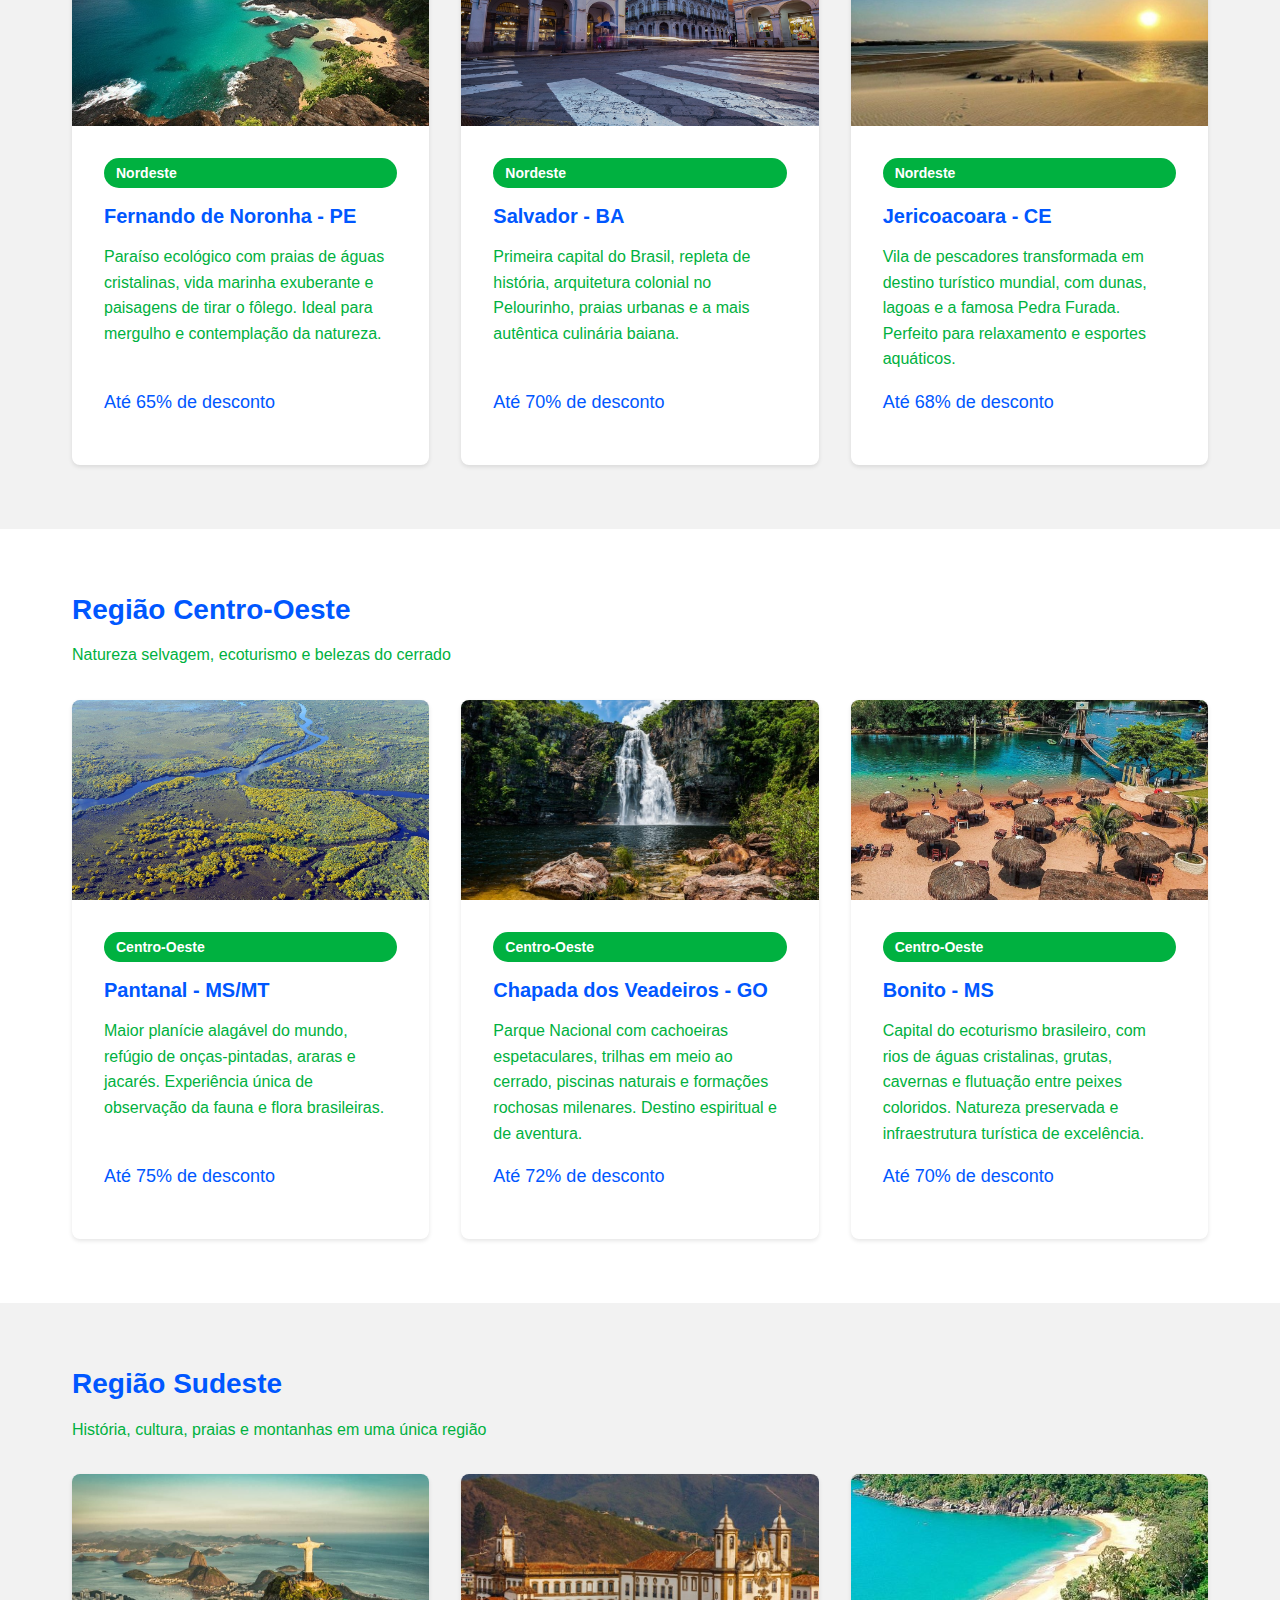
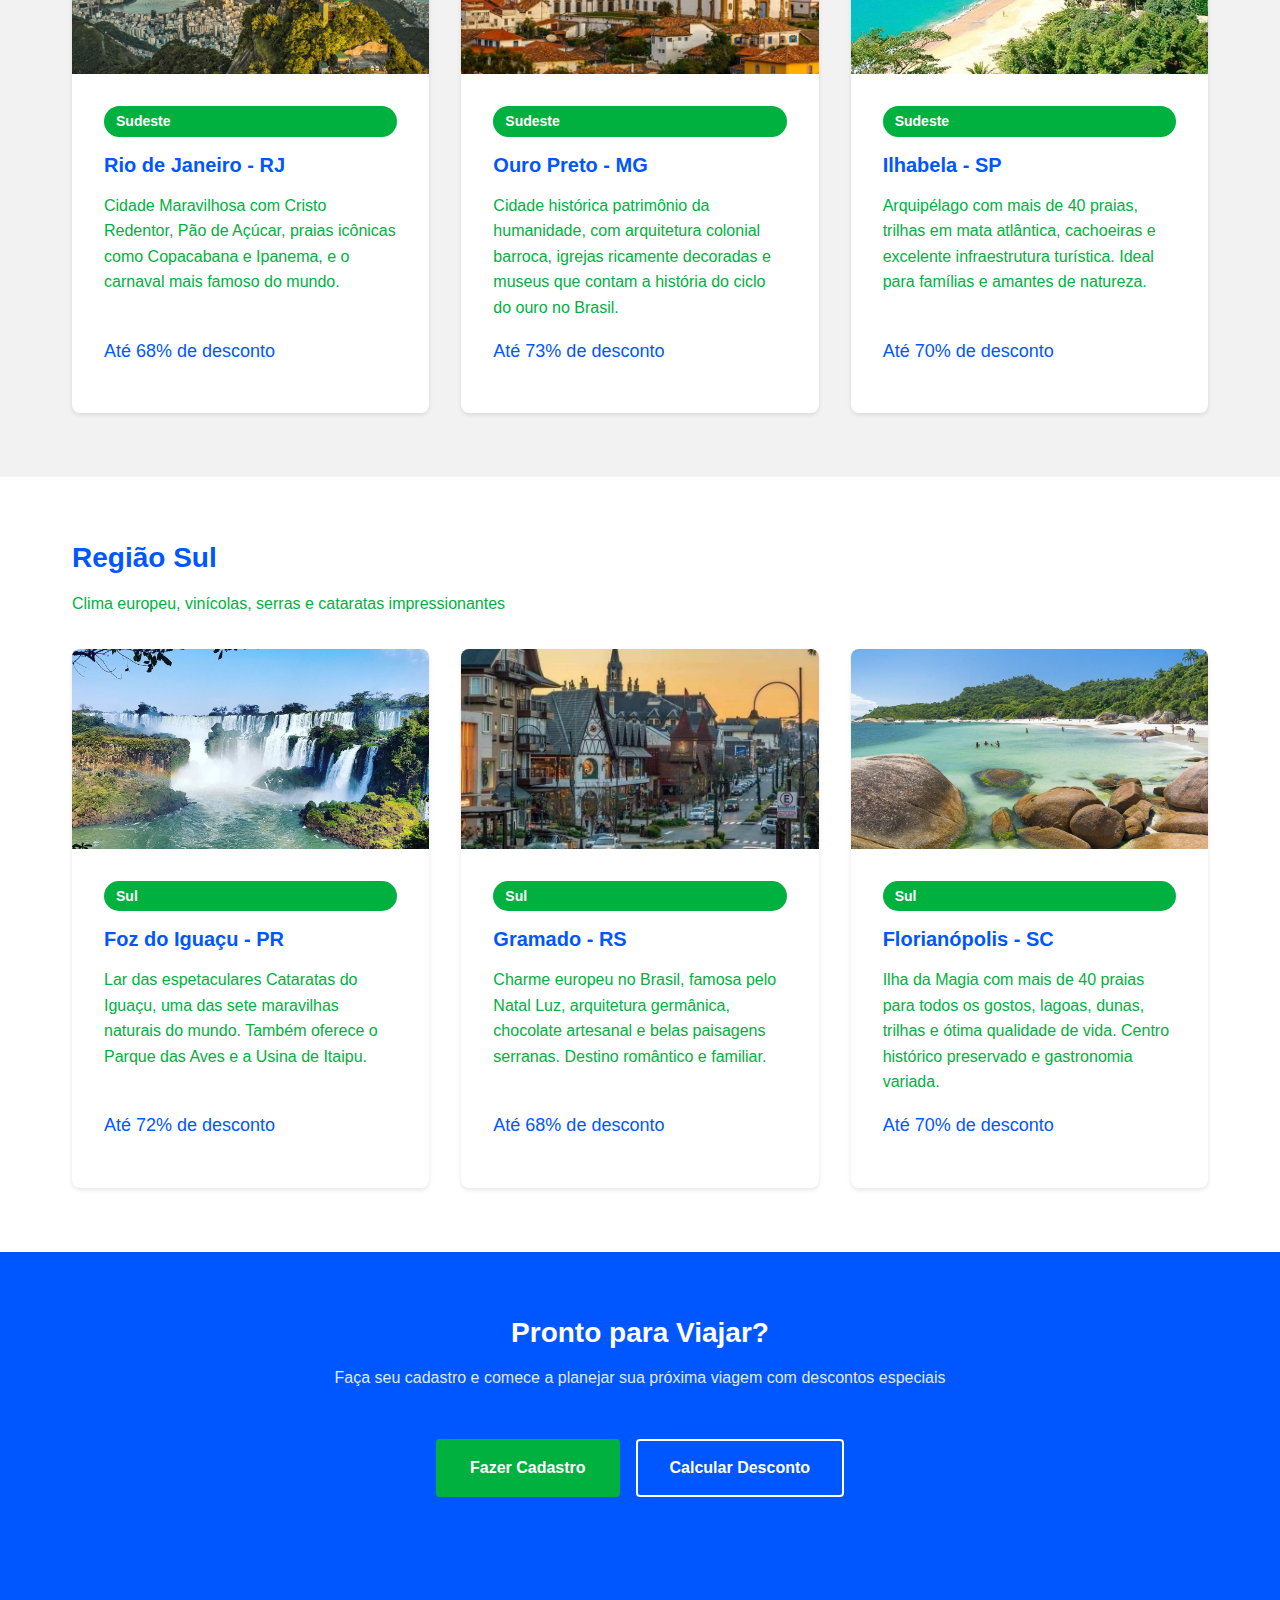
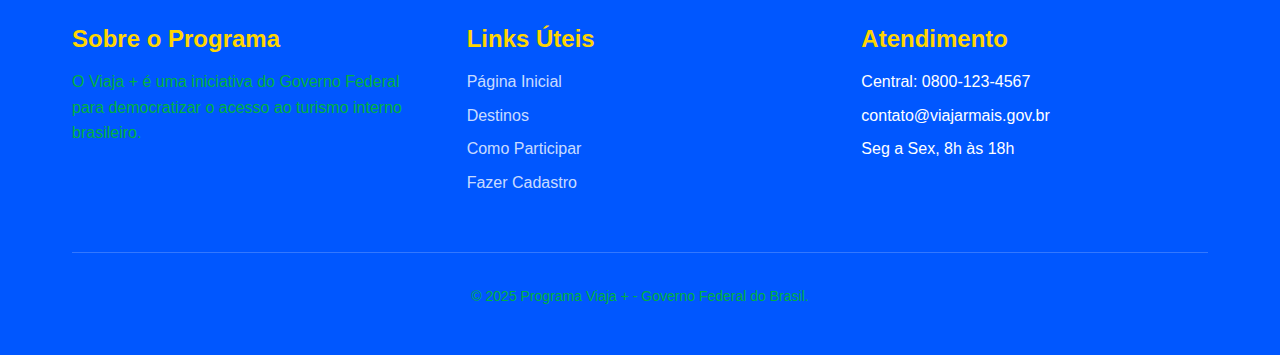
<file: viagens.html>
<!DOCTYPE html>
<html lang="pt-BR">
<head>
    <meta charset="UTF-8">
    <meta name="viewport" content="width=device-width, initial-scale=1.0">
    <meta name="description" content="Descubra destinos incríveis em todas as regiões do Brasil com descontos do Programa Viaja +">
    <title>Destinos - Programa Viaja +</title>
    <link rel="stylesheet" href="style.css">
</head>
<body>
    <!-- Cabeçalho -->
    <header class="header">
        <div class="container header-container">
            <div class="logo">
                <div class="logo-imagem">
                    <img src="./img/logo.png" alt="Viaja +" class="logo-programa">
                </div>
            </div>
            
            <nav class="nav-principal">
                <ul>
                    <li><a href="index.html">Início</a></li>
                    <li><a href="viagens.html" class="ativo">Destinos</a></li>
                    <li><a href="como-participar.html">Como Participar</a></li>
                    <li><a href="cadastro.html">Cadastro</a></li>
                    <li><a href="calculadora.html">Calculadora</a></li>
                </ul>
            </nav>
        </div>
    </header>

    <!-- Conteúdo principal -->
    <main>
        <!-- Cabeçalho da página -->
        <section class="hero-background" style="background-image: url('./img/mapa.jpg');">
            <div class="carousel-slide"><img src="./img/8.jpg" alt="Mapa do Brasil com destinos turísticos"></div>
        <div class="carousel-slide"><img src="./img/5.jpg" alt="Cristo Redentor - Rio de Janeiro"></div>
        <div class="carousel-slide"><img src="./img/bulsola.jpg" alt="Fernando de Noronha - Praias paradisíacas"></div>
        <div class="carousel-slide"><img src="./img/9.jpg" alt="Floresta Amazônica"></div>

            <div class="hero-conteudo">
                <h1 class="hero-titulo">Destinos Turísticos</h1>
                <p class="hero-subtitulo">
                    Conheça o Brasil de Norte a Sul
                </p>
                <p class="hero-descricao">
                    Mais de 850 destinos parceiros em todas as regiões brasileiras aguardam sua visita. 
                    Escolha seu próximo destino e viaje com até 80% de desconto.
                </p>
            </div>
        </section>

        <!-- Região Norte -->
        <section class="secao">
            <div class="container">
                <h2>Região Norte</h2>
                <p class="mb-2">Explore a majestosa Floresta Amazônica e sua biodiversidade única</p>
                
                <div class="grid grid-3">
                    <!-- Destino 1 -->
                    <div class="card">
                        <div class="card-imagem">
                            <img src="./img/Manaus -.jpg" alt="Floresta Amazônica">
                        </div>
                        <div class="card-conteudo">
                            <div class="card-badge">Norte</div>
                            <h3 class="card-titulo">Manaus - AM</h3>
                            <p class="card-texto">
                                Descubra a capital do Amazonas, com o famoso Teatro Amazonas, 
                                o encontro das águas dos rios Negro e Solimões, e experiências 
                                únicas na maior floresta tropical do mundo.
                            </p>
                            <p class="texto-destaque">Até 75% de desconto</p>
                        </div>
                    </div>
                    
                    <!-- Destino 2 -->
                    <div class="card">
                        <div class="card-imagem">
                            <img src="./img/Belém - PA.jpg" alt="Belém do Pará">
                        </div>
                        <div class="card-conteudo">
                            <div class="card-badge">Norte</div>
                            <h3 class="card-titulo">Belém - PA</h3>
                            <p class="card-texto">
                                Visite a Cidade das Mangueiras, experimente a culinária paraense 
                                no Mercado Ver-o-Peso e conheça o Círio de Nazaré, uma das maiores 
                                manifestações religiosas do Brasil.
                            </p>
                            <p class="texto-destaque">Até 70% de desconto</p>
                        </div>
                    </div>
                    
                    <!-- Destino 3 -->
                    <div class="card">
                        <div class="card-imagem">
                            <img src="./img/Jalapão.jpg" alt="Jalapão">
                        </div>
                        <div class="card-conteudo">
                            <div class="card-badge">Norte</div>
                            <h3 class="card-titulo">Jalapão - TO</h3>
                            <p class="card-texto">
                                Aventure-se pelo Parque Estadual do Jalapão, com dunas douradas, 
                                fervedouros cristalinos e cachoeiras deslumbrantes em meio ao cerrado.
                            </p>
                            <p class="texto-destaque">Até 70% de desconto</p>
                        </div>
                    </div>
                </div>
            </div>
        </section>

        <!-- Região Nordeste -->
        <section class="secao secao-cinza">
            <div class="container">
                <h2>Região Nordeste</h2>
                <p class="mb-2">Praias paradisíacas, cultura rica e hospitalidade incomparável</p>
                
                <div class="grid grid-3">
                    <!-- Destino 4 -->
                    <div class="card">
                        <div class="card-imagem">
                            <img src="./img/Noronha.jpg" alt="Fernando de Noronha">
                        </div>
                        <div class="card-conteudo">
                            <div class="card-badge">Nordeste</div>
                            <h3 class="card-titulo">Fernando de Noronha - PE</h3>
                            <p class="card-texto">
                                Paraíso ecológico com praias de águas cristalinas, vida marinha 
                                exuberante e paisagens de tirar o fôlego. Ideal para mergulho 
                                e contemplação da natureza.
                            </p>
                            <p class="texto-destaque">Até 65% de desconto</p>
                        </div>
                    </div>
                    
                    <!-- Destino 5 -->
                    <div class="card">
                        <div class="card-imagem">
                            <img src="./img/salva.jpg" alt="Salvador">
                        </div>
                        <div class="card-conteudo">
                            <div class="card-badge">Nordeste</div>
                            <h3 class="card-titulo">Salvador - BA</h3>
                            <p class="card-texto">
                                Primeira capital do Brasil, repleta de história, arquitetura 
                                colonial no Pelourinho, praias urbanas e a mais autêntica 
                                culinária baiana.
                            </p>
                            <p class="texto-destaque">Até 70% de desconto</p>
                        </div>
                    </div>
                    
                    <!-- Destino 6 -->
                    <div class="card">
                        <div class="card-imagem">
                            <img src="./img/Jerioca.jpg" alt="Jericoacoara">
                        </div>
                        <div class="card-conteudo">
                            <div class="card-badge">Nordeste</div>
                            <h3 class="card-titulo">Jericoacoara - CE</h3>
                            <p class="card-texto">
                                Vila de pescadores transformada em destino turístico mundial, 
                                com dunas, lagoas e a famosa Pedra Furada. Perfeito para 
                                relaxamento e esportes aquáticos.
                            </p>
                            <p class="texto-destaque">Até 68% de desconto</p>
                        </div>
                    </div>
                </div>
            </div>
        </section>

        <!-- Região Centro-Oeste -->
        <section class="secao">
            <div class="container">
                <h2>Região Centro-Oeste</h2>
                <p class="mb-2">Natureza selvagem, ecoturismo e belezas do cerrado</p>
                
                <div class="grid grid-3">
                    <!-- Destino 7 -->
                    <div class="card">
                        <div class="card-imagem">
                            <img src="./img/pantanal.jpg" alt="Pantanal">
                        </div>
                        <div class="card-conteudo">
                            <div class="card-badge">Centro-Oeste</div>
                            <h3 class="card-titulo">Pantanal - MS/MT</h3>
                            <p class="card-texto">
                                Maior planície alagável do mundo, refúgio de onças-pintadas, 
                                araras e jacarés. Experiência única de observação da fauna e 
                                flora brasileiras.
                            </p>
                            <p class="texto-destaque">Até 75% de desconto</p>
                        </div>
                    </div>
                    
                    <!-- Destino 8 -->
                    <div class="card">
                        <div class="card-imagem">
                            <img src="./img/Chapada dos Veadeiros - GO.jpg" alt="Chapada dos Veadeiros">
                        </div>
                        <div class="card-conteudo">
                            <div class="card-badge">Centro-Oeste</div>
                            <h3 class="card-titulo">Chapada dos Veadeiros - GO</h3>
                            <p class="card-texto">
                                Parque Nacional com cachoeiras espetaculares, trilhas em meio 
                                ao cerrado, piscinas naturais e formações rochosas milenares. 
                                Destino espiritual e de aventura.
                            </p>
                            <p class="texto-destaque">Até 72% de desconto</p>
                        </div>
                    </div>
                    
                    <!-- Destino 9 -->
                    <div class="card">
                        <div class="card-imagem">
                            <img src="./img/Bonito - MS.jpg" alt="Bonito">
                        </div>
                        <div class="card-conteudo">
                            <div class="card-badge">Centro-Oeste</div>
                            <h3 class="card-titulo">Bonito - MS</h3>
                            <p class="card-texto">
                                Capital do ecoturismo brasileiro, com rios de águas cristalinas, 
                                grutas, cavernas e flutuação entre peixes coloridos. Natureza 
                                preservada e infraestrutura turística de excelência.
                            </p>
                            <p class="texto-destaque">Até 70% de desconto</p>
                        </div>
                    </div>
                </div>
            </div>
        </section>

        <!-- Região Sudeste -->
        <section class="secao secao-cinza">
            <div class="container">
                <h2>Região Sudeste</h2>
                <p class="mb-2">História, cultura, praias e montanhas em uma única região</p>
                
                <div class="grid grid-3">
                    <!-- Destino 10 -->
                    <div class="card">
                        <div class="card-imagem">
                            <img src="./img/rIO.jpg" alt="Rio de Janeiro">
                        </div>
                        <div class="card-conteudo">
                            <div class="card-badge">Sudeste</div>
                            <h3 class="card-titulo">Rio de Janeiro - RJ</h3>
                            <p class="card-texto">
                                Cidade Maravilhosa com Cristo Redentor, Pão de Açúcar, praias 
                                icônicas como Copacabana e Ipanema, e o carnaval mais famoso 
                                do mundo.
                            </p>
                            <p class="texto-destaque">Até 68% de desconto</p>
                        </div>
                    </div>
                    
                    <!-- Destino 11 -->
                    <div class="card">
                        <div class="card-imagem">
                            <img src="./img/OURO.jpg" alt="Ouro Preto">
                        </div>
                        <div class="card-conteudo">
                            <div class="card-badge">Sudeste</div>
                            <h3 class="card-titulo">Ouro Preto - MG</h3>
                            <p class="card-texto">
                                Cidade histórica patrimônio da humanidade, com arquitetura 
                                colonial barroca, igrejas ricamente decoradas e museus que 
                                contam a história do ciclo do ouro no Brasil.
                            </p>
                            <p class="texto-destaque">Até 73% de desconto</p>
                        </div>
                    </div>
                    
                    <!-- Destino 12 -->
                    <div class="card">
                        <div class="card-imagem">
                            <img src="./img/Ilhabela - SP.jpg" alt="Ilhabela">
                        </div>
                        <div class="card-conteudo">
                            <div class="card-badge">Sudeste</div>
                            <h3 class="card-titulo">Ilhabela - SP</h3>
                            <p class="card-texto">
                                Arquipélago com mais de 40 praias, trilhas em mata atlântica, 
                                cachoeiras e excelente infraestrutura turística. Ideal para 
                                famílias e amantes de natureza.
                            </p>
                            <p class="texto-destaque">Até 70% de desconto</p>
                        </div>
                    </div>
                </div>
            </div>
        </section>

        <!-- Região Sul -->
        <section class="secao">
            <div class="container">
                <h2>Região Sul</h2>
                <p class="mb-2">Clima europeu, vinícolas, serras e cataratas impressionantes</p>
                
                <div class="grid grid-3">
                    <!-- Destino 13 -->
                    <div class="card">
                        <div class="card-imagem">
                            <img src="./img/Foz.jpg" alt="Cataratas do Iguaçu">
                        </div>
                        <div class="card-conteudo">
                            <div class="card-badge">Sul</div>
                            <h3 class="card-titulo">Foz do Iguaçu - PR</h3>
                            <p class="card-texto">
                                Lar das espetaculares Cataratas do Iguaçu, uma das sete 
                                maravilhas naturais do mundo. Também oferece o Parque das 
                                Aves e a Usina de Itaipu.
                            </p>
                            <p class="texto-destaque">Até 72% de desconto</p>
                        </div>
                    </div>
                    
                    <!-- Destino 14 -->
                    <div class="card">
                        <div class="card-imagem">
                            <img src="./img/Gramado - RS.jpg" alt="Gramado">
                        </div>
                        <div class="card-conteudo">
                            <div class="card-badge">Sul</div>
                            <h3 class="card-titulo">Gramado - RS</h3>
                            <p class="card-texto">
                                Charme europeu no Brasil, famosa pelo Natal Luz, arquitetura 
                                germânica, chocolate artesanal e belas paisagens serranas. 
                                Destino romântico e familiar.
                            </p>
                            <p class="texto-destaque">Até 68% de desconto</p>
                        </div>
                    </div>
                    
                    <!-- Destino 15 -->
                    <div class="card">
                        <div class="card-imagem">
                            <img src="./img/Florianópolis.jpg" alt="Florianópolis">
                        </div>
                        <div class="card-conteudo">
                            <div class="card-badge">Sul</div>
                            <h3 class="card-titulo">Florianópolis - SC</h3>
                            <p class="card-texto">
                                Ilha da Magia com mais de 40 praias para todos os gostos, 
                                lagoas, dunas, trilhas e ótima qualidade de vida. Centro 
                                histórico preservado e gastronomia variada.
                            </p>
                            <p class="texto-destaque">Até 70% de desconto</p>
                        </div>
                    </div>
                </div>
            </div>
        </section>

        <!-- Call to action -->
        <section class="secao secao-azul">
            <div class="container texto-centralizado">
                <h2>Pronto para Viajar?</h2>
                <p class="mb-3">
                    Faça seu cadastro e comece a planejar sua próxima viagem com descontos especiais
                </p>
                <div class="btn-grupo">
                    <a href="cadastro.html" class="btn btn-primario">Fazer Cadastro</a>
                    <a href="calculadora.html" class="btn btn-outline">Calcular Desconto</a>
                </div>
            </div>
        </section>
    </main>

    <!-- Rodapé -->
    <footer class="footer">
        <div class="container">
            <div class="footer-conteudo">
                <div class="footer-secao">
                    <h3>Sobre o Programa</h3>
                    <p>
                        O Viaja + é uma iniciativa do Governo Federal para democratizar 
                        o acesso ao turismo interno brasileiro.
                    </p>
                </div>
                
                <div class="footer-secao">
                    <h3>Links Úteis</h3>
                    <ul>
                        <li><a href="index.html">Página Inicial</a></li>
                        <li><a href="viagens.html">Destinos</a></li>
                        <li><a href="como-participar.html">Como Participar</a></li>
                        <li><a href="cadastro.html">Fazer Cadastro</a></li>
                    </ul>
                </div>
                
                <div class="footer-secao">
                    <h3>Atendimento</h3>
                    <ul>
                        <li>Central: 0800-123-4567</li>
                        <li>contato@viajarmais.gov.br</li>
                        <li>Seg a Sex, 8h às 18h</li>
                    </ul>
                </div>
            </div>
            
            <div class="footer-bottom">
                <p>&copy; 2025 Programa Viaja + - Governo Federal do Brasil.</p>
            </div>
        </div>
    </footer>
</body>
</html>
</file>
<file: style.css>
:root {
  /* Cores principais */
  --cor-azul-escuro: #0057FF;
  --cor-azul-governo: #0057FF;
  --cor-verde-brasil: #00B140;
  --cor-amarelo-brasil: #FFD500;
  --cor-vermelho-brasil: #FF0000;
  --cor-branco: #FFFFFF;
  --cor-cinza-claro: #F2F2F2;
  
  /* Cores derivadas */
  --cor-azul-hover: #0046CC;
  --cor-verde-hover: #009133;
  --cor-amarelo-hover: #E6C000;
  --cor-texto-escuro: #222222;
  --cor-texto-medio: #666666;
  --cor-borda: #DDDDDD;
  --cor-overlay-escuro: rgba(31, 60, 136, 0.85);
  --cor-overlay-amarelo: rgba(255, 203, 5, 0.9);
  
  /* Espaçamentos */
  --espacamento-xs: 0.5rem;
  --espacamento-sm: 1rem;
  --espacamento-md: 2rem;
  --espacamento-lg: 3rem;
  --espacamento-xl: 4rem;
  
  /* Tipografia */
  --font-principal: -apple-system, BlinkMacSystemFont, 'Segoe UI', 'Roboto', 'Oxygen', 'Ubuntu', 'Cantarell', sans-serif;
  --font-tamanho-base: 16px;
  --font-tamanho-grande: 1.125rem;
  --font-tamanho-titulo: 2.5rem;
  --font-tamanho-subtitulo: 1.75rem;
  
  /* Sombras */
  --sombra-leve: 0 2px 4px rgba(0, 0, 0, 0.1);
  --sombra-media: 0 4px 8px rgba(0, 0, 0, 0.15);
  --sombra-forte: 0 8px 16px rgba(0, 0, 0, 0.2);
  
  /* Transições */
  --transicao-rapida: 0.2s ease;
  --transicao-normal: 0.3s ease;
  
  /* Layout */
  --largura-maxima: 1200px;
  --largura-conteudo: 800px;
  --altura-header: 80px;
}

/* ==========================================
   2. RESET E BASE
   ========================================== */
*, *::before, *::after {
  margin: 0;
  padding: 0;
  box-sizing: border-box;
}

html {
  font-size: var(--font-tamanho-base);
  scroll-behavior: smooth;
}

body {
  font-family: var(--font-principal);
  color: var(--cor-texto-escuro);
  background-color: var(--cor-branco);
  line-height: 1.6;
  overflow-x: hidden;
}

img {
  max-width: 100%;
  height: auto;
  display: block;
}

a {
  text-decoration: none;
  color: inherit;
  transition: color var(--transicao-rapida);
}

ul, ol {
  list-style: none;
}

button {
  border: none;
  background: none;
  font-family: inherit;
  cursor: pointer;
}

/* ==========================================
   3. TIPOGRAFIA
   ========================================== */
h1, h2, h3, h4, h5, h6 {
  font-weight: 700;
  line-height: 1.2;
  margin-bottom: var(--espacamento-sm);
}

h1 {
  font-size: var(--font-tamanho-titulo);
    color: var(--cor-branco);
}

h2 {
  font-size: var(--font-tamanho-subtitulo);
    color: var(--cor-azul-governo);
}

h3 {
  font-size: 1.5rem;
}

h4 {
  font-size: 1.25rem;
}

p {
  margin-bottom: var(--espacamento-sm);
  color: var(--cor-verde-brasil);
}

.texto-destaque {
  font-size: var(--font-tamanho-grande);
  font-weight: 500;
  color: var(--cor-azul-governo);
}

.texto-centralizado {
  text-align: center;
}

/* ==========================================
   4. LAYOUT GERAL
   ========================================== */
.container {
  width: 100%;
  max-width: var(--largura-maxima);
  margin: 0 auto;
  padding: 0 var(--espacamento-md);
}

.container-estreito {
  max-width: var(--largura-conteudo);
}

.secao {
  padding: var(--espacamento-xl) 0;
}

.secao-cinza {
  background-color: var(--cor-cinza-claro);
}

.secao-azul {
  background-color: var(--cor-azul-governo);
  color: var(--cor-branco);
}

.secao-azul h2,
.secao-azul h3 {
  color: var(--cor-branco);
}

.secao-azul p {
  color: rgba(255, 255, 255, 0.9);
}

/* Grid responsivo */
.grid {
  display: grid;
  gap: var(--espacamento-md);
}

.grid-2 {
  grid-template-columns: repeat(auto-fit, minmax(300px, 1fr));
}

.grid-3 {
  grid-template-columns: repeat(auto-fit, minmax(250px, 1fr));
}

.grid-4 {
  grid-template-columns: repeat(auto-fit, minmax(200px, 1fr));
}

/* ==========================================
   5. NAVEGAÇÃO
   ========================================== */
.header {
  background-color: var(--cor-branco);
  box-shadow: var(--sombra-leve);
  position: sticky;
  top: 0;
  z-index: 1000;
  height: var(--altura-header);
}

.header-container {
  display: flex;
  justify-content: space-between;
  align-items: center;
  height: 100%;
}

.logo {
  display: flex;
  align-items: center;
  gap: var(--espacamento-sm);
  font-size: 1.25rem;
  font-weight: 700;
  color: var(--cor-azul-governo);
}

.logo-texto {
  display: flex;
  flex-direction: column;
  line-height: 1.2;
}

.logo-titulo {
  font-size: 1.5rem;
  color: var(--cor-azul-escuro);
}

.logo-subtitulo {
  font-size: 0.875rem;
  color: var(--cor-verde-brasil);
  font-weight: 400;
}

.nav-principal ul {
  display: flex;
  gap: var(--espacamento-md);
  align-items: center;
}

.nav-principal a {
  padding: var(--espacamento-xs) var(--espacamento-sm);
  color: var(--cor-texto-escuro);
  font-weight: 500;
  border-bottom: 2px solid transparent;
  transition: all var(--transicao-rapida);
}

.nav-principal a:hover,
.nav-principal a.ativo {
  color: var(--cor-azul-governo);
  border-bottom-color: var(--cor-azul-governo);
}

/* ==========================================
   6. HERO CAROUSEL AUTOMÁTICO
   ========================================== */
.hero-carousel {
    position: relative;
    width: 100%;
    height: 95vh;
    overflow: hidden;
}

.carousel-slide {
    position: absolute;
    width: 100%;
    height: 100%;
    top: 0;
    left: 0;
    opacity: 0;
    animation: slideAnimation 24s infinite;
}

.carousel-slide:nth-child(1) { animation-delay: 0s; }
.carousel-slide:nth-child(2) { animation-delay: 6s; }
.carousel-slide:nth-child(3) { animation-delay: 12s; }
.carousel-slide:nth-child(4) { animation-delay: 18s; }

.carousel-slide img {
    width: 100%;
    height: 100%;
    object-fit: cover;
}

@keyframes slideAnimation {
    0% { opacity: 0; }
    5% { opacity: 1; }
    25% { opacity: 1; }
    30% { opacity: 0; }
    100% { opacity: 0; }
}

.hero-carousel::before {
    content: "";
    position: absolute;
    width: 100%;
    height: 100%;
    background: linear-gradient(to bottom right, rgba(0,0,50,0.55), rgba(40,0,0,0.55));
    top: 0;
    left: 0;
    z-index: 1;
}

.hero-content {
    position: absolute;
    z-index: 2;
    width: 100%;
    text-align: center;
    top: 50%;
    transform: translateY(-50%);
    color: #ffffff;
    padding: 0 20px;
}

.hero-content h1 {
    font-size: 5.3rem;
    font-weight: 700;
    text-shadow: 0 3px 10px rgba(0,0,0,0.5);
}

.hero-content p {
    font-size: 1.8rem;
    margin-top: 15px;
    max-width: 700px;
    margin-left: auto;
    margin-right: auto;
    text-shadow: 0 5px 10px rgba(0,0,0,0.6);
}

.hero-btn {
    display: inline-block;
    margin-top: 40px;
    background: var(--cor-amarelo-brasil);
    color: #000;
    padding: 12px 28px;
    border-radius: 30px;
    font-size: 2rem;
    font-weight: 600;
    text-decoration: none;
    transition: 0.3s ease;
}

.hero-btn:hover {
    background: var(--cor-azul-governo);
    color: var(--cor-branco);
}

/* Hero estático para páginas internas */
.hero {
  position: relative;
  width: 100%;
  height: 500px;
  overflow: hidden;
  display: flex;
  align-items: center;
  justify-content: center;
}

.hero-imagem {
  position: absolute;
  width: 100%;
  height: 100%;
  top: 0;
  left: 0;
  object-fit: cover;
}

.hero-overlay {
  position: absolute;
  top: 0;
  left: 0;
  width: 100%;
  height: 100%;
  background: linear-gradient(135deg, rgba(31, 60, 136, 0.7) 0%, rgba(0, 151, 57, 0.5) 100%);
  z-index: 1;
}

/* Hero com background image (páginas internas) */
.hero-background {
  position: relative;
  height: 60vh;
  min-height: 400px;
  max-height: 500px;
  display: flex;
  align-items: center;
  justify-content: center;
  background-size: cover;
  background-position: center;
  background-repeat: no-repeat;
}

.hero-background::before {
  content: '';
  position: absolute;
  top: 0;
  left: 0;
  width: 100%;
  height: 100%;
  background: linear-gradient(135deg, var(--cor-overlay-escuro) 0%, rgba(0, 151, 57, 0.6) 100%);
}

/* Conteúdo do hero */
.hero-conteudo {
  position: relative;
  z-index: 2;
  text-align: center;
  color: var(--cor-branco);
  max-width: 800px;
  padding: var(--espacamento-md);
}

.hero-titulo {
  font-size: 3.5rem;
  color: var(--cor-branco);
  margin-bottom: var(--espacamento-sm);
  text-shadow: 2px 2px 4px rgba(0, 0, 0, 0.3);
}

.hero-subtitulo {
  font-size: 1.5rem;
  color: var(--cor-amarelo-brasil);
  margin-bottom: var(--espacamento-md);
  font-weight: 600;
  text-shadow: 1px 1px 3px rgba(0, 0, 0, 0.3);
}

.hero-descricao {
  font-size: 1.125rem;
  color: var(--cor-branco);
  margin-bottom: var(--espacamento-lg);
  line-height: 1.8;
  text-shadow: 1px 1px 2px rgba(0, 0, 0, 0.3);
}

/* ==========================================
   7. BOTÕES
   ========================================== */
.btn {
  display: inline-block;
  padding: 0.875rem 2rem;
  font-size: 1rem;
  font-weight: 600;
  text-align: center;
  border-radius: 4px;
  transition: all var(--transicao-normal);
  cursor: pointer;
  border: 2px solid transparent;
}

.btn-primario {
  background-color: var(--cor-verde-brasil);
  color: var(--cor-branco);
}

.btn-primario:hover {
  background-color: var(--cor-verde-hover);
  transform: translateY(-2px);
  box-shadow: var(--sombra-media);
}

.btn-secundario {
  background-color: var(--cor-azul-governo);
  color: var(--cor-branco);
}

.btn-secundario:hover {
  background-color: var(--cor-azul-hover);
  transform: translateY(-2px);
  box-shadow: var(--sombra-media);
}

.btn-outline {
  background-color: transparent;
  color: var(--cor-branco);
  border-color: var(--cor-branco);
}

.btn-outline:hover {
  background-color: var(--cor-branco);
  color: var(--cor-azul-governo);
}

.btn-amarelo {
  background-color: var(--cor-amarelo-brasil);
  color: var(--cor-azul-escuro);
}

.btn-amarelo:hover {
  background-color: var(--cor-amarelo-hover);
  transform: translateY(-2px);
  box-shadow: var(--sombra-media);
}

.btn-desabilitado {
  background-color: #CCCCCC;
  color: #888888;
  cursor: not-allowed;
  opacity: 0.6;
}

.btn-desabilitado:hover {
  transform: none;
  box-shadow: none;
}

.btn-grupo {
  display: flex;
  gap: var(--espacamento-sm);
  flex-wrap: wrap;
  justify-content: center;
}

/* ==========================================
   8. CARDS
   ========================================== */
.card {
  background-color: var(--cor-branco);
  border-radius: 8px;
  overflow: hidden;
  box-shadow: var(--sombra-leve);
  transition: all var(--transicao-normal);
  height: 100%;
  display: flex;
  flex-direction: column;
}

.card:hover {
  box-shadow: var(--sombra-forte);
  transform: translateY(-4px);
}

.card-imagem {
  width: 100%;
  height: 200px;
  overflow: hidden;
  background-color: var(--cor-cinza-claro);
  position: relative;
}

.card-imagem img {
  width: 100%;
  height: 100%;
  object-fit: cover;
  transition: transform var(--transicao-normal);
}

.card:hover .card-imagem img {
  transform: scale(1.05);
}

.card-conteudo {
  padding: var(--espacamento-md);
  flex-grow: 1;
  display: flex;
  flex-direction: column;
}

.card-icone-overlay {
  position: absolute;
  top: 50%;
  left: 50%;
  transform: translate(-50%, -50%);
  background-color: rgba(31, 60, 136, 0.9);
  width: 90px;
  height: 90px;
  border-radius: 50%;
  display: flex;
  align-items: center;
  justify-content: center;
  box-shadow: 0 4px 12px rgba(0, 0, 0, 0.3);
}

.card-titulo {
  font-size: 1.25rem;
  margin-bottom: var(--espacamento-sm);
  color: var(--cor-azul-escuro);
}

.card-texto {
  margin-bottom: var(--espacamento-sm);
  flex-grow: 1;
}

.card-badge {
  display: inline-block;
  padding: 0.25rem 0.75rem;
  background-color: var(--cor-verde-brasil);
  color: var(--cor-branco);
  border-radius: 20px;
  font-size: 0.875rem;
  font-weight: 600;
  margin-bottom: var(--espacamento-sm);
}

/* ==========================================
   8B. DESTINOS EM DESTAQUE
   ========================================== */
.destinos-destaque {
  background-color: var(--cor-branco);
}

.secao-titulo-destaque {
  text-align: center;
  margin-bottom: var(--espacamento-xs);
}

.secao-titulo-destaque h2 {
  color: var(--cor-azul-escuro);
  font-size: 2.5rem;
  margin-bottom: var(--espacamento-sm);
  position: relative;
  display: inline-block;
}

.secao-titulo-destaque h2::after {
  content: '';
  position: absolute;
  bottom: -10px;
  left: 50%;
  transform: translateX(-50%);
  width: 80px;
  height: 4px;
  background-color: var(--cor-verde-brasil);
}

.secao-titulo-destaque p {
  color: var(--cor-texto-medio);
  font-size: 1.125rem;
  margin-bottom: var(--espacamento-sm);
}

/* Carrossel de Destinos */
.destinos-carousel .carousel-container {
  display: flex;
  gap: 20px;
  overflow-x: auto;
  scroll-snap-type: x mandatory;
  padding: 20px;
  scroll-behavior: smooth;
  -webkit-overflow-scrolling: touch;
}

.destinos-carousel .carousel-container::-webkit-scrollbar {
  height: 8px;
}

.destinos-carousel .carousel-container::-webkit-scrollbar-track {
  background: rgba(0, 0, 0, 0.1);
  border-radius: 10px;
}

.destinos-carousel .carousel-container::-webkit-scrollbar-thumb {
  background: var(--cor-azul-governo);
  border-radius: 10px;
}

.destinos-carousel .destino-card {
  flex: 0 0 350px;
  scroll-snap-align: start;
  position: relative;
  height: 380px;
  border-radius: 12px;
  overflow: hidden;
  box-shadow: var(--sombra-media);
  transition: all var(--transicao-normal);
  cursor: pointer;
}

.destinos-carousel .destino-card:hover {
  transform: translateY(-8px);
  box-shadow: var(--sombra-forte);
}

.destino-card-imagem {
  width: 100%;
  height: 100%;
  object-fit: cover;
  transition: transform 0.5s ease;
}

.destino-card:hover .destino-card-imagem {
  transform: scale(1.1);
}

.destino-card-overlay {
  position: absolute;
  bottom: 0;
  left: 0;
  right: 0;
  background: linear-gradient(to top, var(--cor-azul-escuro) 0%, rgba(31, 60, 136, 0.7) 70%, transparent 100%);
  padding: var(--espacamento-md);
  color: var(--cor-branco);
}

.destino-categoria {
  display: inline-block;
  padding: 0.4rem 1rem;
  border-radius: 20px;
  font-size: 0.875rem;
  font-weight: 600;
  margin-bottom: var(--espacamento-sm);
  text-transform: uppercase;
  letter-spacing: 0.5px;
}

.destino-categoria.praias {
  background-color: var(--cor-azul-hover);
}

.destino-categoria.cultura {
  background-color: var(--cor-amarelo-brasil);
  color: var(--cor-azul-escuro);
}

.destino-categoria.natureza {
  background-color: var(--cor-verde-hover);
}

.destino-categoria.historia {
  background-color: var(--cor-azul-escuro);
}

.destino-categoria.ecoturismo {
  background-color: var(--cor-verde-hover);
}

.destino-nome {
  font-size: 1.5rem;
  font-weight: 700;
  margin-bottom: 0.25rem;
  color: var(--cor-branco);
}

.destino-estado {
  font-size: 0.875rem;
  color: var(--cor-branco);
  font-weight: 600;
  margin-bottom: var(--espacamento-sm);
  opacity: 0.9;
}

.destino-descricao {
  font-size: 0.9rem;
  line-height: 1.5;
  margin-bottom: var(--espacamento-sm);
  color: var(--cor-branco);
  opacity: 0.85;
}

/* ==========================================
   9. DEPOIMENTOS
   ========================================== */
.depoimentos-container {
  display: grid;
  grid-template-columns: repeat(auto-fit, minmax(300px, 1fr));
  gap: var(--espacamento-md);
}

/* Carrossel de Depoimentos */
.depoimentos-carousel .carousel-container {
  display: flex;
  gap: 20px;
  overflow-x: auto;
  scroll-snap-type: x mandatory;
  padding: 20px;
  scroll-behavior: smooth;
  -webkit-overflow-scrolling: touch;
}

.depoimentos-carousel .carousel-container::-webkit-scrollbar {
  height: 8px;
}

.depoimentos-carousel .carousel-container::-webkit-scrollbar-track {
  background: rgba(0, 0, 0, 0.1);
  border-radius: 10px;
}

.depoimentos-carousel .carousel-container::-webkit-scrollbar-thumb {
  background: var(--cor-azul-governo);
  border-radius: 10px;
}

.depoimentos-carousel .depoimento {
  flex: 0 0 350px;
  scroll-snap-align: start;
}

.depoimento {
  background-color: var(--cor-branco);
  padding: var(--espacamento-md);
  border-radius: 8px;
  box-shadow: var(--sombra-leve);
  position: relative;
  border-left: 4px solid var(--cor-verde-brasil);
}

.depoimento-texto {
  font-size: 1rem;
  font-style: italic;
  color: var(--cor-texto-medio);
  line-height: 1.7;
  margin-bottom: var(--espacamento-md);
}

.depoimento-texto::before {
  content: '"';
  font-size: 3rem;
  color: var(--cor-azul-governo);
  opacity: 0.2;
  position: absolute;
  top: 10px;
  left: 15px;
  font-family: Georgia, serif;
}

.depoimento-autor {
  display: flex;
  align-items: center;
  gap: var(--espacamento-sm);
  padding-top: var(--espacamento-sm);
  border-top: 1px solid var(--cor-borda);
}

.depoimento-avatar {
  width: 50px;
  height: 50px;
  border-radius: 50%;
  background: linear-gradient(135deg, var(--cor-azul-governo), var(--cor-verde-brasil));
  display: flex;
  align-items: center;
  justify-content: center;
  color: var(--cor-branco);
  font-weight: 700;
  font-size: 1.25rem;
  flex-shrink: 0;
}

.depoimento-info {
  flex-grow: 1;
}

.depoimento-nome {
  font-weight: 700;
  color: var(--cor-azul-escuro);
  margin-bottom: 0.25rem;
}

.depoimento-localizacao {
  font-size: 0.875rem;
  color: var(--cor-texto-medio);
}

.depoimento-badge {
  display: inline-block;
  padding: 0.25rem 0.5rem;
  background-color: var(--cor-amarelo-brasil);
  color: var(--cor-azul-escuro);
  border-radius: 4px;
  font-size: 0.75rem;
  font-weight: 600;
  margin-top: 0.25rem;
}

/* ==========================================
   10. ESTATÍSTICAS
   ========================================== */
.estatisticas {
  display: grid;
  grid-template-columns: repeat(auto-fit, minmax(200px, 1fr));
  gap: var(--espacamento-md);
  text-align: center;
}

.estatistica-item {
  padding: var(--espacamento-md);
}

.estatistica-numero {
  font-size: 3rem;
  font-weight: 700;
  color: var(--cor-amarelo-brasil);
  margin-bottom: var(--espacamento-xs);
  line-height: 1;
}

.estatistica-label {
  font-size: 1rem;
  color: rgba(255, 255, 255, 0.9);
}

/* ==========================================
   10. FORMULÁRIOS
   ========================================== */
.formulario {
  max-width: 600px;
  margin: 0 auto;
}

.form-grupo {
  margin-bottom: var(--espacamento-md);
}

.form-label {
  display: block;
  margin-bottom: var(--espacamento-xs);
  font-weight: 600;
  color: var(--cor-texto-escuro);
}

.form-label .obrigatorio {
  color: #D93025;
}

.form-input,
.form-select,
.form-textarea {
  width: 100%;
  padding: 0.75rem;
  border: 2px solid var(--cor-borda);
  border-radius: 4px;
  font-size: 1rem;
  font-family: inherit;
  transition: border-color var(--transicao-rapida);
}

.form-input:focus,
.form-select:focus,
.form-textarea:focus {
  outline: none;
  border-color: var(--cor-azul-governo);
}

.form-textarea {
  resize: vertical;
  min-height: 120px;
}

.form-ajuda {
  font-size: 0.875rem;
  color: var(--cor-texto-medio);
  margin-top: var(--espacamento-xs);
}

.form-row {
  display: grid;
  grid-template-columns: 1fr 1fr;
  gap: var(--espacamento-sm);
}

/* Upload de arquivo personalizado */
.form-upload {
  position: relative;
  display: inline-block;
  width: 100%;
}

.form-upload input[type="file"] {
  position: absolute;
  opacity: 0;
  width: 0;
  height: 0;
}

.form-upload-label {
  display: block;
  padding: 0.75rem;
  background-color: var(--cor-cinza-claro);
  border: 2px dashed var(--cor-borda);
  border-radius: 4px;
  text-align: center;
  cursor: pointer;
  transition: all var(--transicao-rapida);
}

.form-upload-label:hover {
  background-color: #E8E8E8;
  border-color: var(--cor-azul-governo);
}

/* ==========================================
   11. CALCULADORA
   ========================================== */
.calculadora-container {
  max-width: 700px;
  margin: 0 auto;
  background-color: var(--cor-branco);
  border-radius: 8px;
  padding: var(--espacamento-lg);
  box-shadow: var(--sombra-media);
}

.resultado-box {
  background-color: var(--cor-cinza-claro);
  border-left: 4px solid var(--cor-verde-brasil);
  padding: var(--espacamento-md);
  margin-top: var(--espacamento-md);
  border-radius: 4px;
}

.resultado-valor {
  font-size: 2rem;
  font-weight: 700;
  color: var(--cor-verde-brasil);
  margin-bottom: var(--espacamento-xs);
}

/* ==========================================
   12. NOTA FISCAL
   ========================================== */
.nota-fiscal {
  max-width: 800px;
  margin: var(--espacamento-lg) auto;
  background-color: var(--cor-branco);
  border: 2px solid var(--cor-borda);
  padding: var(--espacamento-lg);
  font-family: 'Courier New', monospace;
}

.nota-fiscal-header {
  text-align: center;
  border-bottom: 2px solid var(--cor-azul-escuro);
  padding-bottom: var(--espacamento-md);
  margin-bottom: var(--espacamento-md);
}

.nota-fiscal-title {
  font-size: 1.5rem;
  color: var(--cor-azul-escuro);
  margin-bottom: var(--espacamento-xs);
}

.nota-fiscal-info {
  display: grid;
  grid-template-columns: 1fr 1fr;
  gap: var(--espacamento-sm);
  margin-bottom: var(--espacamento-md);
  font-size: 0.9rem;
}

.nota-fiscal-table {
  width: 100%;
  border-collapse: collapse;
  margin: var(--espacamento-md) 0;
}

.nota-fiscal-table th,
.nota-fiscal-table td {
  padding: var(--espacamento-xs);
  border: 1px solid var(--cor-borda);
  text-align: left;
}

.nota-fiscal-table th {
  background-color: var(--cor-azul-escuro);
  color: var(--cor-branco);
}

.nota-fiscal-total {
  text-align: right;
  font-size: 1.25rem;
  font-weight: 700;
  margin-top: var(--espacamento-md);
  color: var(--cor-azul-escuro);
}

/* ==========================================
   13. FOOTER
   ========================================== */
.footer {
  background-color: var(--cor-azul-escuro);
  color: var(--cor-branco);
  padding: var(--espacamento-xl) 0 var(--espacamento-md);
}

.footer-conteudo {
  display: grid;
  grid-template-columns: repeat(auto-fit, minmax(250px, 1fr));
  gap: var(--espacamento-lg);
  margin-bottom: var(--espacamento-lg);
}

.footer-secao h3 {
  color: var(--cor-amarelo-brasil);
  margin-bottom: var(--espacamento-sm);
}

.footer-secao ul li {
  margin-bottom: var(--espacamento-xs);
}

.footer-secao a {
  color: rgba(255, 255, 255, 0.8);
  transition: color var(--transicao-rapida);
}

.footer-secao a:hover {
  color: var(--cor-branco);
}

.footer-bottom {
  border-top: 1px solid rgba(255, 255, 255, 0.2);
  padding-top: var(--espacamento-md);
  text-align: center;
  font-size: 0.875rem;
  color: rgba(255, 255, 255, 0.7);
}

/* ==========================================
   14. UTILITÁRIOS
   ========================================== */
.mt-1 { margin-top: var(--espacamento-sm); }
.mt-2 { margin-top: var(--espacamento-md); }
.mt-3 { margin-top: var(--espacamento-lg); }
.mb-1 { margin-bottom: var(--espacamento-sm); }
.mb-2 { margin-bottom: var(--espacamento-md); }
.mb-3 { margin-bottom: var(--espacamento-lg); }

.text-center { text-align: center; }
.text-left { text-align: left; }
.text-right { text-align: right; }

.d-flex { display: flex; }
.flex-column { flex-direction: column; }
.align-center { align-items: center; }
.justify-center { justify-content: center; }
.gap-1 { gap: var(--espacamento-sm); }
.gap-2 { gap: var(--espacamento-md); }

/* ==========================================
   15. RESPONSIVIDADE
   ========================================== */

/* Tablets (768px e abaixo) */
@media (max-width: 768px) {
  :root {
    --font-tamanho-titulo: 2rem;
    --font-tamanho-subtitulo: 1.5rem;
    --espacamento-lg: 2rem;
    --espacamento-xl: 3rem;
  }
  
  .hero-carousel {
    height: 80vh;
  }
  
  .hero-content h1 {
    font-size: 2.5rem;
  }
  
  .hero-content p {
    font-size: 1.1rem;
  }
  
  .hero {
    height: 450px;
  }
  
  .hero-titulo {
    font-size: 2.5rem;
  }
  
  .hero-subtitulo {
    font-size: 1.25rem;
  }
  
  .nav-principal ul {
    gap: var(--espacamento-sm);
  }
  
  .nav-principal a {
    font-size: 0.9rem;
    padding: var(--espacamento-xs);
  }
  
  .grid-2,
  .grid-4 {
    grid-template-columns: repeat(2, 1fr);
  }
  
  .grid-3 {
    grid-template-columns: 1fr;
  }
  
  .card-icone-overlay {
    width: 80px;
    height: 80px;
  }
  
  .card-icone-overlay svg {
    width: 50px;
    height: 50px;
  }
  
  .hero-background {
    min-height: 350px;
  }
  
  .destinos-grid {
    grid-template-columns: repeat(auto-fit, minmax(280px, 1fr));
  }
  
  .destino-card {
    height: 350px;
  }
  
  .filtro-btn {
    padding: 0.625rem 1.25rem;
    font-size: 0.85rem;
  }
  
  .grid-3,
  .grid-4 {
    grid-template-columns: repeat(auto-fit, minmax(200px, 1fr));
  }
  
  .form-row {
    grid-template-columns: 1fr;
  }
  
  .estatistica-numero {
    font-size: 2.5rem;
  }
  
  .footer-conteudo {
    grid-template-columns: 1fr;
  }
}

/* Mobile (480px e abaixo) */
@media (max-width: 480px) {
  :root {
    --font-tamanho-titulo: 1.75rem;
    --font-tamanho-subtitulo: 1.25rem;
    --espacamento-md: 1.5rem;
    --espacamento-lg: 2rem;
    --espacamento-xl: 2.5rem;
  }
  
  .container {
    padding: 0 var(--espacamento-sm);
  }
  
  .hero-carousel {
    height: 70vh;
  }
  
  .hero-content h1 {
    font-size: 2rem;
  }
  
  .hero-content p {
    font-size: 1rem;
  }
  
  .hero-btn {
    padding: 10px 24px;
    font-size: 0.95rem;
  }
  
  .hero {
    height: 400px;
  }
  
  .hero-titulo {
    font-size: 2rem;
  }
  
  .hero-subtitulo {
    font-size: 1.125rem;
  }
  
  .hero-descricao {
    font-size: 1rem;
  }
  
  .header-container {
    flex-direction: column;
    height: auto;
    padding: var(--espacamento-sm) 0;
  }
  
  .nav-principal ul {
    flex-direction: column;
    gap: var(--espacamento-xs);
    align-items: stretch;
  }
  
  .nav-principal a {
    text-align: center;
  }
  
  .logo-titulo {
    font-size: 1.25rem;
  }
  
  .grid-3 {
    grid-template-columns: 1fr;
  }
  
  .card-imagem {
    height: 180px;
  }
  
  .card-icone-overlay {
    width: 70px;
    height: 70px;
  }
  
  .card-icone-overlay svg {
    width: 45px;
    height: 45px;
  }
  
  .btn {
    padding: 0.75rem 1.5rem;
    font-size: 0.9rem;
  }
  
  .btn-grupo {
    flex-direction: column;
  }
  
  .btn-grupo .btn {
    width: 100%;
  }
  
  .grid-2,
  .grid-3,
  .grid-4 {
    grid-template-columns: 1fr;
  }
  
  .estatisticas {
    grid-template-columns: 1fr;
  }
  
  .estatistica-numero {
    font-size: 2rem;
  }
  
  .hero-background {
    min-height: 300px;
  }
  
  .destinos-grid {
    grid-template-columns: 1fr;
  }
  
  .destino-card {
    height: 320px;
  }
  
  .depoimentos-container {
    grid-template-columns: 1fr;
  }
  
  .filtros-botoes {
    gap: 0.5rem;
  }
  
  .filtro-btn {
    padding: 0.5rem 1rem;
    font-size: 0.8rem;
  }
  
  .card-imagem {
    height: 180px;
  }
  
  .nota-fiscal {
    padding: var(--espacamento-sm);
    font-size: 0.875rem;
  }
  
  .nota-fiscal-info {
    grid-template-columns: 1fr;
  }
}

/* Impressão */
@media print {
  .header,
  .footer,
  .btn {
    display: none;
  }
  
  .nota-fiscal {
    border: none;
    box-shadow: none;
  }
}

/* ===== HEADER ===== */
.header {
    width: 100%;
    background-color: #ffffff;
    padding: 10px 40px;

    display: flex;
    align-items: center;
    justify-content: space-between;

    position: relative;
    z-index: 10;
}

/* Container interno (logo + menu) */
.header-container {
    display: flex;
    align-items: center;
    gap: 20px;
}

/* LOGO */
.logo-programa {
    width: 120px;       /* TAMANHO IDEAL */
    height: auto;
    object-fit: contain;
    display: block;
}

/* NAVEGAÇÃO */
.nav-principal ul {
    display: flex;
    list-style: none;
    gap: 30px;
    margin: 0;
    padding: 0;
}

.nav-principal a {
    text-decoration: none;
    color: #000;
    font-weight: 500;
}

.nav-principal a.ativo {
    border-bottom: 3px solid #1e8bff; /* destaque da página atual */
    padding-bottom: 4px;
}
</file>
